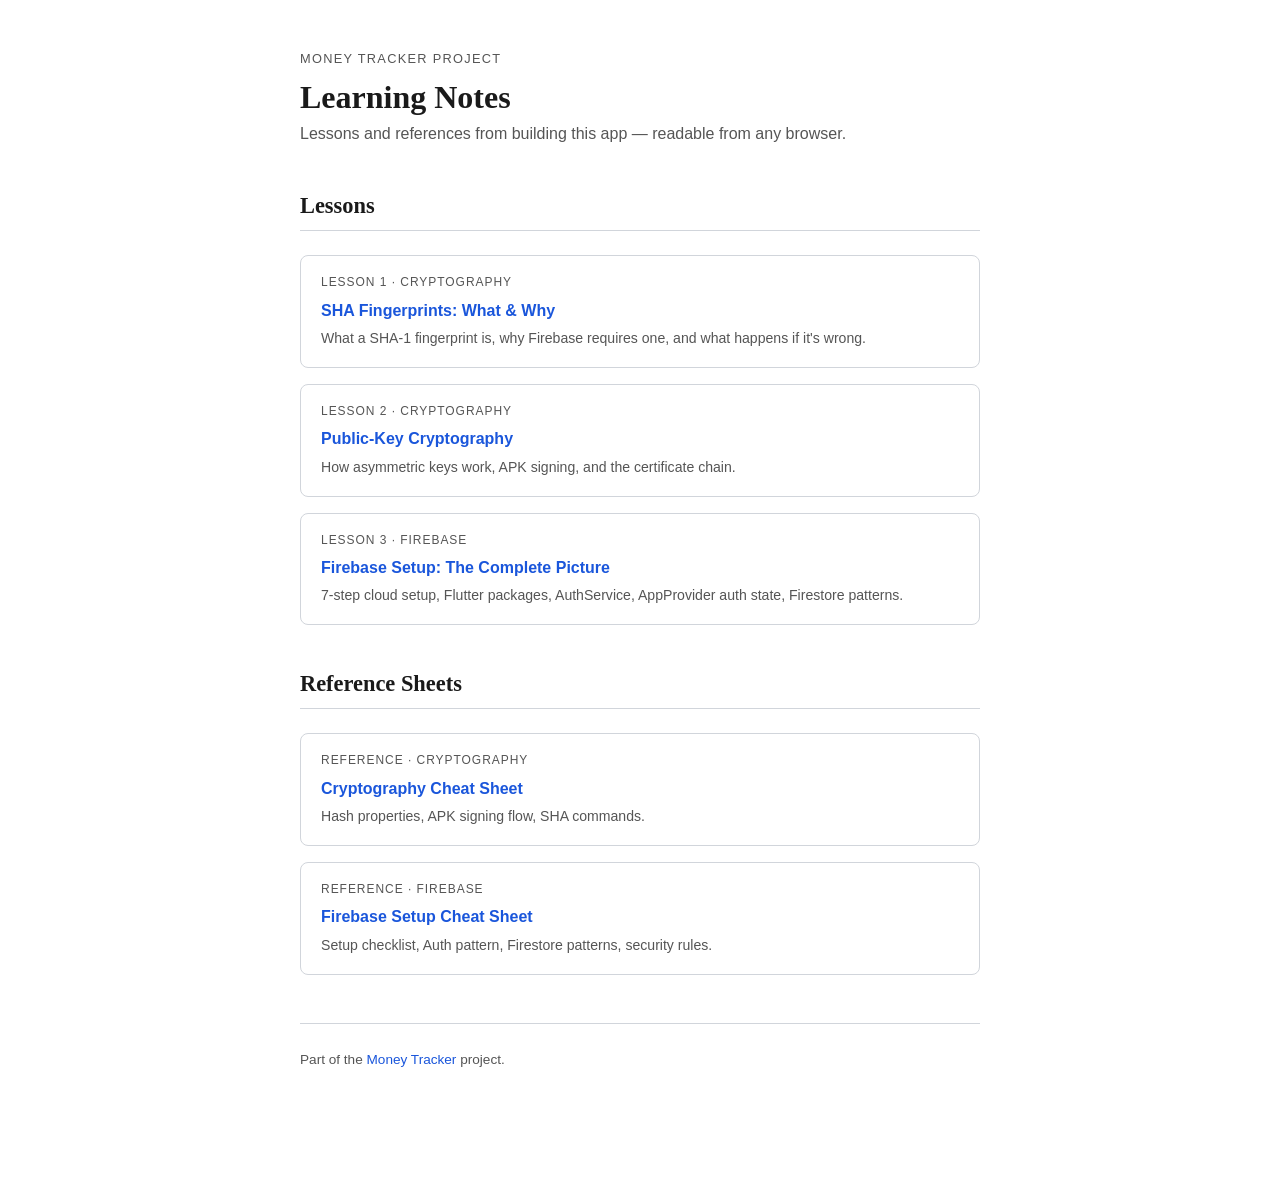
<file: index.html>
<!DOCTYPE html>
<html lang="en">
<head>
  <meta charset="UTF-8" />
  <meta name="viewport" content="width=device-width, initial-scale=1.0" />
  <title>Money Tracker — Learning Notes</title>
  <link rel="stylesheet" href="assets/styles.css" />
  <style>
    .card-grid {
      display: grid;
      grid-template-columns: 1fr;
      gap: 1rem;
      margin: 1.5rem 0;
    }
    .card {
      border: 1px solid var(--border);
      border-radius: 8px;
      padding: 1rem 1.25rem;
      text-decoration: none;
      color: var(--text);
      display: block;
      transition: border-color 0.15s, background 0.15s;
    }
    .card:hover { border-color: var(--accent); background: var(--accent-light); text-decoration: none; }
    .card-label {
      font-family: var(--font-sans);
      font-size: 0.75rem;
      text-transform: uppercase;
      letter-spacing: 0.08em;
      color: var(--muted);
      margin-bottom: 0.25rem;
    }
    .card-title {
      font-family: var(--font-sans);
      font-weight: 600;
      font-size: 1rem;
      color: var(--accent);
    }
    .card-desc {
      font-family: var(--font-sans);
      font-size: 0.88rem;
      color: var(--muted);
      margin-top: 0.2rem;
    }
  </style>
</head>
<body>
<div class="lesson-container">

  <div class="lesson-header">
    <div class="lesson-number">Money Tracker Project</div>
    <h1>Learning Notes</h1>
    <p class="lesson-subtitle">Lessons and references from building this app — readable from any browser.</p>
  </div>

  <h2>Lessons</h2>
  <div class="card-grid">
    <a class="card" href="lessons/0001-sha-fingerprints-what-and-why.html">
      <div class="card-label">Lesson 1 · Cryptography</div>
      <div class="card-title">SHA Fingerprints: What &amp; Why</div>
      <div class="card-desc">What a SHA-1 fingerprint is, why Firebase requires one, and what happens if it's wrong.</div>
    </a>
    <a class="card" href="lessons/0002-public-key-cryptography.html">
      <div class="card-label">Lesson 2 · Cryptography</div>
      <div class="card-title">Public-Key Cryptography</div>
      <div class="card-desc">How asymmetric keys work, APK signing, and the certificate chain.</div>
    </a>
    <a class="card" href="lessons/0003-firebase-setup-complete-picture.html">
      <div class="card-label">Lesson 3 · Firebase</div>
      <div class="card-title">Firebase Setup: The Complete Picture</div>
      <div class="card-desc">7-step cloud setup, Flutter packages, AuthService, AppProvider auth state, Firestore patterns.</div>
    </a>
  </div>

  <h2>Reference Sheets</h2>
  <div class="card-grid">
    <a class="card" href="reference/cryptography-reference.html">
      <div class="card-label">Reference · Cryptography</div>
      <div class="card-title">Cryptography Cheat Sheet</div>
      <div class="card-desc">Hash properties, APK signing flow, SHA commands.</div>
    </a>
    <a class="card" href="reference/firebase-setup-reference.html">
      <div class="card-label">Reference · Firebase</div>
      <div class="card-title">Firebase Setup Cheat Sheet</div>
      <div class="card-desc">Setup checklist, Auth pattern, Firestore patterns, security rules.</div>
    </a>
  </div>

  <div class="lesson-footer">
    <p>Part of the <a href="MISSION.md">Money Tracker</a> project.</p>
  </div>

</div>
</body>
</html>
</file>
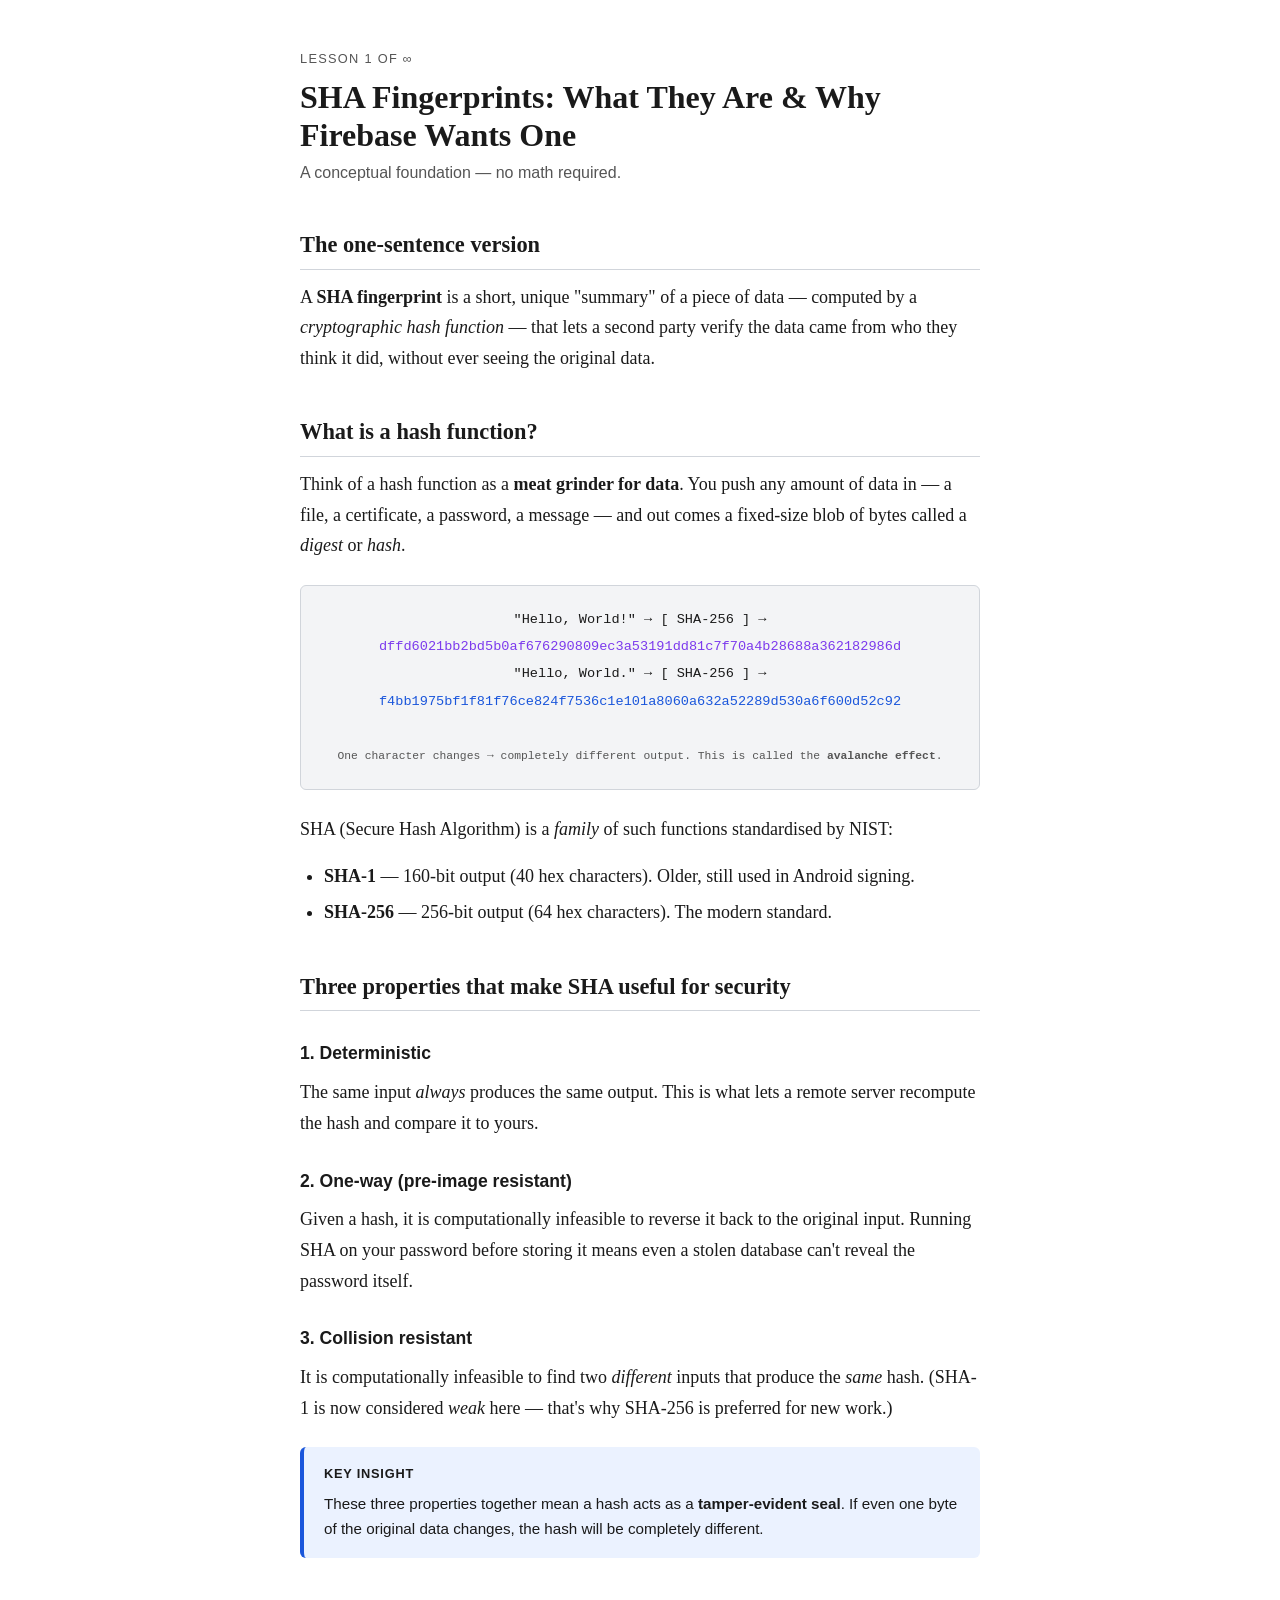
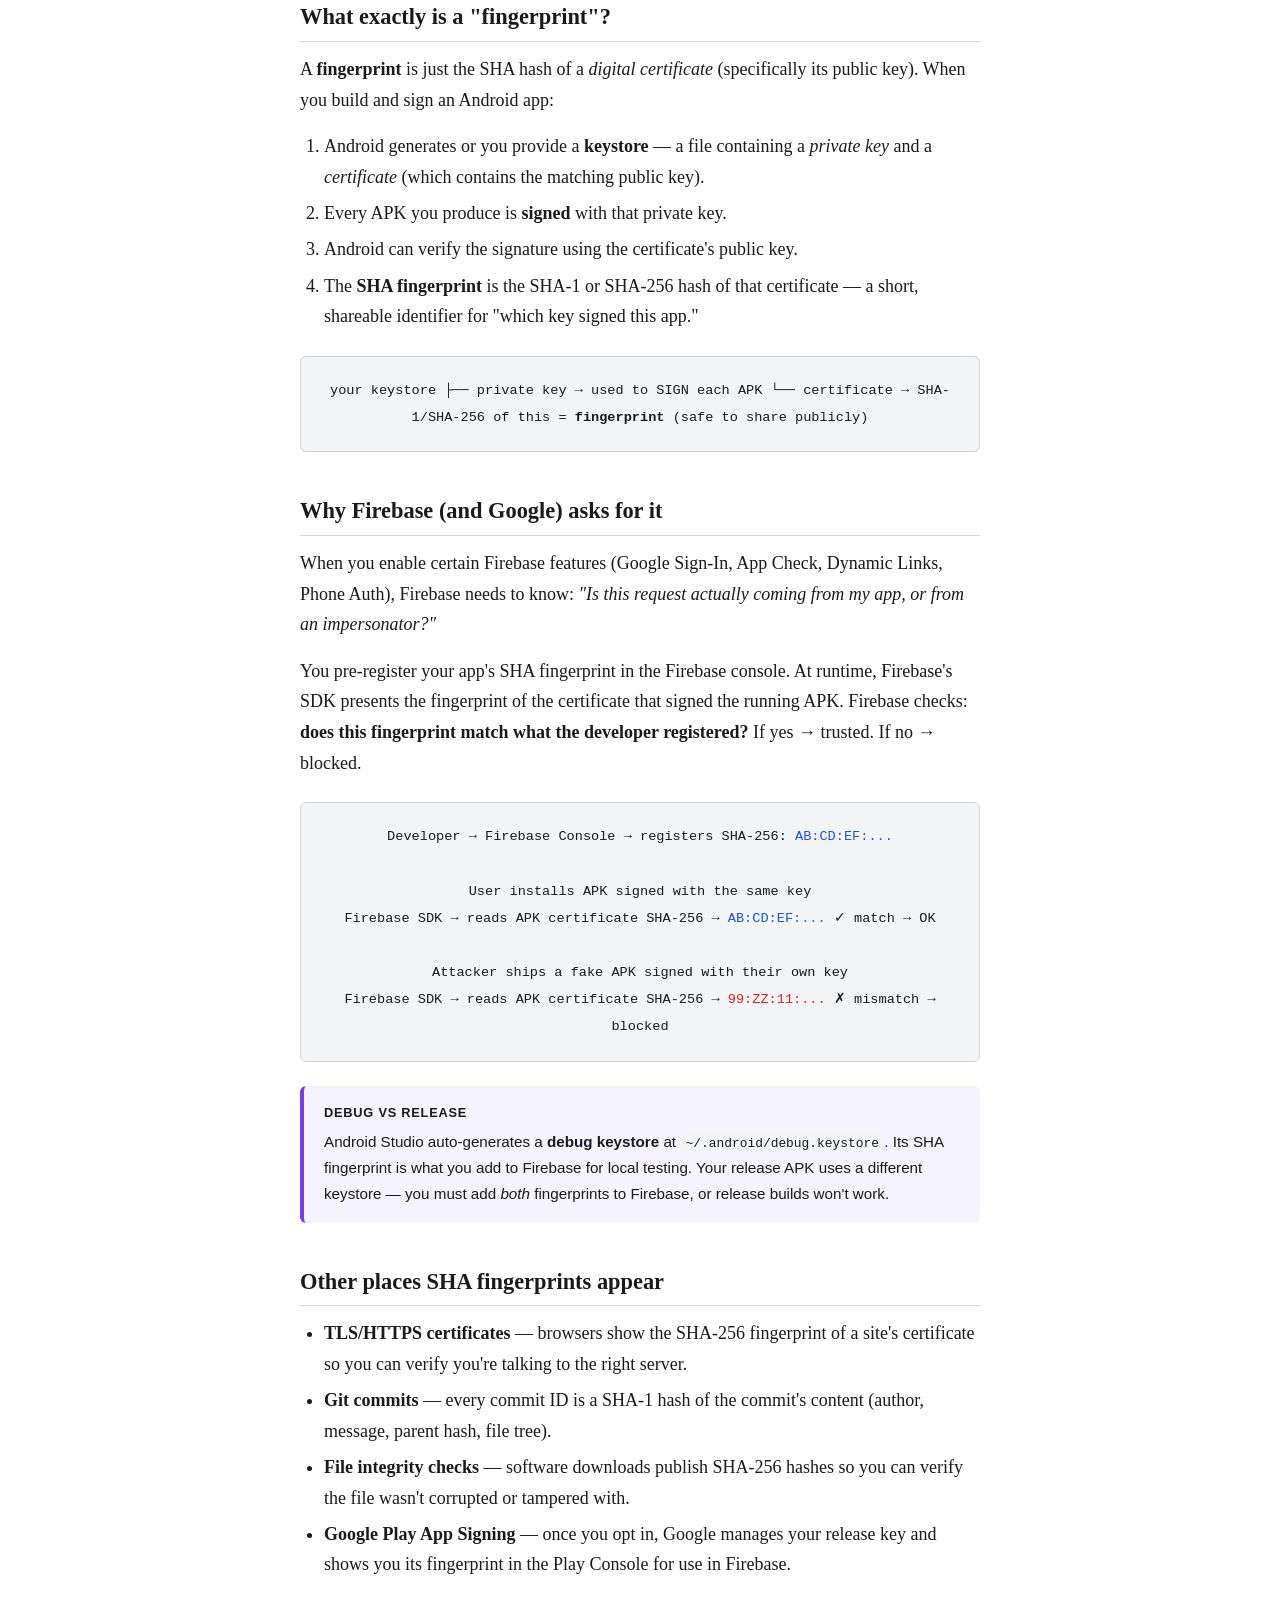
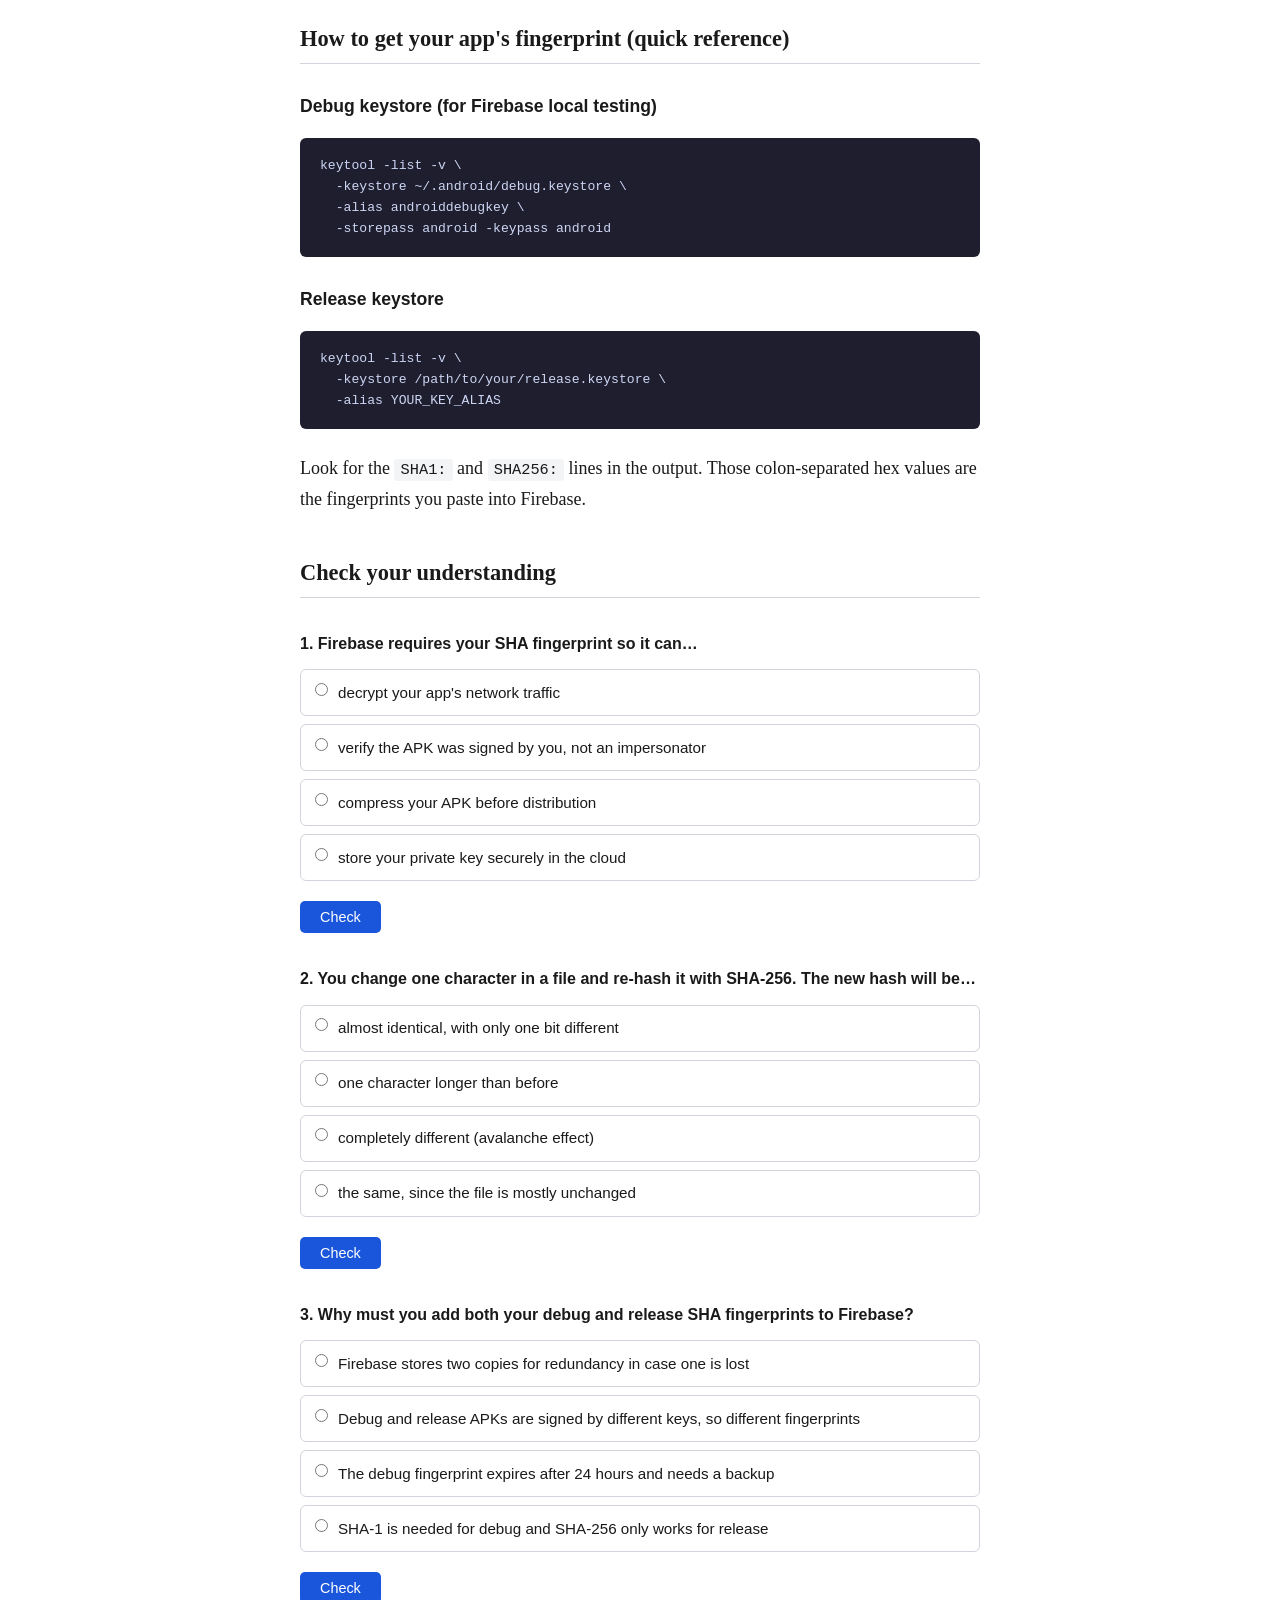
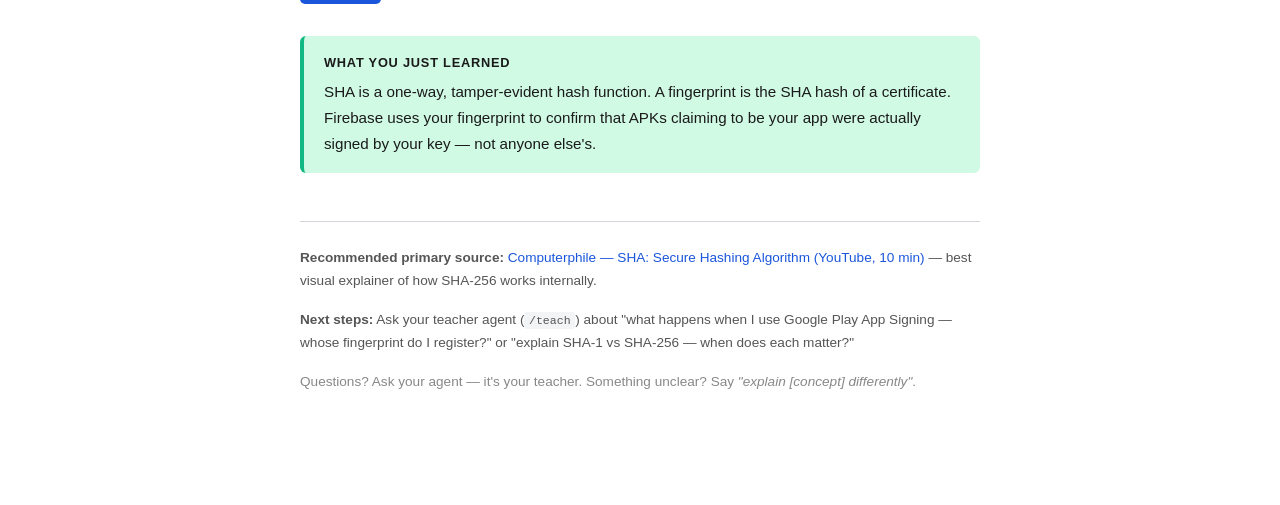
<file: lessons/0001-sha-fingerprints-what-and-why.html>
<!DOCTYPE html>
<html lang="en">
<head>
  <meta charset="UTF-8" />
  <meta name="viewport" content="width=device-width, initial-scale=1.0" />
  <title>Lesson 1 — SHA Fingerprints: What & Why</title>
  <link rel="stylesheet" href="../assets/styles.css" />
</head>
<body>
<div class="lesson-container">

  <div class="lesson-header">
    <div class="lesson-number">Lesson 1 of ∞</div>
    <h1>SHA Fingerprints: What They Are & Why Firebase Wants One</h1>
    <p class="lesson-subtitle">A conceptual foundation — no math required.</p>
  </div>

  <!-- ─────────────────────────────────────── -->
  <h2>The one-sentence version</h2>
  <p>
    A <strong>SHA fingerprint</strong> is a short, unique "summary" of a piece of data —
    computed by a <em>cryptographic hash function</em> — that lets a second party verify
    the data came from who they think it did, without ever seeing the original data.
  </p>

  <!-- ─────────────────────────────────────── -->
  <h2>What is a hash function?</h2>
  <p>
    Think of a hash function as a <strong>meat grinder for data</strong>. You push any
    amount of data in — a file, a certificate, a password, a message — and out comes a
    fixed-size blob of bytes called a <em>digest</em> or <em>hash</em>.
  </p>

  <div class="diagram">
    "Hello, World!"  →  [ SHA-256 ]  →  <span style="color:#7c3aed">dffd6021bb2bd5b0af676290809ec3a53191dd81c7f70a4b28688a362182986d</span>
    <br/>
    "Hello, World."  →  [ SHA-256 ]  →  <span style="color:#1a56db">f4bb1975bf1f81f76ce824f7536c1e101a8060a632a52289d530a6f600d52c92</span>
    <br/><br/>
    <small style="color:#555">One character changes → completely different output. This is called the <strong>avalanche effect</strong>.</small>
  </div>

  <p>SHA (Secure Hash Algorithm) is a <em>family</em> of such functions standardised by NIST:</p>
  <ul>
    <li><strong>SHA-1</strong> — 160-bit output (40 hex characters). Older, still used in Android signing.</li>
    <li><strong>SHA-256</strong> — 256-bit output (64 hex characters). The modern standard.</li>
  </ul>

  <!-- ─────────────────────────────────────── -->
  <h2>Three properties that make SHA useful for security</h2>

  <h3>1. Deterministic</h3>
  <p>The same input <em>always</em> produces the same output. This is what lets a remote server
  recompute the hash and compare it to yours.</p>

  <h3>2. One-way (pre-image resistant)</h3>
  <p>Given a hash, it is computationally infeasible to reverse it back to the original input.
  Running SHA on your password before storing it means even a stolen database can't reveal
  the password itself.</p>

  <h3>3. Collision resistant</h3>
  <p>It is computationally infeasible to find two <em>different</em> inputs that produce the
  <em>same</em> hash. (SHA-1 is now considered <em>weak</em> here — that's why SHA-256
  is preferred for new work.)</p>

  <div class="callout key">
    <div class="callout-title">Key insight</div>
    These three properties together mean a hash acts as a <strong>tamper-evident seal</strong>.
    If even one byte of the original data changes, the hash will be completely different.
  </div>

  <!-- ─────────────────────────────────────── -->
  <h2>What exactly is a "fingerprint"?</h2>
  <p>
    A <strong>fingerprint</strong> is just the SHA hash of a <em>digital certificate</em>
    (specifically its public key). When you build and sign an Android app:
  </p>
  <ol>
    <li>Android generates or you provide a <strong>keystore</strong> — a file containing
        a <em>private key</em> and a <em>certificate</em> (which contains the matching public key).</li>
    <li>Every APK you produce is <strong>signed</strong> with that private key.</li>
    <li>Android can verify the signature using the certificate's public key.</li>
    <li>The <strong>SHA fingerprint</strong> is the SHA-1 or SHA-256 hash of that certificate —
        a short, shareable identifier for "which key signed this app."</li>
  </ol>

  <div class="diagram">
    your keystore
    ├── private key  →  used to SIGN each APK
    └── certificate  →  SHA-1/SHA-256 of this = <strong>fingerprint</strong>
                        (safe to share publicly)
  </div>

  <!-- ─────────────────────────────────────── -->
  <h2>Why Firebase (and Google) asks for it</h2>
  <p>
    When you enable certain Firebase features (Google Sign-In, App Check, Dynamic Links,
    Phone Auth), Firebase needs to know:
    <em>"Is this request actually coming from my app, or from an impersonator?"</em>
  </p>
  <p>
    You pre-register your app's SHA fingerprint in the Firebase console. At runtime,
    Firebase's SDK presents the fingerprint of the certificate that signed the running APK.
    Firebase checks: <strong>does this fingerprint match what the developer registered?</strong>
    If yes → trusted. If no → blocked.
  </p>

  <div class="diagram">
    Developer  →  Firebase Console  →  registers SHA-256: <span style="color:#1a56db">AB:CD:EF:...</span>
    <br/><br/>
    User installs APK signed with the same key
    <br/>
    Firebase SDK  →  reads APK certificate SHA-256  →  <span style="color:#1a56db">AB:CD:EF:...</span>  ✓ match → OK
    <br/><br/>
    Attacker ships a fake APK signed with their own key
    <br/>
    Firebase SDK  →  reads APK certificate SHA-256  →  <span style="color:#e02020">99:ZZ:11:...</span>  ✗ mismatch → blocked
  </div>

  <div class="callout note">
    <div class="callout-title">Debug vs Release</div>
    Android Studio auto-generates a <strong>debug keystore</strong> at
    <code>~/.android/debug.keystore</code>. Its SHA fingerprint is what you add to
    Firebase for local testing. Your release APK uses a different keystore —
    you must add <em>both</em> fingerprints to Firebase, or release builds won't work.
  </div>

  <!-- ─────────────────────────────────────── -->
  <h2>Other places SHA fingerprints appear</h2>
  <ul>
    <li><strong>TLS/HTTPS certificates</strong> — browsers show the SHA-256 fingerprint
        of a site's certificate so you can verify you're talking to the right server.</li>
    <li><strong>Git commits</strong> — every commit ID is a SHA-1 hash of the commit's
        content (author, message, parent hash, file tree).</li>
    <li><strong>File integrity checks</strong> — software downloads publish SHA-256 hashes
        so you can verify the file wasn't corrupted or tampered with.</li>
    <li><strong>Google Play App Signing</strong> — once you opt in, Google manages your
        release key and shows you its fingerprint in the Play Console for use in Firebase.</li>
  </ul>

  <!-- ─────────────────────────────────────── -->
  <h2>How to get your app's fingerprint (quick reference)</h2>

  <h3>Debug keystore (for Firebase local testing)</h3>
  <pre><code>keytool -list -v \
  -keystore ~/.android/debug.keystore \
  -alias androiddebugkey \
  -storepass android -keypass android</code></pre>

  <h3>Release keystore</h3>
  <pre><code>keytool -list -v \
  -keystore /path/to/your/release.keystore \
  -alias YOUR_KEY_ALIAS</code></pre>

  <p>Look for the <code>SHA1:</code> and <code>SHA256:</code> lines in the output.
  Those colon-separated hex values are the fingerprints you paste into Firebase.</p>

  <!-- ─────────────────────────────────────── -->
  <h2>Check your understanding</h2>

  <div class="quiz" id="q1">
    <p class="quiz-question">1. Firebase requires your SHA fingerprint so it can…</p>
    <ul class="quiz-options">
      <li><label><input type="radio" name="q1" value="a"> decrypt your app's network traffic</label></li>
      <li><label><input type="radio" name="q1" value="b"> verify the APK was signed by you, not an impersonator</label></li>
      <li><label><input type="radio" name="q1" value="c"> compress your APK before distribution</label></li>
      <li><label><input type="radio" name="q1" value="d"> store your private key securely in the cloud</label></li>
    </ul>
    <button class="quiz-btn" onclick="checkQ('q1','b','Firebase compares the fingerprint of the certificate that signed the running APK against what you pre-registered. If they match, the request is trusted.')">Check</button>
    <div class="quiz-feedback" id="q1-feedback"></div>
  </div>

  <div class="quiz" id="q2">
    <p class="quiz-question">2. You change one character in a file and re-hash it with SHA-256. The new hash will be…</p>
    <ul class="quiz-options">
      <li><label><input type="radio" name="q2" value="a"> almost identical, with only one bit different</label></li>
      <li><label><input type="radio" name="q2" value="b"> one character longer than before</label></li>
      <li><label><input type="radio" name="q2" value="c"> completely different (avalanche effect)</label></li>
      <li><label><input type="radio" name="q2" value="d"> the same, since the file is mostly unchanged</label></li>
    </ul>
    <button class="quiz-btn" onclick="checkQ('q2','c','This is the avalanche effect — a tiny change in input produces an entirely different output. It is what makes hashes reliable as tamper-evident seals.')">Check</button>
    <div class="quiz-feedback" id="q2-feedback"></div>
  </div>

  <div class="quiz" id="q3">
    <p class="quiz-question">3. Why must you add both your debug and release SHA fingerprints to Firebase?</p>
    <ul class="quiz-options">
      <li><label><input type="radio" name="q3" value="a"> Firebase stores two copies for redundancy in case one is lost</label></li>
      <li><label><input type="radio" name="q3" value="b"> Debug and release APKs are signed by different keys, so different fingerprints</label></li>
      <li><label><input type="radio" name="q3" value="c"> The debug fingerprint expires after 24 hours and needs a backup</label></li>
      <li><label><input type="radio" name="q3" value="d"> SHA-1 is needed for debug and SHA-256 only works for release</label></li>
    </ul>
    <button class="quiz-btn" onclick="checkQ('q3','b','Android Studio auto-generates a debug keystore (~/.android/debug.keystore) and your release APK uses a separate keystore you control. Two different keys → two different fingerprints → both need to be registered.')">Check</button>
    <div class="quiz-feedback" id="q3-feedback"></div>
  </div>

  <!-- ─────────────────────────────────────── -->
  <div class="callout win">
    <div class="callout-title">What you just learned</div>
    SHA is a one-way, tamper-evident hash function. A fingerprint is the SHA hash of a
    certificate. Firebase uses your fingerprint to confirm that APKs claiming to be your
    app were actually signed by your key — not anyone else's.
  </div>

  <!-- ─────────────────────────────────────── -->
  <div class="lesson-footer">
    <p>
      <strong>Recommended primary source:</strong>
      <a href="https://www.youtube.com/watch?v=DMtFhACPnTY" target="_blank">
        Computerphile — SHA: Secure Hashing Algorithm (YouTube, 10 min)
      </a> — best visual explainer of how SHA-256 works internally.
    </p>
    <p style="margin-top:0.75rem">
      <strong>Next steps:</strong> Ask your teacher agent (<code>/teach</code>) about
      "what happens when I use Google Play App Signing — whose fingerprint do I register?"
      or "explain SHA-1 vs SHA-256 — when does each matter?"
    </p>
    <p style="margin-top:0.75rem; color:#888">
      Questions? Ask your agent — it's your teacher.
      Something unclear? Say <em>"explain [concept] differently"</em>.
    </p>
  </div>

</div>

<script>
function checkQ(qId, correct, explanation) {
  const selected = document.querySelector(`input[name="${qId}"]:checked`);
  const fb = document.getElementById(`${qId}-feedback`);
  if (!selected) { fb.style.display = 'block'; fb.className = 'quiz-feedback incorrect'; fb.textContent = 'Please select an answer first.'; return; }
  fb.style.display = 'block';
  if (selected.value === correct) {
    fb.className = 'quiz-feedback correct';
    fb.textContent = '✓ Correct. ' + explanation;
  } else {
    fb.className = 'quiz-feedback incorrect';
    fb.textContent = '✗ Not quite. ' + explanation;
  }
}
</script>
</body>
</html>
</file>
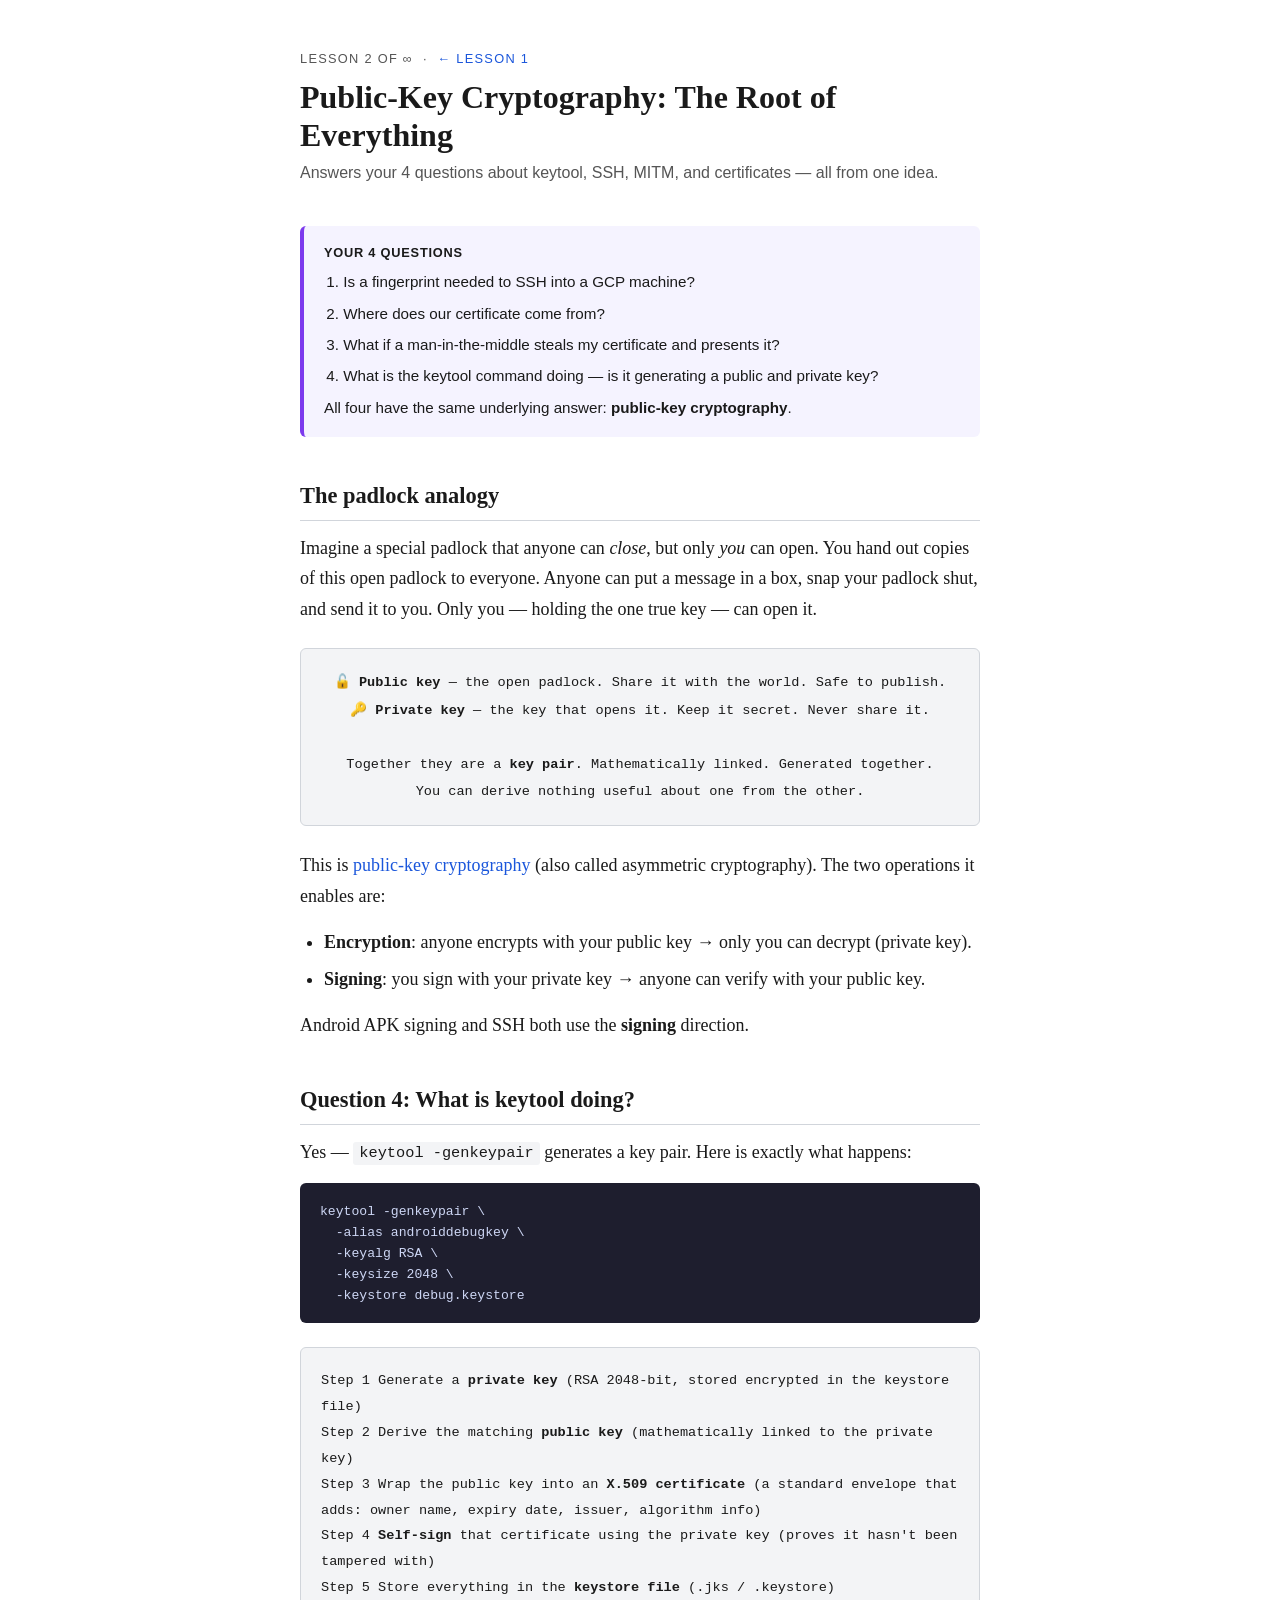
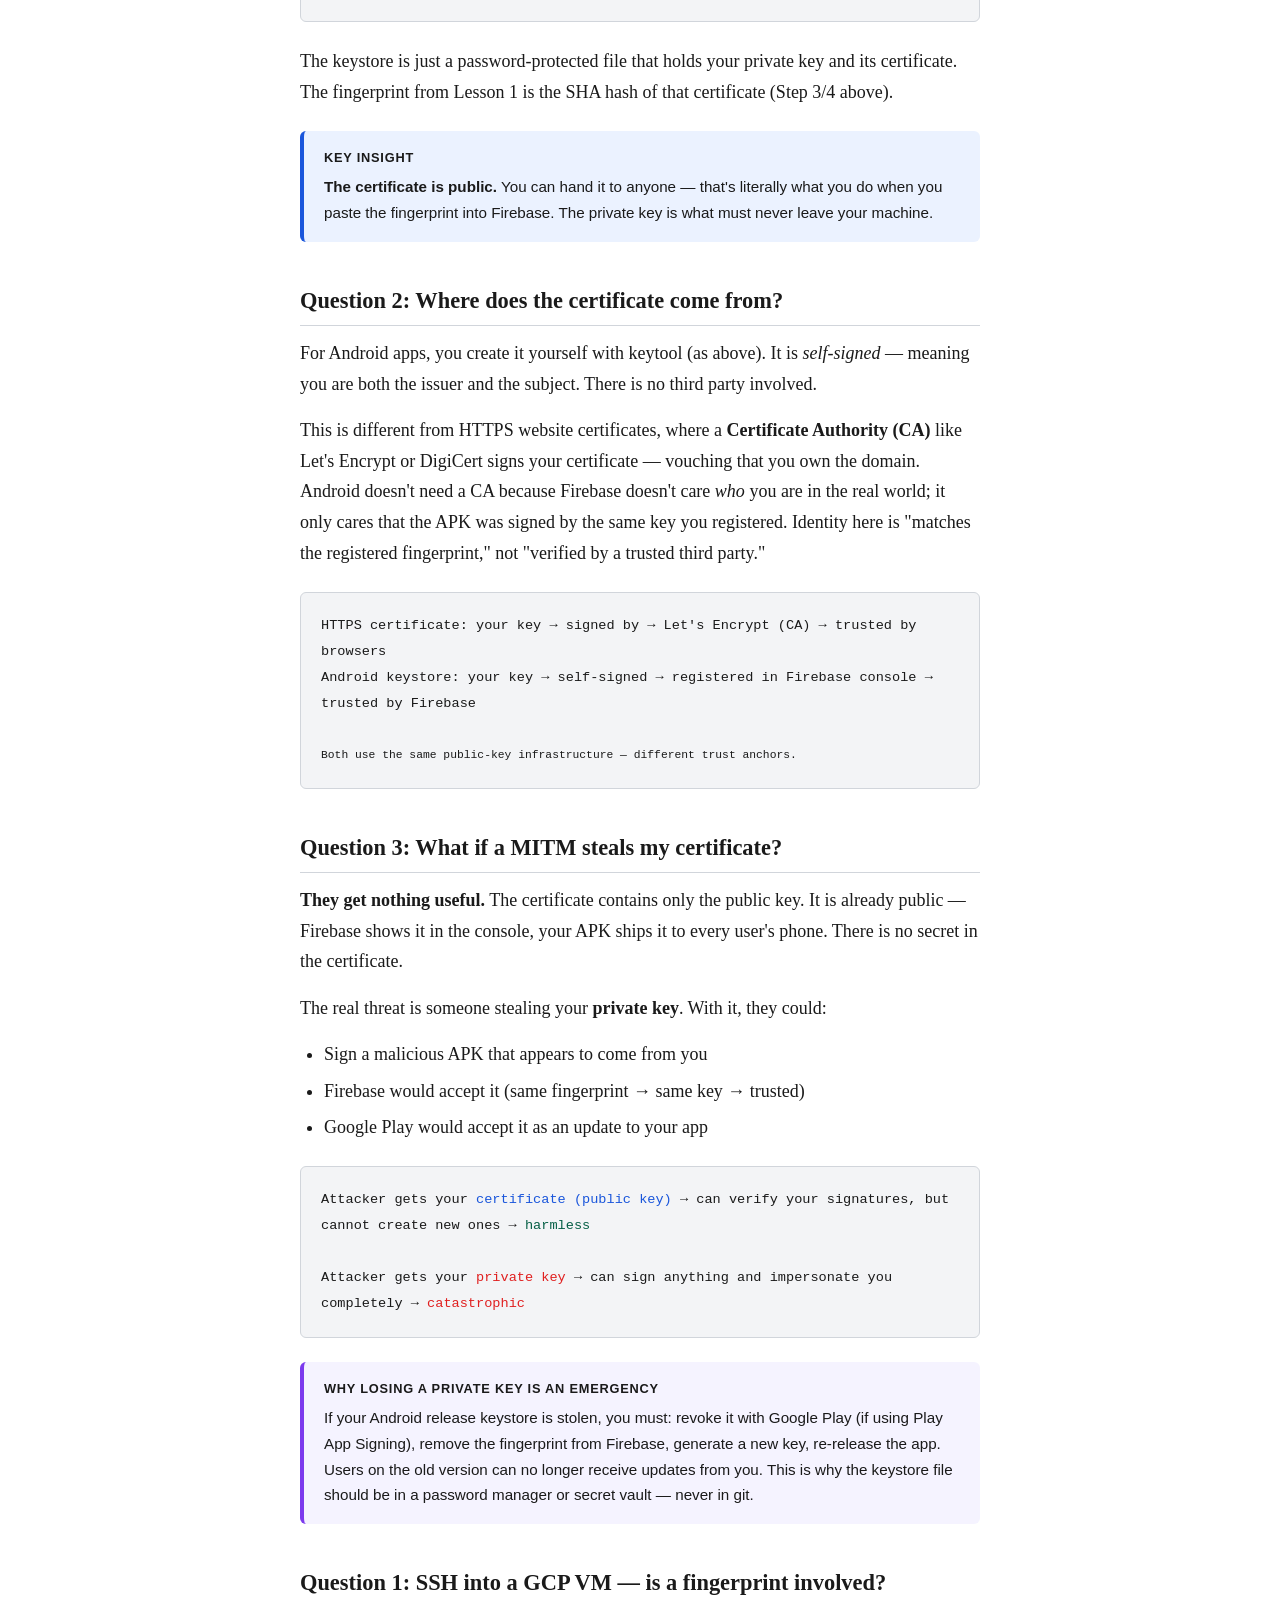
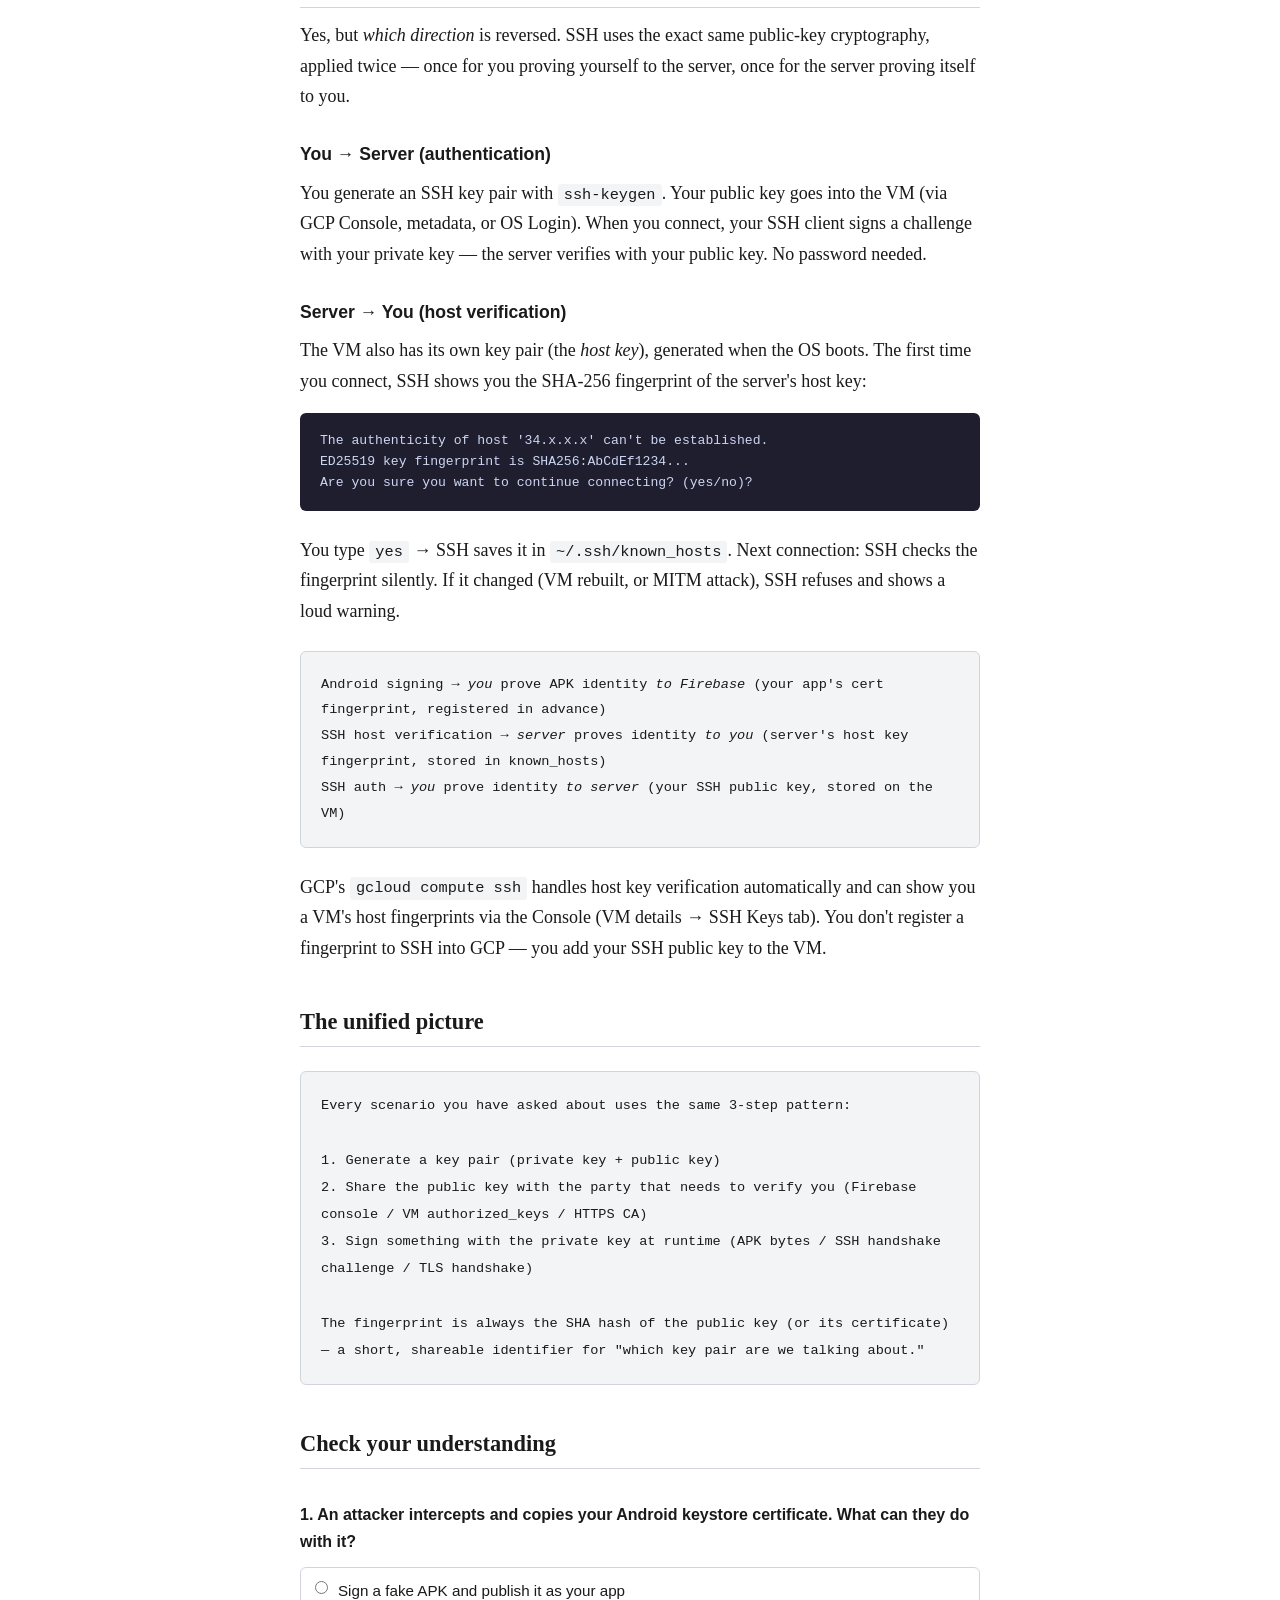
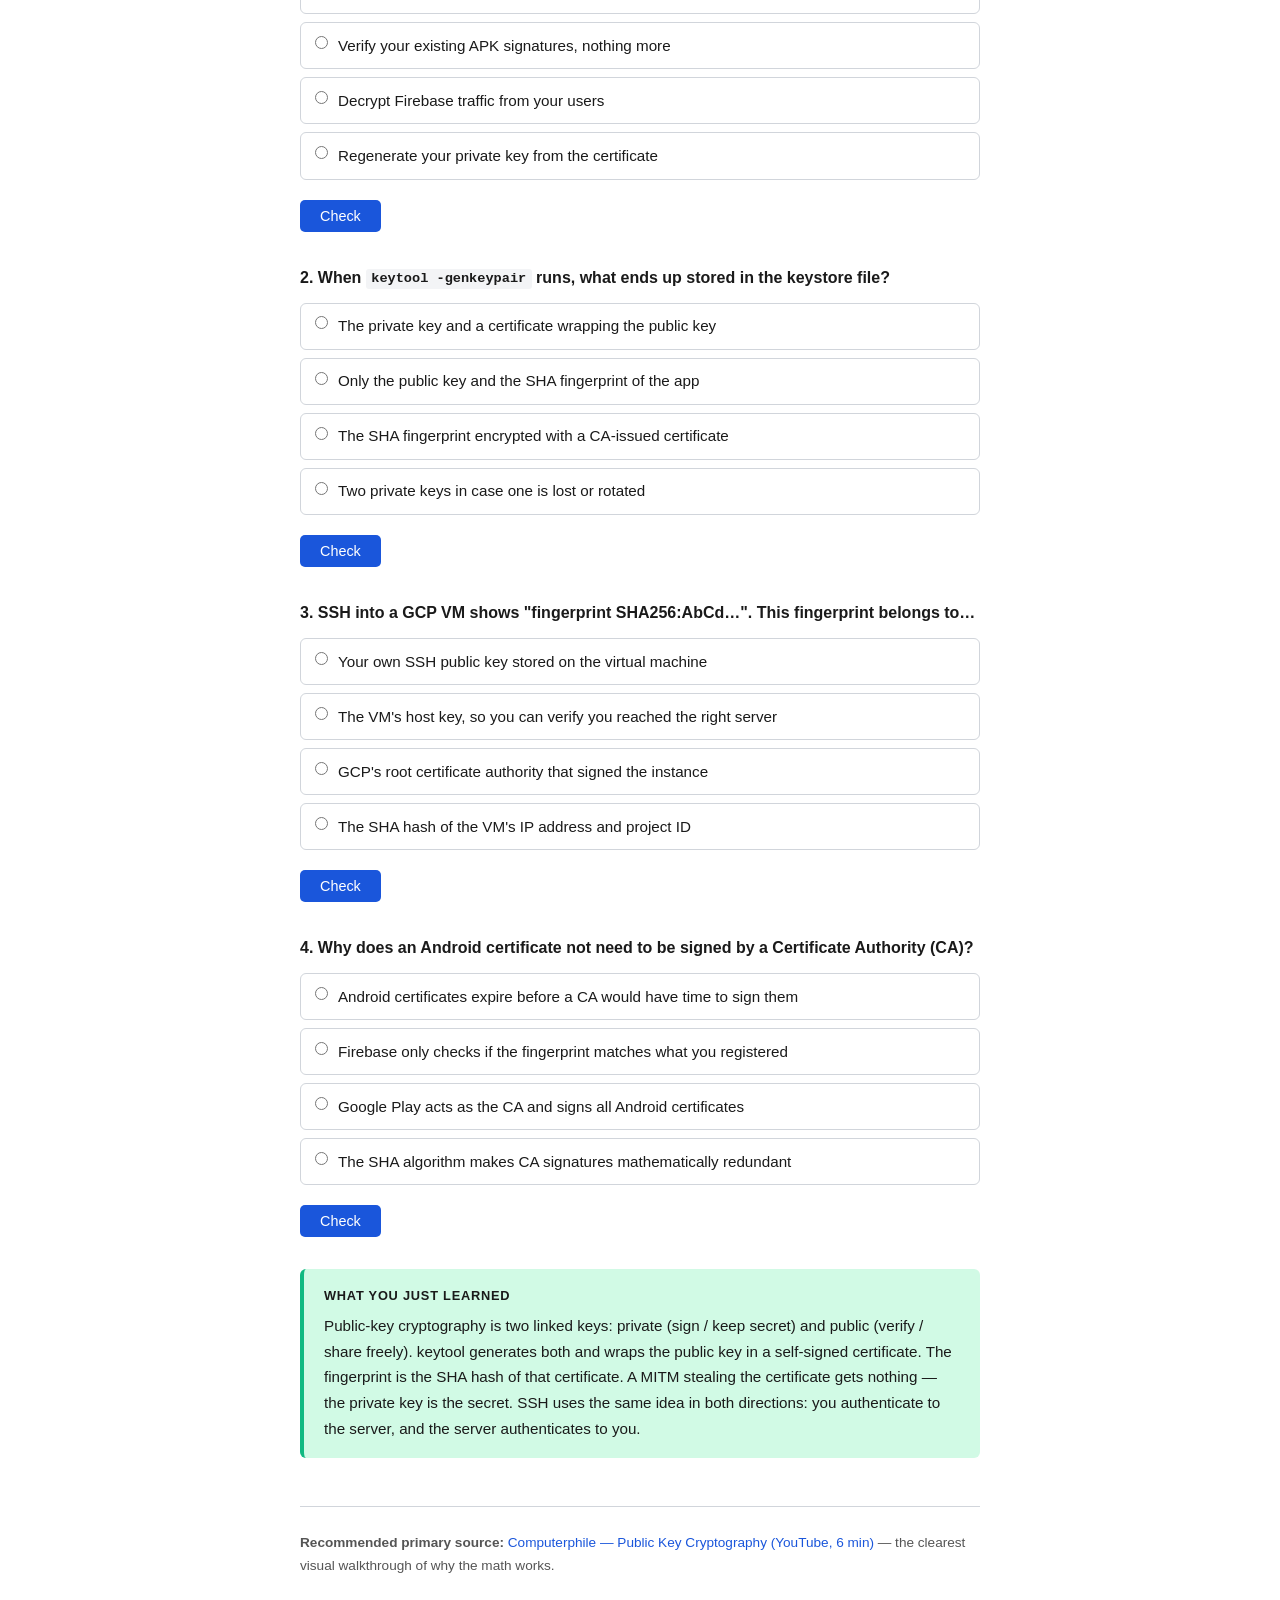
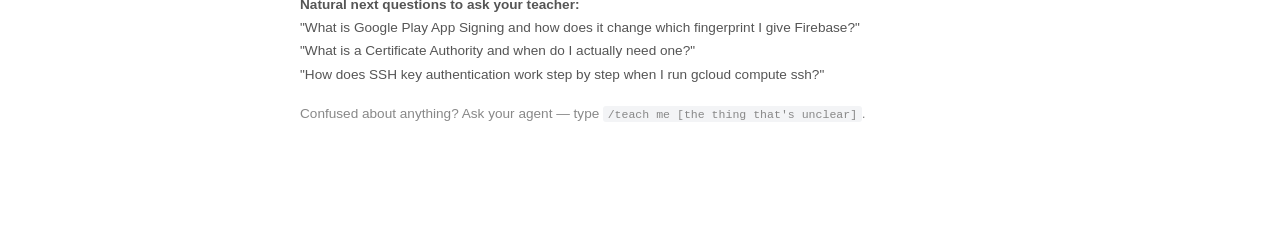
<file: lessons/0002-public-key-cryptography.html>
<!DOCTYPE html>
<html lang="en">
<head>
  <meta charset="UTF-8" />
  <meta name="viewport" content="width=device-width, initial-scale=1.0" />
  <title>Lesson 2 — Public-Key Cryptography: The Root of Everything</title>
  <link rel="stylesheet" href="../assets/styles.css" />
</head>
<body>
<div class="lesson-container">

  <div class="lesson-header">
    <div class="lesson-number">Lesson 2 of ∞ &nbsp;·&nbsp; <a href="0001-sha-fingerprints-what-and-why.html">← Lesson 1</a></div>
    <h1>Public-Key Cryptography: The Root of Everything</h1>
    <p class="lesson-subtitle">Answers your 4 questions about keytool, SSH, MITM, and certificates — all from one idea.</p>
  </div>

  <div class="callout note">
    <div class="callout-title">Your 4 questions</div>
    <ol style="margin:0 0 0 1.2rem">
      <li>Is a fingerprint needed to SSH into a GCP machine?</li>
      <li>Where does our certificate come from?</li>
      <li>What if a man-in-the-middle steals my certificate and presents it?</li>
      <li>What is the keytool command doing — is it generating a public and private key?</li>
    </ol>
    All four have the same underlying answer: <strong>public-key cryptography</strong>.
  </div>

  <!-- ────────────────────────────────────── -->
  <h2>The padlock analogy</h2>

  <p>
    Imagine a special padlock that anyone can <em>close</em>, but only <em>you</em> can open.
    You hand out copies of this open padlock to everyone. Anyone can put a message in a box,
    snap your padlock shut, and send it to you. Only you — holding the one true key — can open it.
  </p>

  <div class="diagram">
    🔓 <strong>Public key</strong> — the open padlock. Share it with the world. Safe to publish.
    <br/>
    🔑 <strong>Private key</strong> — the key that opens it. Keep it secret. Never share it.
    <br/><br/>
    Together they are a <strong>key pair</strong>. Mathematically linked. Generated together.
    <br/>
    You can derive nothing useful about one from the other.
  </div>

  <p>
    This is <a href="https://en.wikipedia.org/wiki/Public-key_cryptography" target="_blank">
    public-key cryptography</a> (also called asymmetric cryptography). The two operations it enables are:
  </p>
  <ul>
    <li><strong>Encryption</strong>: anyone encrypts with your public key → only you can decrypt (private key).</li>
    <li><strong>Signing</strong>: you sign with your private key → anyone can verify with your public key.</li>
  </ul>
  <p>
    Android APK signing and SSH both use the <strong>signing</strong> direction.
  </p>

  <!-- ────────────────────────────────────── -->
  <h2>Question 4: What is keytool doing?</h2>
  <p>Yes — <code>keytool -genkeypair</code> generates a key pair. Here is exactly what happens:</p>

  <pre><code>keytool -genkeypair \
  -alias androiddebugkey \
  -keyalg RSA \
  -keysize 2048 \
  -keystore debug.keystore</code></pre>

  <div class="diagram" style="text-align:left; line-height:1.9">
    Step 1  Generate a <strong>private key</strong>  (RSA 2048-bit, stored encrypted in the keystore file)
    <br/>
    Step 2  Derive the matching <strong>public key</strong>  (mathematically linked to the private key)
    <br/>
    Step 3  Wrap the public key into an <strong>X.509 certificate</strong>
            (a standard envelope that adds: owner name, expiry date, issuer, algorithm info)
    <br/>
    Step 4  <strong>Self-sign</strong> that certificate using the private key
            (proves it hasn't been tampered with)
    <br/>
    Step 5  Store everything in the <strong>keystore file</strong>  (.jks / .keystore)
  </div>

  <p>
    The keystore is just a password-protected file that holds your private key and its certificate.
    The fingerprint from Lesson 1 is the SHA hash of that certificate (Step 3/4 above).
  </p>

  <div class="callout key">
    <div class="callout-title">Key insight</div>
    <strong>The certificate is public.</strong> You can hand it to anyone — that's literally what
    you do when you paste the fingerprint into Firebase. The private key is what must never leave
    your machine.
  </div>

  <!-- ────────────────────────────────────── -->
  <h2>Question 2: Where does the certificate come from?</h2>
  <p>
    For Android apps, you create it yourself with keytool (as above). It is <em>self-signed</em> —
    meaning you are both the issuer and the subject. There is no third party involved.
  </p>
  <p>
    This is different from HTTPS website certificates, where a <strong>Certificate Authority (CA)</strong>
    like Let's Encrypt or DigiCert signs your certificate — vouching that you own the domain.
    Android doesn't need a CA because Firebase doesn't care <em>who</em> you are in the real world;
    it only cares that the APK was signed by the same key you registered. Identity here is
    "matches the registered fingerprint," not "verified by a trusted third party."
  </p>

  <div class="diagram" style="text-align:left; line-height: 1.9">
    HTTPS certificate:  your key → signed by → Let's Encrypt (CA) → trusted by browsers
    <br/>
    Android keystore:   your key → self-signed → registered in Firebase console → trusted by Firebase
    <br/><br/>
    <small>Both use the same public-key infrastructure — different trust anchors.</small>
  </div>

  <!-- ────────────────────────────────────── -->
  <h2>Question 3: What if a MITM steals my certificate?</h2>

  <p>
    <strong>They get nothing useful.</strong> The certificate contains only the public key.
    It is already public — Firebase shows it in the console, your APK ships it to every user's phone.
    There is no secret in the certificate.
  </p>
  <p>
    The real threat is someone stealing your <strong>private key</strong>. With it, they could:
  </p>
  <ul>
    <li>Sign a malicious APK that appears to come from you</li>
    <li>Firebase would accept it (same fingerprint → same key → trusted)</li>
    <li>Google Play would accept it as an update to your app</li>
  </ul>

  <div class="diagram" style="text-align:left; line-height:1.9">
    Attacker gets your <span style="color:#1a56db">certificate (public key)</span>
    → can verify your signatures, but cannot create new ones → <span style="color:#065f46">harmless</span>
    <br/><br/>
    Attacker gets your <span style="color:#e02020">private key</span>
    → can sign anything and impersonate you completely → <span style="color:#e02020">catastrophic</span>
  </div>

  <div class="callout note">
    <div class="callout-title">Why losing a private key is an emergency</div>
    If your Android release keystore is stolen, you must: revoke it with Google Play
    (if using Play App Signing), remove the fingerprint from Firebase, generate a new key,
    re-release the app. Users on the old version can no longer receive updates from you.
    This is why the keystore file should be in a password manager or secret vault — never in git.
  </div>

  <!-- ────────────────────────────────────── -->
  <h2>Question 1: SSH into a GCP VM — is a fingerprint involved?</h2>

  <p>
    Yes, but <em>which direction</em> is reversed. SSH uses the exact same public-key cryptography,
    applied twice — once for you proving yourself to the server, once for the server proving itself to you.
  </p>

  <h3>You → Server (authentication)</h3>
  <p>
    You generate an SSH key pair with <code>ssh-keygen</code>. Your public key goes into the VM
    (via GCP Console, metadata, or OS Login). When you connect, your SSH client signs a challenge
    with your private key — the server verifies with your public key. No password needed.
  </p>

  <h3>Server → You (host verification)</h3>
  <p>
    The VM also has its own key pair (the <em>host key</em>), generated when the OS boots.
    The first time you connect, SSH shows you the SHA-256 fingerprint of the server's host key:
  </p>
  <pre><code>The authenticity of host '34.x.x.x' can't be established.
ED25519 key fingerprint is SHA256:AbCdEf1234...
Are you sure you want to continue connecting? (yes/no)?</code></pre>
  <p>
    You type <code>yes</code> → SSH saves it in <code>~/.ssh/known_hosts</code>.
    Next connection: SSH checks the fingerprint silently. If it changed (VM rebuilt, or MITM
    attack), SSH refuses and shows a loud warning.
  </p>

  <div class="diagram" style="text-align:left; line-height:1.9">
    Android signing        →  <em>you</em> prove APK identity <em>to Firebase</em>
                              (your app's cert fingerprint, registered in advance)
    <br/>
    SSH host verification  →  <em>server</em> proves identity <em>to you</em>
                              (server's host key fingerprint, stored in known_hosts)
    <br/>
    SSH auth               →  <em>you</em> prove identity <em>to server</em>
                              (your SSH public key, stored on the VM)
  </div>

  <p>
    GCP's <code>gcloud compute ssh</code> handles host key verification automatically and can
    show you a VM's host fingerprints via the Console (VM details → SSH Keys tab).
    You don't register a fingerprint to SSH into GCP — you add your SSH public key to the VM.
  </p>

  <!-- ────────────────────────────────────── -->
  <h2>The unified picture</h2>
  <div class="diagram" style="text-align:left; line-height:2">
    Every scenario you have asked about uses the same 3-step pattern:
    <br/><br/>
    1. Generate a key pair  (private key + public key)
    <br/>
    2. Share the public key with the party that needs to verify you
       (Firebase console / VM authorized_keys / HTTPS CA)
    <br/>
    3. Sign something with the private key at runtime
       (APK bytes / SSH handshake challenge / TLS handshake)
    <br/><br/>
    The fingerprint is always the SHA hash of the public key (or its certificate) —
    a short, shareable identifier for "which key pair are we talking about."
  </div>

  <!-- ────────────────────────────────────── -->
  <h2>Check your understanding</h2>

  <div class="quiz" id="q1">
    <p class="quiz-question">1. An attacker intercepts and copies your Android keystore certificate. What can they do with it?</p>
    <ul class="quiz-options">
      <li><label><input type="radio" name="q1" value="a"> Sign a fake APK and publish it as your app</label></li>
      <li><label><input type="radio" name="q1" value="b"> Verify your existing APK signatures, nothing more</label></li>
      <li><label><input type="radio" name="q1" value="c"> Decrypt Firebase traffic from your users</label></li>
      <li><label><input type="radio" name="q1" value="d"> Regenerate your private key from the certificate</label></li>
    </ul>
    <button class="quiz-btn" onclick="checkQ('q1','b','The certificate contains only the public key. The public key can verify signatures but cannot create them. Signing requires the private key, which is never in the certificate.')">Check</button>
    <div class="quiz-feedback" id="q1-feedback"></div>
  </div>

  <div class="quiz" id="q2">
    <p class="quiz-question">2. When <code>keytool -genkeypair</code> runs, what ends up stored in the keystore file?</p>
    <ul class="quiz-options">
      <li><label><input type="radio" name="q2" value="a"> The private key and a certificate wrapping the public key</label></li>
      <li><label><input type="radio" name="q2" value="b"> Only the public key and the SHA fingerprint of the app</label></li>
      <li><label><input type="radio" name="q2" value="c"> The SHA fingerprint encrypted with a CA-issued certificate</label></li>
      <li><label><input type="radio" name="q2" value="d"> Two private keys in case one is lost or rotated</label></li>
    </ul>
    <button class="quiz-btn" onclick="checkQ('q2','a','keytool generates the key pair, wraps the public key in a self-signed X.509 certificate, then stores both the private key and the certificate in the keystore file.')">Check</button>
    <div class="quiz-feedback" id="q2-feedback"></div>
  </div>

  <div class="quiz" id="q3">
    <p class="quiz-question">3. SSH into a GCP VM shows "fingerprint SHA256:AbCd…". This fingerprint belongs to…</p>
    <ul class="quiz-options">
      <li><label><input type="radio" name="q3" value="a"> Your own SSH public key stored on the virtual machine</label></li>
      <li><label><input type="radio" name="q3" value="b"> The VM's host key, so you can verify you reached the right server</label></li>
      <li><label><input type="radio" name="q3" value="c"> GCP's root certificate authority that signed the instance</label></li>
      <li><label><input type="radio" name="q3" value="d"> The SHA hash of the VM's IP address and project ID</label></li>
    </ul>
    <button class="quiz-btn" onclick="checkQ('q3','b','The SSH server (the VM) has its own host key pair. The fingerprint is the SHA-256 hash of the server\\'s public host key. You store it in ~/.ssh/known_hosts so future connections can verify the server hasn\\'t been swapped out.')">Check</button>
    <div class="quiz-feedback" id="q3-feedback"></div>
  </div>

  <div class="quiz" id="q4">
    <p class="quiz-question">4. Why does an Android certificate not need to be signed by a Certificate Authority (CA)?</p>
    <ul class="quiz-options">
      <li><label><input type="radio" name="q4" value="a"> Android certificates expire before a CA would have time to sign them</label></li>
      <li><label><input type="radio" name="q4" value="b"> Firebase only checks if the fingerprint matches what you registered</label></li>
      <li><label><input type="radio" name="q4" value="c"> Google Play acts as the CA and signs all Android certificates</label></li>
      <li><label><input type="radio" name="q4" value="d"> The SHA algorithm makes CA signatures mathematically redundant</label></li>
    </ul>
    <button class="quiz-btn" onclick="checkQ('q4','b','Firebase does not care who you are in the real world — it only checks that the fingerprint of the certificate that signed the APK matches what the developer pre-registered. Identity is \'matches the registered key\', not \'vouched for by a CA\'.')">Check</button>
    <div class="quiz-feedback" id="q4-feedback"></div>
  </div>

  <!-- ────────────────────────────────────── -->
  <div class="callout win">
    <div class="callout-title">What you just learned</div>
    Public-key cryptography is two linked keys: private (sign / keep secret) and public
    (verify / share freely). keytool generates both and wraps the public key in a self-signed
    certificate. The fingerprint is the SHA hash of that certificate. A MITM stealing the
    certificate gets nothing — the private key is the secret. SSH uses the same idea in both
    directions: you authenticate to the server, and the server authenticates to you.
  </div>

  <!-- ────────────────────────────────────── -->
  <div class="lesson-footer">
    <p>
      <strong>Recommended primary source:</strong>
      <a href="https://www.youtube.com/watch?v=AQDCe585Lnc" target="_blank">
        Computerphile — Public Key Cryptography (YouTube, 6 min)
      </a> — the clearest visual walkthrough of why the math works.
    </p>
    <p style="margin-top:0.75rem">
      <strong>Natural next questions to ask your teacher:</strong><br/>
      "What is Google Play App Signing and how does it change which fingerprint I give Firebase?" <br/>
      "What is a Certificate Authority and when do I actually need one?"<br/>
      "How does SSH key authentication work step by step when I run gcloud compute ssh?"
    </p>
    <p style="margin-top:0.75rem; color:#888">
      Confused about anything? Ask your agent — type <code>/teach me [the thing that's unclear]</code>.
    </p>
  </div>

</div>
<script>
function checkQ(qId, correct, explanation) {
  const selected = document.querySelector(`input[name="${qId}"]:checked`);
  const fb = document.getElementById(`${qId}-feedback`);
  if (!selected) { fb.style.display='block'; fb.className='quiz-feedback incorrect'; fb.textContent='Please select an answer first.'; return; }
  fb.style.display = 'block';
  if (selected.value === correct) {
    fb.className = 'quiz-feedback correct';
    fb.textContent = '✓ Correct. ' + explanation;
  } else {
    fb.className = 'quiz-feedback incorrect';
    fb.textContent = '✗ Not quite. ' + explanation;
  }
}
</script>
</body>
</html>
</file>
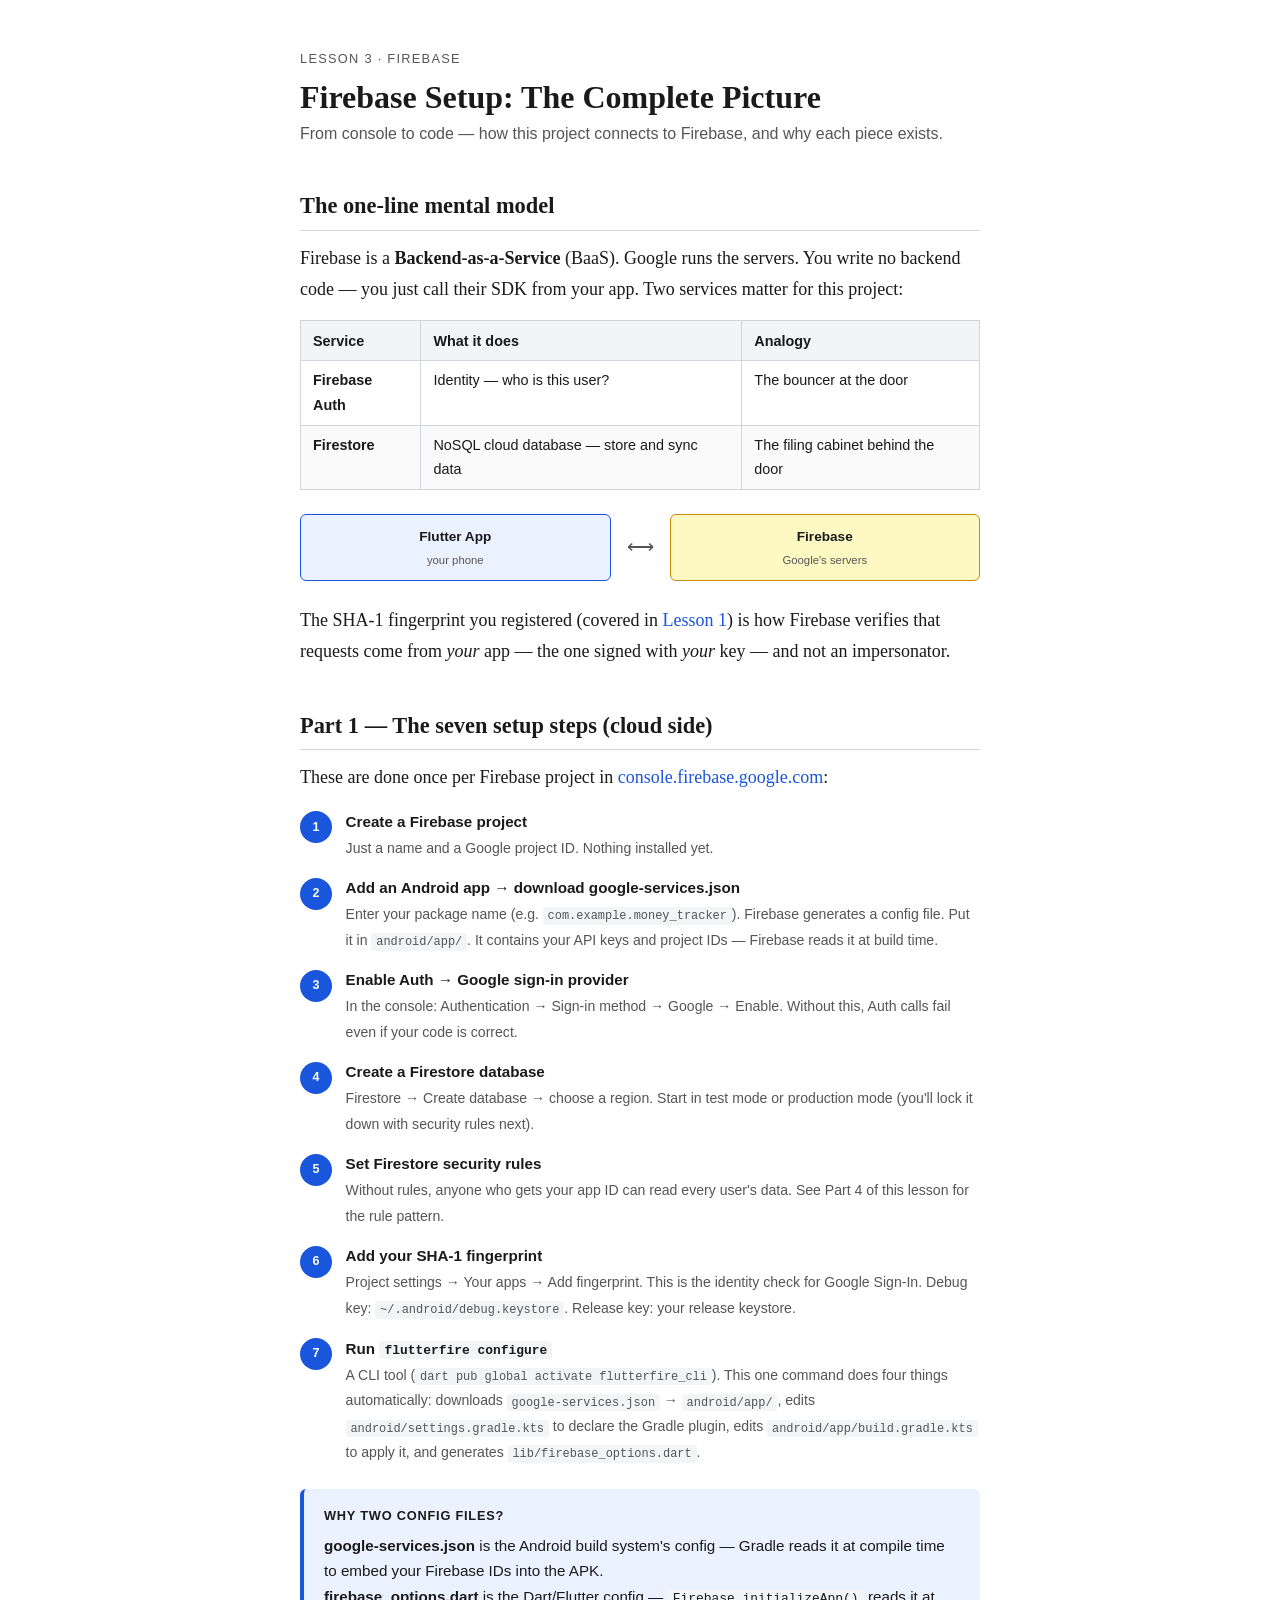
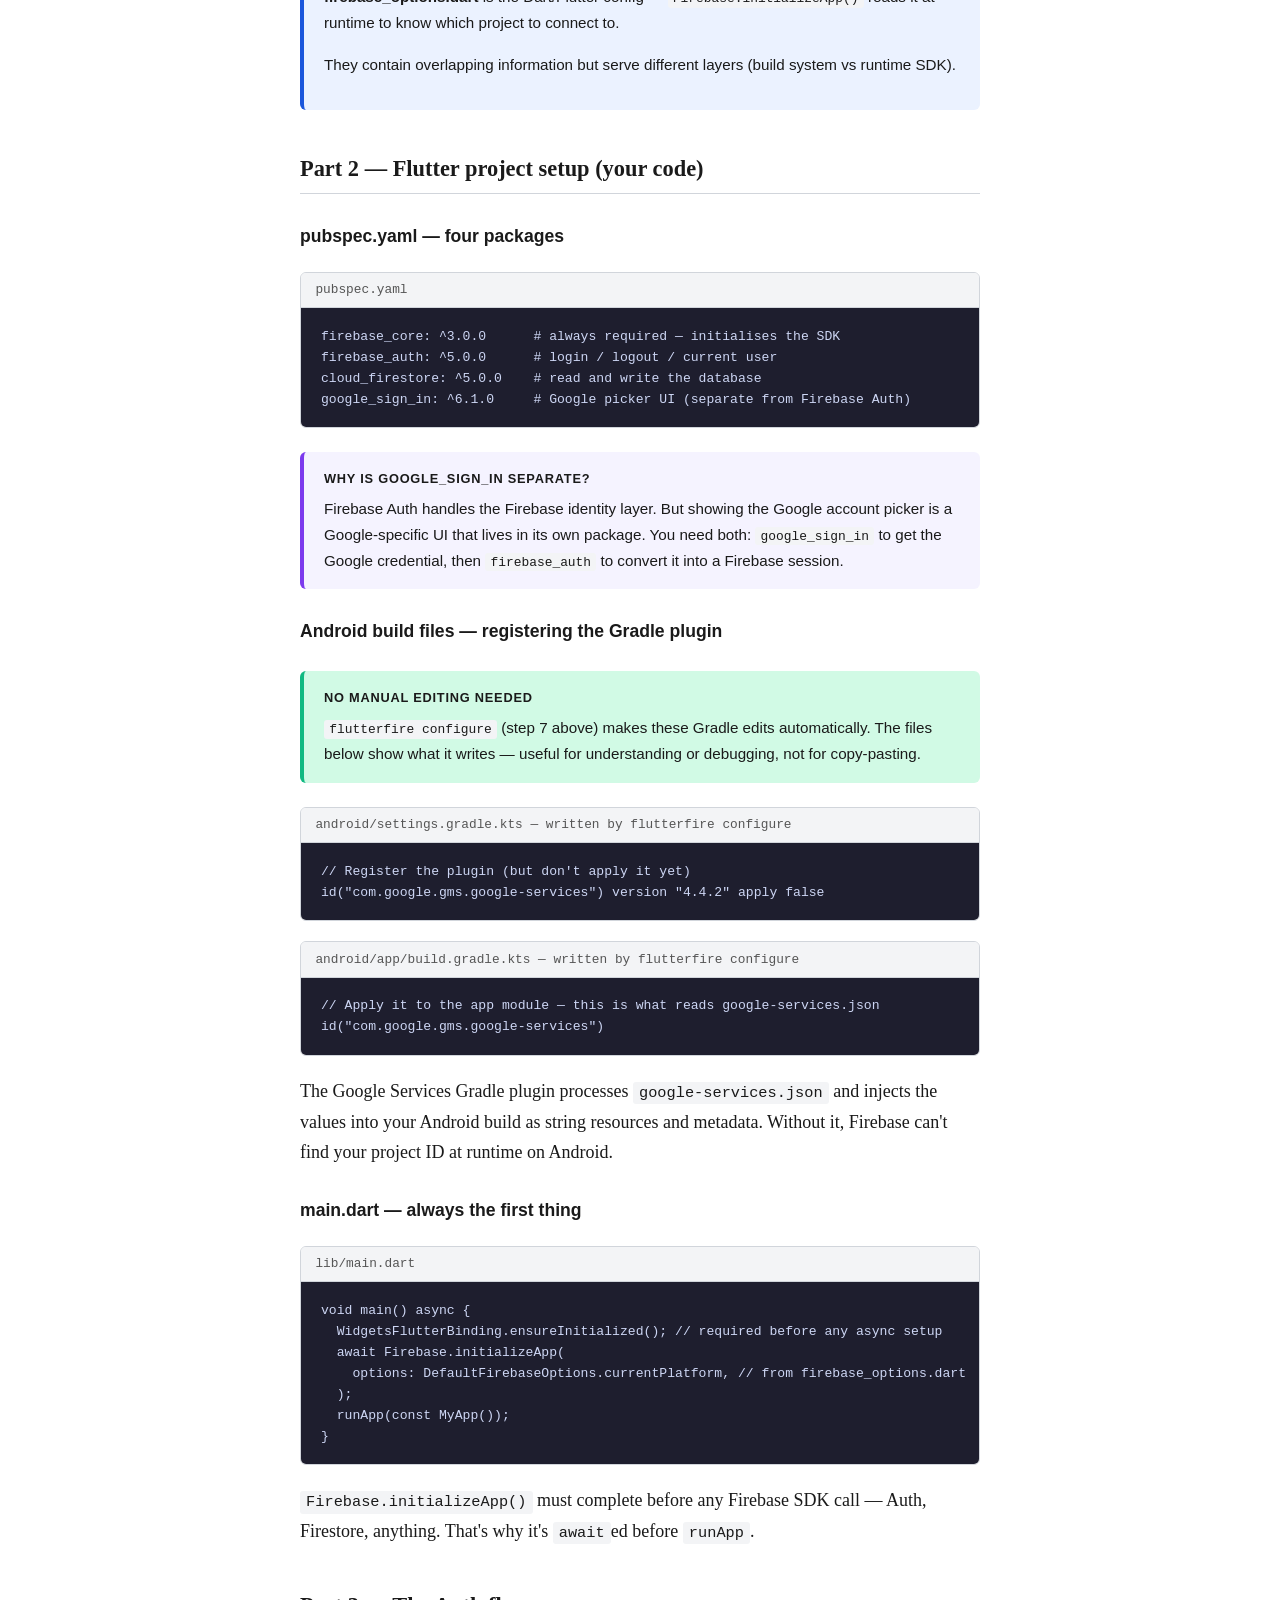
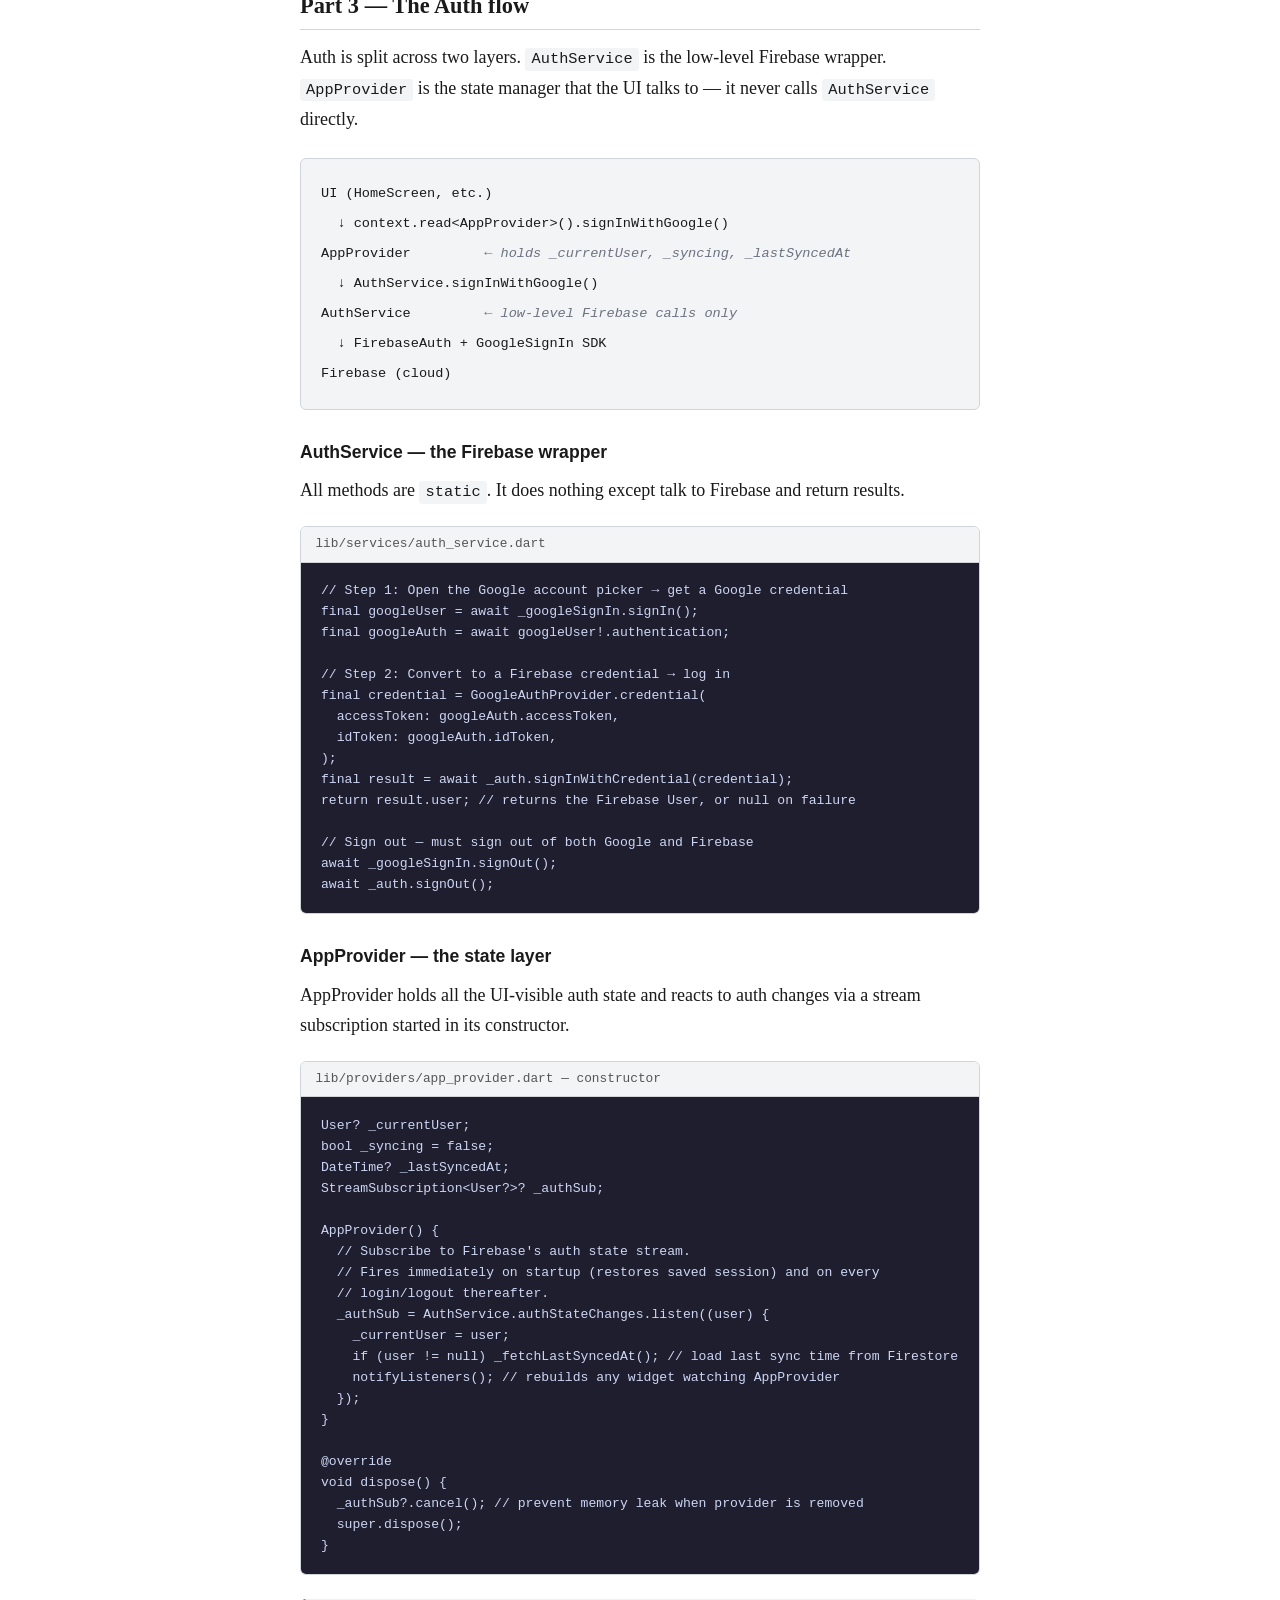
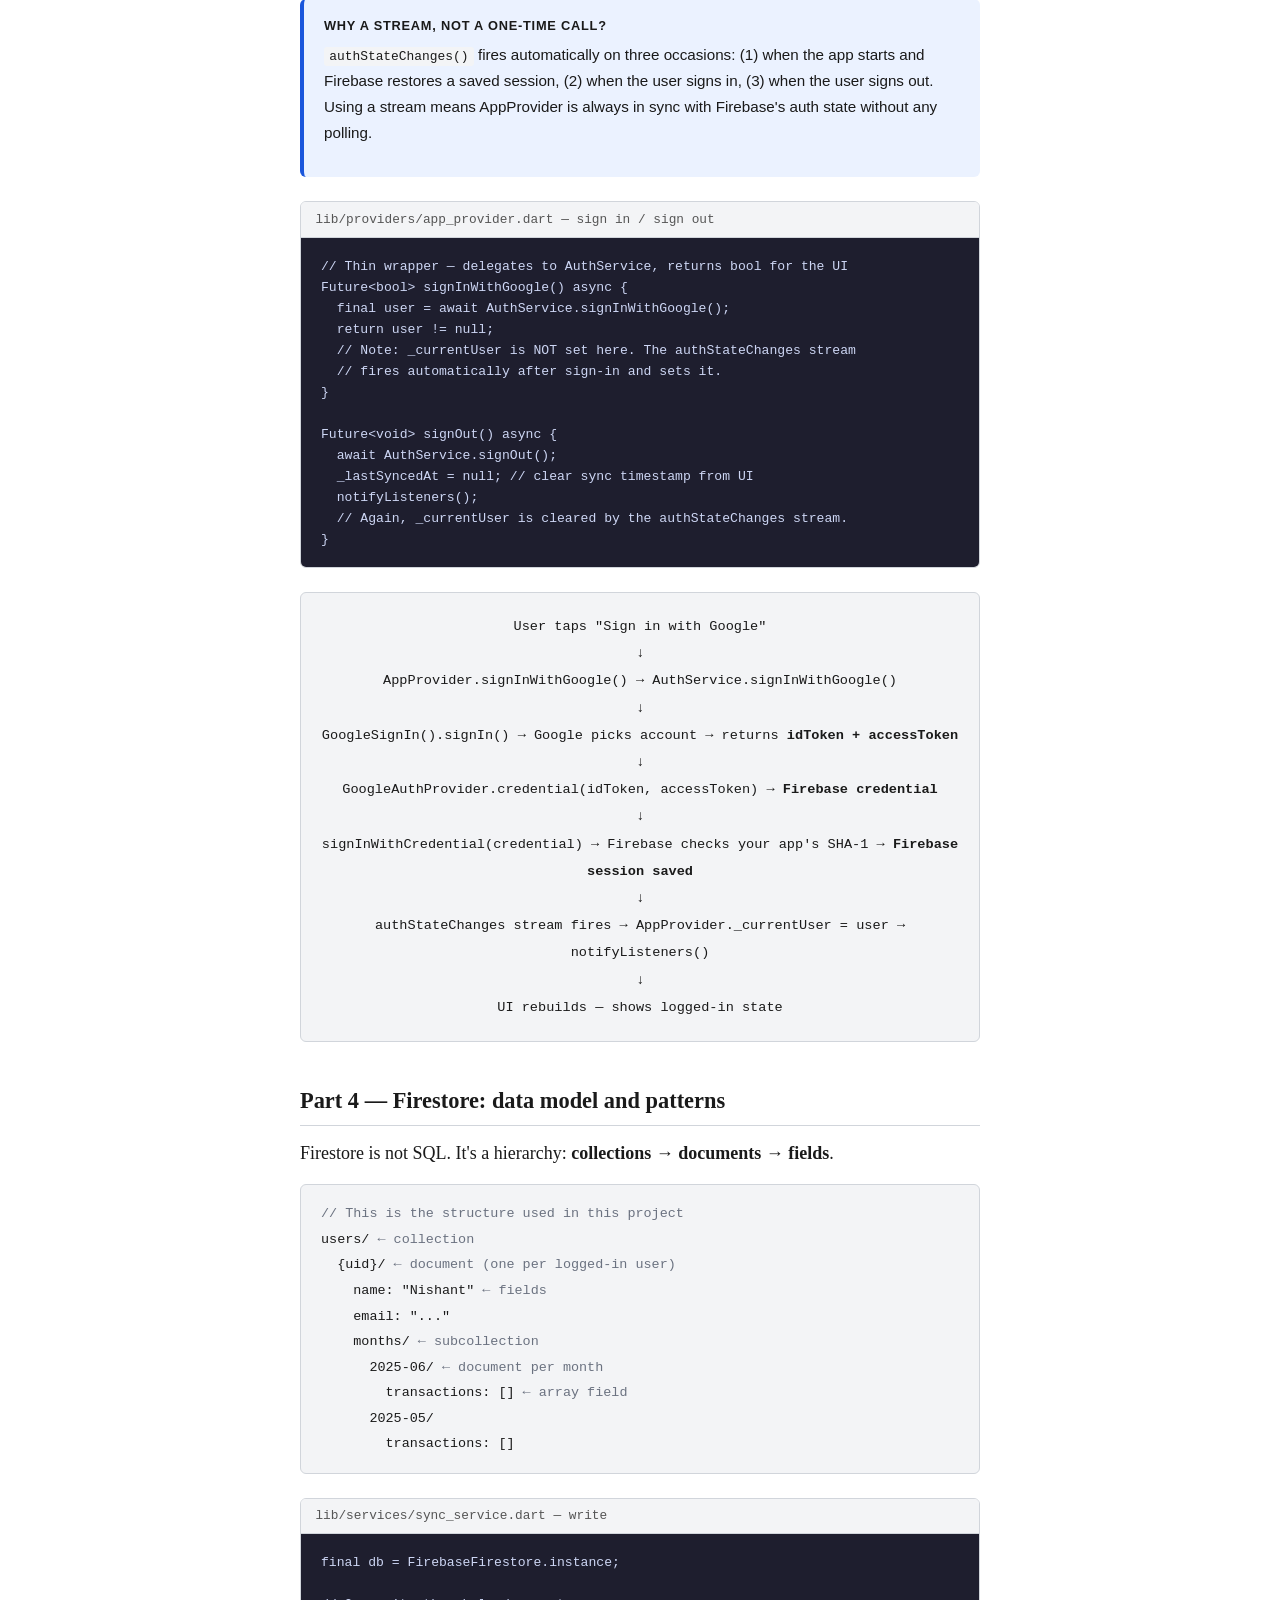
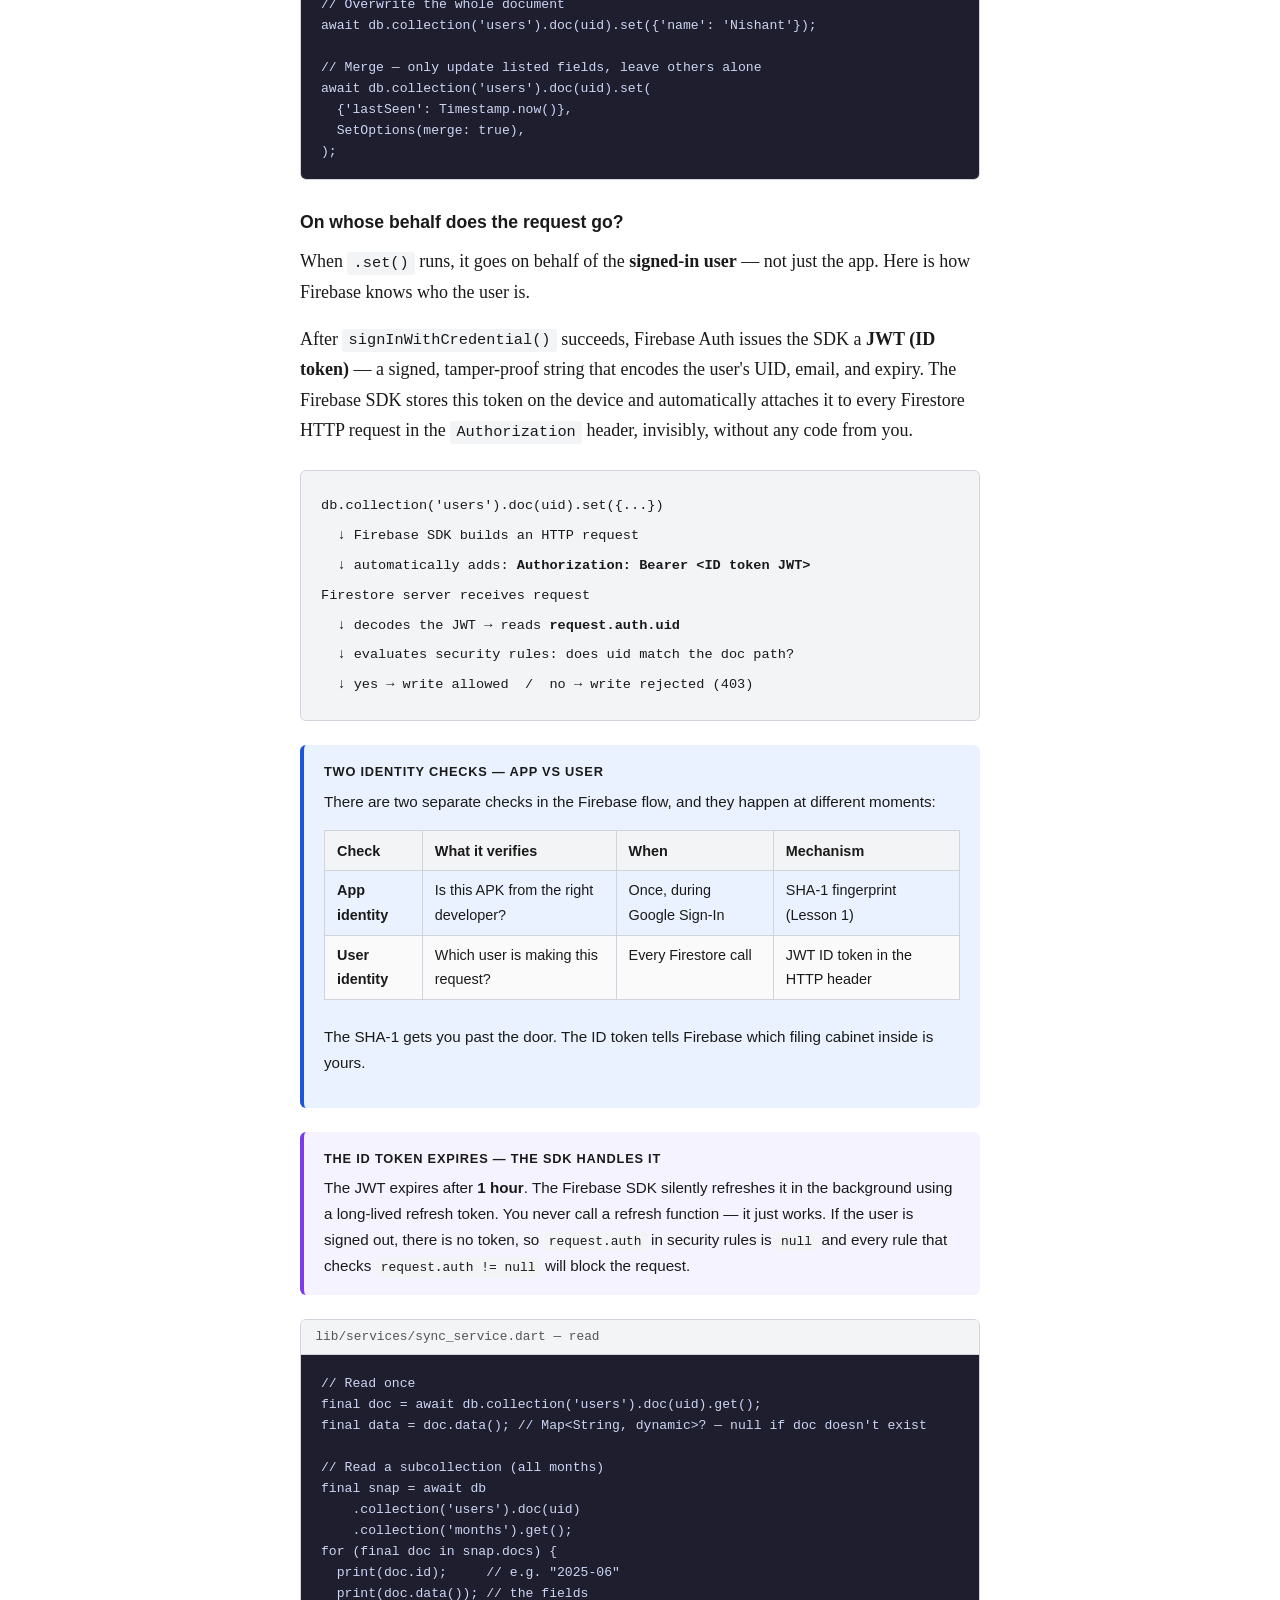
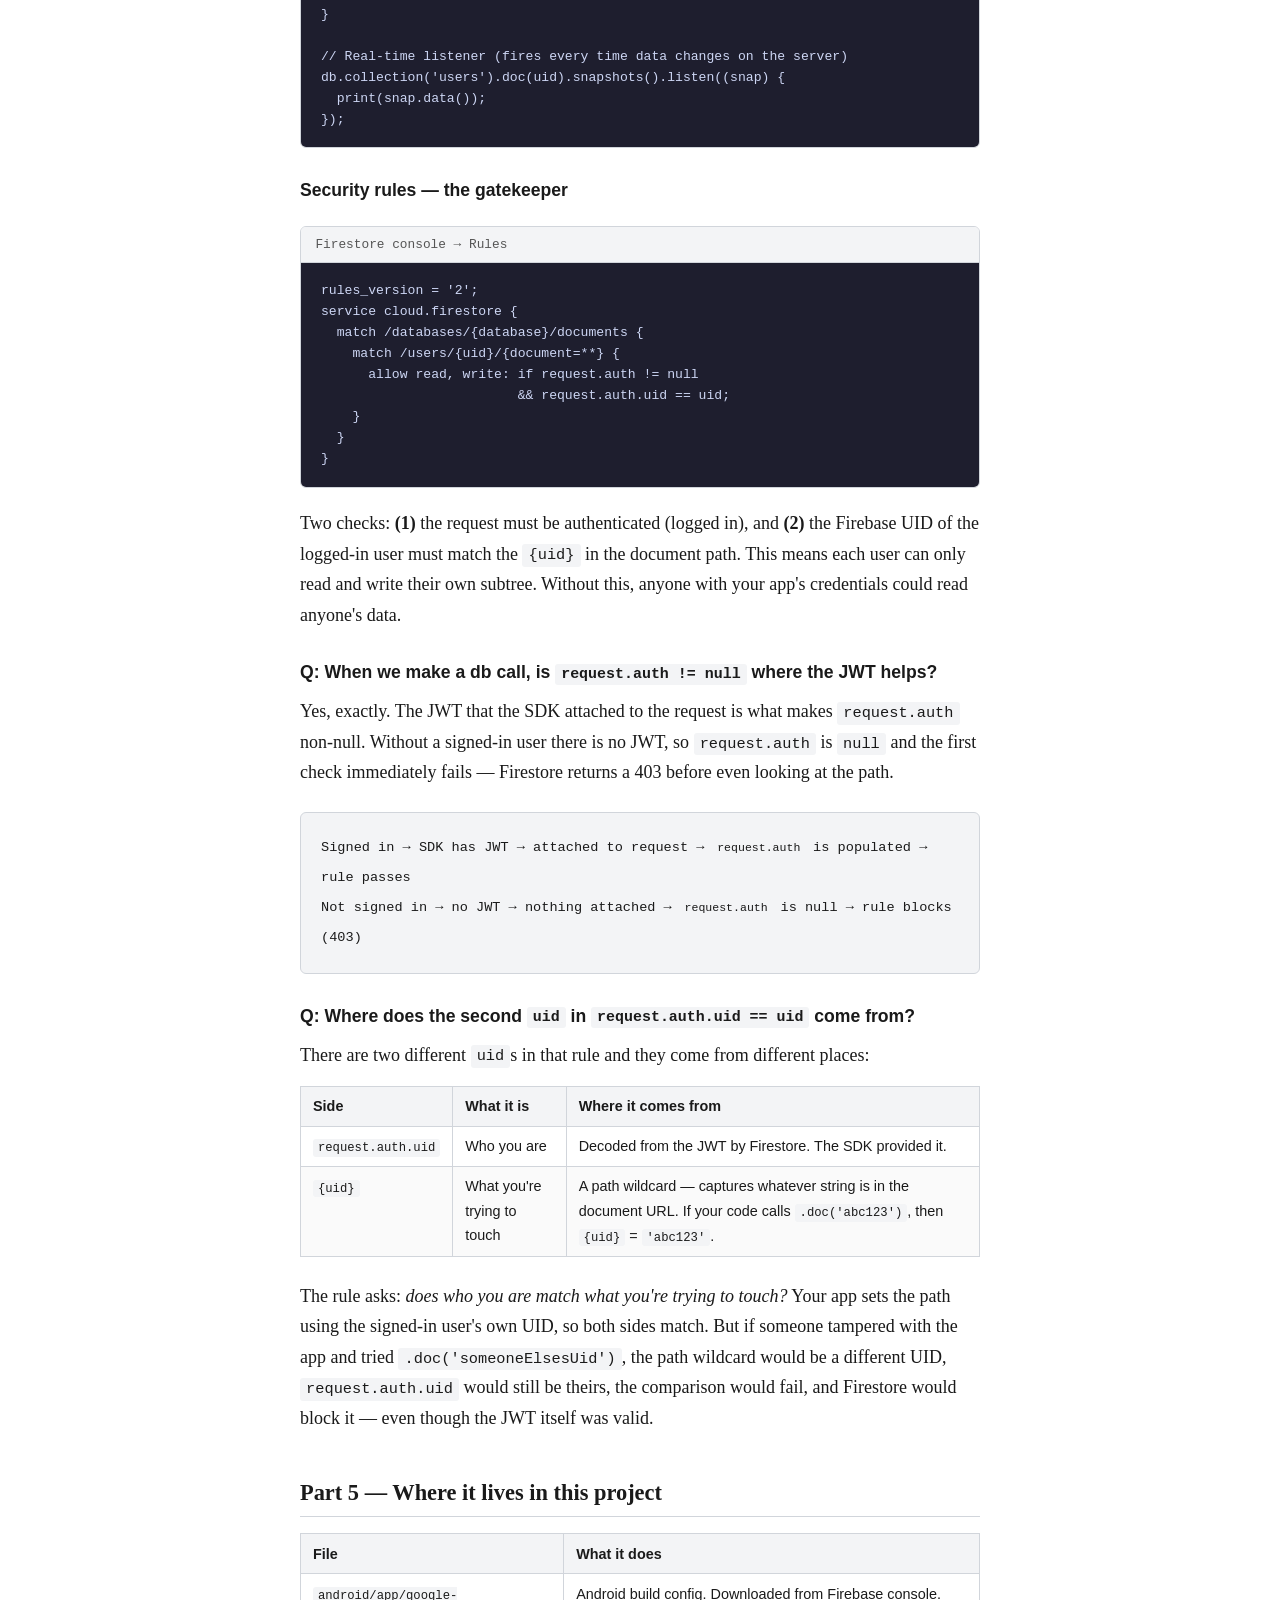
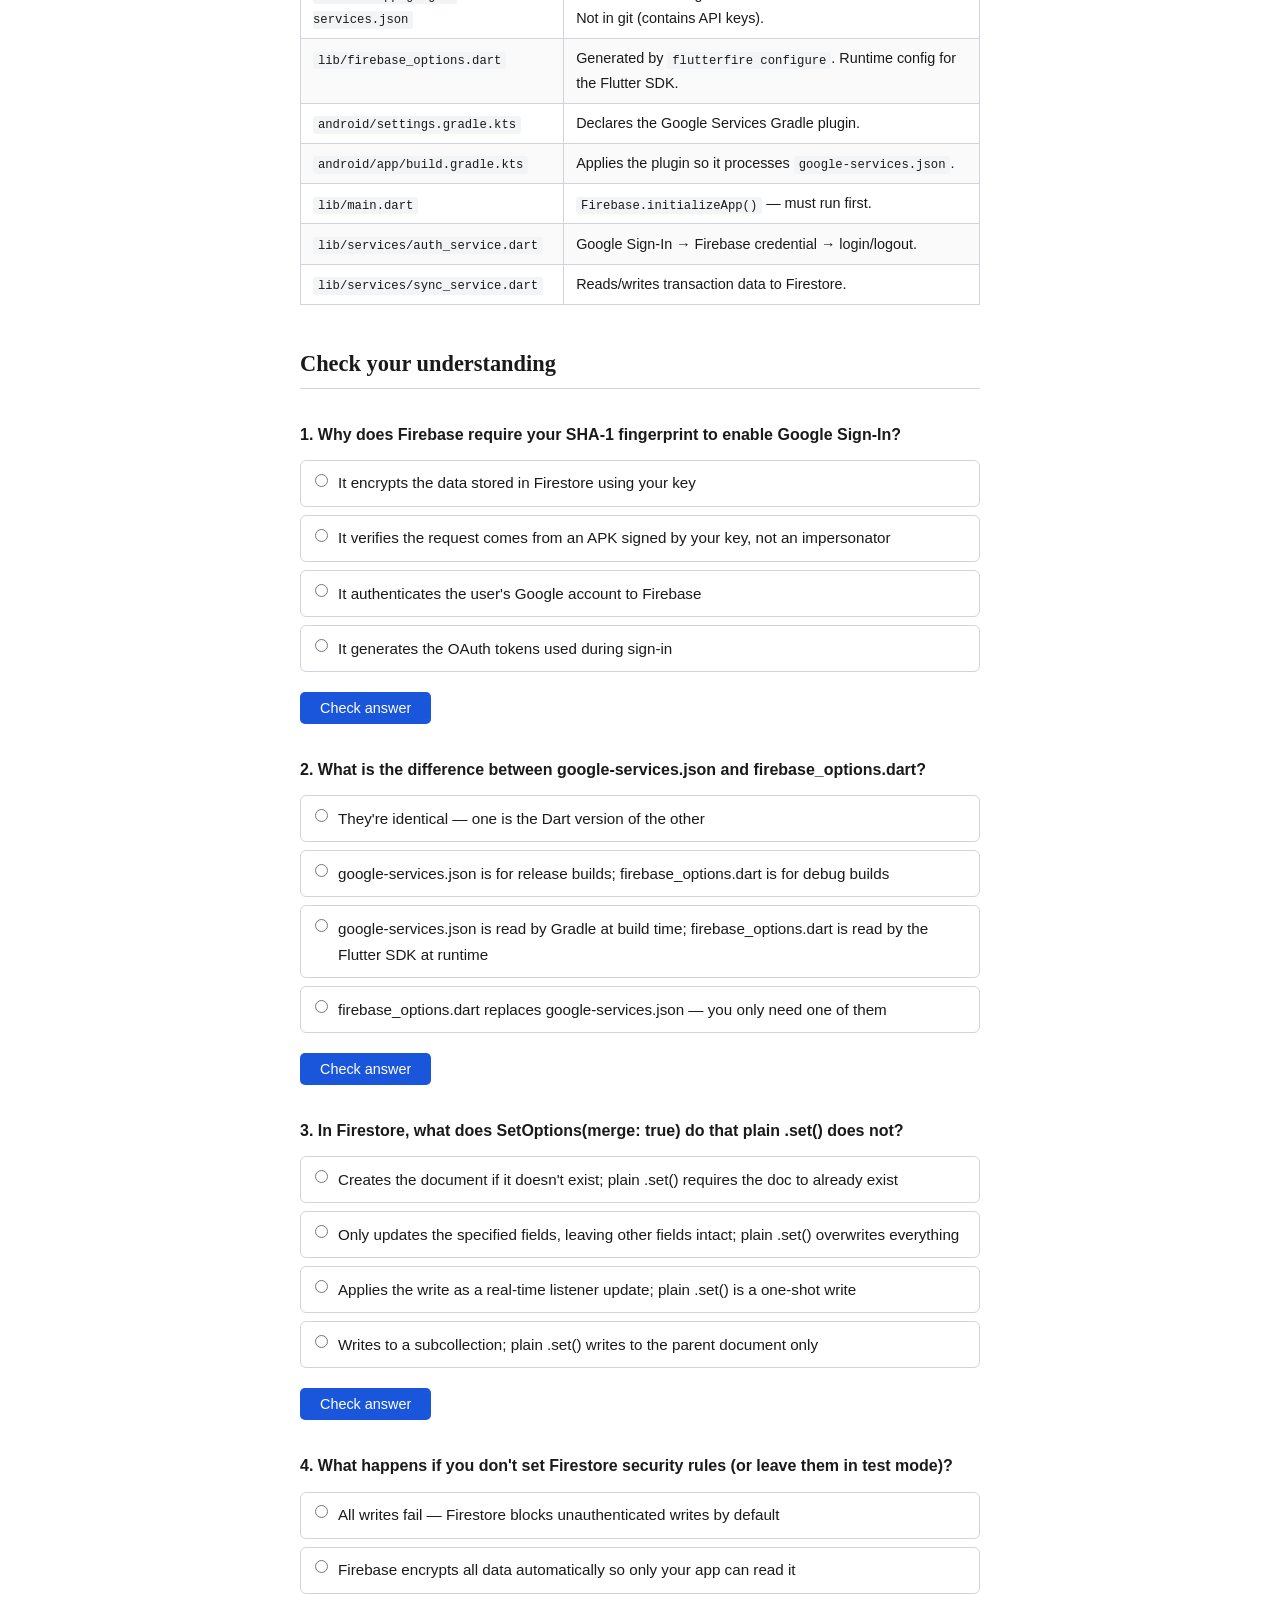
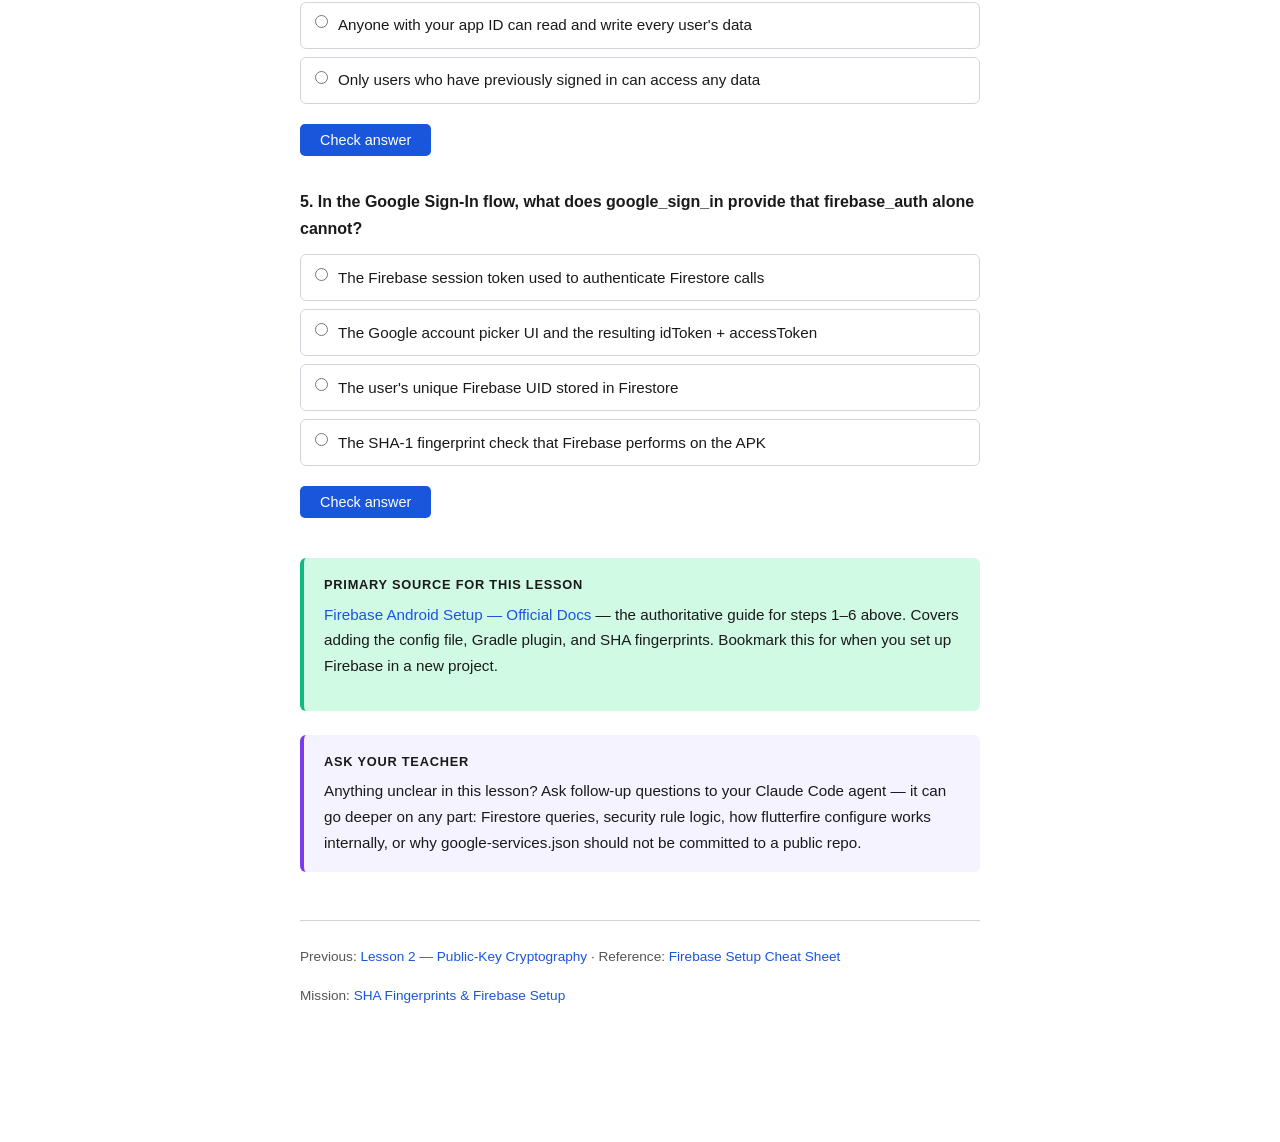
<file: lessons/0003-firebase-setup-complete-picture.html>
<!DOCTYPE html>
<html lang="en">
<head>
  <meta charset="UTF-8" />
  <meta name="viewport" content="width=device-width, initial-scale=1.0" />
  <title>Lesson 3 — Firebase Setup: The Complete Picture</title>
  <link rel="stylesheet" href="../assets/styles.css" />
  <style>
    /* ── Step-list ── */
    .steps { counter-reset: step; list-style: none; margin: 0 0 1.5rem; padding: 0; }
    .steps li {
      counter-increment: step;
      display: grid;
      grid-template-columns: 2rem 1fr;
      gap: 0 0.85rem;
      margin-bottom: 0.9rem;
      font-family: var(--font-sans);
      font-size: 0.95rem;
      align-items: start;
    }
    .steps li::before {
      content: counter(step);
      background: var(--accent);
      color: #fff;
      font-weight: 700;
      font-size: 0.78rem;
      width: 2rem;
      height: 2rem;
      border-radius: 50%;
      display: flex;
      align-items: center;
      justify-content: center;
      flex-shrink: 0;
      margin-top: 0.15rem;
    }
    .steps li strong { display: block; font-weight: 600; }
    .steps li span { color: var(--muted); font-size: 0.88rem; }

    /* ── Architecture diagram ── */
    .arch {
      display: grid;
      grid-template-columns: 1fr auto 1fr;
      gap: 0.5rem 1rem;
      align-items: center;
      font-family: var(--font-sans);
      font-size: 0.85rem;
      margin: 1.5rem 0;
    }
    .arch-box {
      background: var(--accent-light);
      border: 1px solid var(--accent);
      border-radius: 6px;
      padding: 0.6rem 0.9rem;
      text-align: center;
      font-weight: 600;
    }
    .arch-box.cloud {
      background: #fef9c3;
      border-color: #ca8a04;
    }
    .arch-arrow {
      text-align: center;
      color: var(--muted);
      font-size: 1.2rem;
    }

    /* ── File callout ── */
    .file-block {
      border: 1px solid var(--border);
      border-radius: 6px;
      margin: 1.25rem 0;
      overflow: hidden;
    }
    .file-block-header {
      background: var(--code-bg);
      border-bottom: 1px solid var(--border);
      padding: 0.4rem 0.9rem;
      font-family: var(--font-mono);
      font-size: 0.8rem;
      color: var(--muted);
    }
    .file-block pre { border-radius: 0; margin: 0; }

    /* ── Firestore tree ── */
    .tree {
      font-family: var(--font-mono);
      font-size: 0.84rem;
      line-height: 1.9;
      background: var(--code-bg);
      border: 1px solid var(--border);
      border-radius: 6px;
      padding: 1rem 1.25rem;
      margin: 1rem 0 1.5rem;
    }
    .tree .comment { color: #6b7280; }

    /* ── Two-column table ── */
    table { width: 100%; border-collapse: collapse; margin: 1rem 0 1.5rem; font-family: var(--font-sans); font-size: 0.9rem; }
    th { background: var(--code-bg); text-align: left; padding: 0.45rem 0.75rem; border: 1px solid var(--border); font-weight: 600; }
    td { padding: 0.45rem 0.75rem; border: 1px solid var(--border); vertical-align: top; }
    tr:nth-child(even) td { background: #fafafa; }
  </style>
</head>
<body>
<div class="lesson-container">

  <div class="lesson-header">
    <div class="lesson-number">Lesson 3 · Firebase</div>
    <h1>Firebase Setup: The Complete Picture</h1>
    <p class="lesson-subtitle">From console to code — how this project connects to Firebase, and why each piece exists.</p>
  </div>

  <!-- MENTAL MODEL -->
  <h2>The one-line mental model</h2>

  <p>Firebase is a <strong>Backend-as-a-Service</strong> (BaaS). Google runs the servers. You write no backend code — you just call their SDK from your app. Two services matter for this project:</p>

  <table>
    <thead><tr><th>Service</th><th>What it does</th><th>Analogy</th></tr></thead>
    <tbody>
      <tr><td><strong>Firebase Auth</strong></td><td>Identity — who is this user?</td><td>The bouncer at the door</td></tr>
      <tr><td><strong>Firestore</strong></td><td>NoSQL cloud database — store and sync data</td><td>The filing cabinet behind the door</td></tr>
    </tbody>
  </table>

  <div class="arch">
    <div class="arch-box">Flutter App<br><small style="font-weight:400;color:var(--muted)">your phone</small></div>
    <div class="arch-arrow">⟷</div>
    <div class="arch-box cloud">Firebase<br><small style="font-weight:400;color:var(--muted)">Google's servers</small></div>
  </div>

  <p>The SHA-1 fingerprint you registered (covered in <a href="0001-sha-fingerprints-what-and-why.html">Lesson 1</a>) is how Firebase verifies that requests come from <em>your</em> app — the one signed with <em>your</em> key — and not an impersonator.</p>

  <!-- CLOUD SETUP -->
  <h2>Part 1 — The seven setup steps (cloud side)</h2>

  <p>These are done once per Firebase project in <a href="https://console.firebase.google.com" target="_blank">console.firebase.google.com</a>:</p>

  <ol class="steps">
    <li>
      <div><strong>Create a Firebase project</strong>
      <span>Just a name and a Google project ID. Nothing installed yet.</span></div>
    </li>
    <li>
      <div><strong>Add an Android app → download google-services.json</strong>
      <span>Enter your package name (e.g. <code>com.example.money_tracker</code>). Firebase generates a config file. Put it in <code>android/app/</code>. It contains your API keys and project IDs — Firebase reads it at build time.</span></div>
    </li>
    <li>
      <div><strong>Enable Auth → Google sign-in provider</strong>
      <span>In the console: Authentication → Sign-in method → Google → Enable. Without this, Auth calls fail even if your code is correct.</span></div>
    </li>
    <li>
      <div><strong>Create a Firestore database</strong>
      <span>Firestore → Create database → choose a region. Start in test mode or production mode (you'll lock it down with security rules next).</span></div>
    </li>
    <li>
      <div><strong>Set Firestore security rules</strong>
      <span>Without rules, anyone who gets your app ID can read every user's data. See Part 4 of this lesson for the rule pattern.</span></div>
    </li>
    <li>
      <div><strong>Add your SHA-1 fingerprint</strong>
      <span>Project settings → Your apps → Add fingerprint. This is the identity check for Google Sign-In. Debug key: <code>~/.android/debug.keystore</code>. Release key: your release keystore.</span></div>
    </li>
    <li>
      <div><strong>Run <code>flutterfire configure</code></strong>
      <span>A CLI tool (<code>dart pub global activate flutterfire_cli</code>). This one command does four things automatically: downloads <code>google-services.json</code> → <code>android/app/</code>, edits <code>android/settings.gradle.kts</code> to declare the Gradle plugin, edits <code>android/app/build.gradle.kts</code> to apply it, and generates <code>lib/firebase_options.dart</code>.</span></div>
    </li>
  </ol>

  <div class="callout key">
    <div class="callout-title">Why two config files?</div>
    <p><strong>google-services.json</strong> is the Android build system's config — Gradle reads it at compile time to embed your Firebase IDs into the APK.<br>
    <strong>firebase_options.dart</strong> is the Dart/Flutter config — <code>Firebase.initializeApp()</code> reads it at runtime to know which project to connect to.</p>
    <p>They contain overlapping information but serve different layers (build system vs runtime SDK).</p>
  </div>

  <!-- FLUTTER SETUP -->
  <h2>Part 2 — Flutter project setup (your code)</h2>

  <h3>pubspec.yaml — four packages</h3>

  <div class="file-block">
    <div class="file-block-header">pubspec.yaml</div>
<pre><code>firebase_core: ^3.0.0      # always required — initialises the SDK
firebase_auth: ^5.0.0      # login / logout / current user
cloud_firestore: ^5.0.0    # read and write the database
google_sign_in: ^6.1.0     # Google picker UI (separate from Firebase Auth)</code></pre>
  </div>

  <div class="callout note">
    <div class="callout-title">Why is google_sign_in separate?</div>
    Firebase Auth handles the Firebase identity layer. But showing the Google account picker is a Google-specific UI that lives in its own package. You need both: <code>google_sign_in</code> to get the Google credential, then <code>firebase_auth</code> to convert it into a Firebase session.
  </div>

  <h3>Android build files — registering the Gradle plugin</h3>

  <div class="callout win">
    <div class="callout-title">No manual editing needed</div>
    <code>flutterfire configure</code> (step 7 above) makes these Gradle edits automatically. The files below show what it writes — useful for understanding or debugging, not for copy-pasting.
  </div>

  <div class="file-block">
    <div class="file-block-header">android/settings.gradle.kts — written by flutterfire configure</div>
<pre><code>// Register the plugin (but don't apply it yet)
id("com.google.gms.google-services") version "4.4.2" apply false</code></pre>
  </div>

  <div class="file-block">
    <div class="file-block-header">android/app/build.gradle.kts — written by flutterfire configure</div>
<pre><code>// Apply it to the app module — this is what reads google-services.json
id("com.google.gms.google-services")</code></pre>
  </div>

  <p>The Google Services Gradle plugin processes <code>google-services.json</code> and injects the values into your Android build as string resources and metadata. Without it, Firebase can't find your project ID at runtime on Android.</p>

  <h3>main.dart — always the first thing</h3>

  <div class="file-block">
    <div class="file-block-header">lib/main.dart</div>
<pre><code>void main() async {
  WidgetsFlutterBinding.ensureInitialized(); // required before any async setup
  await Firebase.initializeApp(
    options: DefaultFirebaseOptions.currentPlatform, // from firebase_options.dart
  );
  runApp(const MyApp());
}</code></pre>
  </div>

  <p><code>Firebase.initializeApp()</code> must complete before any Firebase SDK call — Auth, Firestore, anything. That's why it's <code>await</code>ed before <code>runApp</code>.</p>

  <!-- AUTH FLOW -->
  <h2>Part 3 — The Auth flow</h2>

  <p>Auth is split across two layers. <code>AuthService</code> is the low-level Firebase wrapper. <code>AppProvider</code> is the state manager that the UI talks to — it never calls <code>AuthService</code> directly.</p>

  <div class="diagram" style="text-align:left;line-height:2.2;">
    UI (HomeScreen, etc.)<br>
    &nbsp;&nbsp;↓ context.read&lt;AppProvider&gt;().signInWithGoogle()<br>
    AppProvider &nbsp;&nbsp;&nbsp;&nbsp;&nbsp;&nbsp;&nbsp;&nbsp;<em style="color:#6b7280">← holds _currentUser, _syncing, _lastSyncedAt</em><br>
    &nbsp;&nbsp;↓ AuthService.signInWithGoogle()<br>
    AuthService &nbsp;&nbsp;&nbsp;&nbsp;&nbsp;&nbsp;&nbsp;&nbsp;<em style="color:#6b7280">← low-level Firebase calls only</em><br>
    &nbsp;&nbsp;↓ FirebaseAuth + GoogleSignIn SDK<br>
    Firebase (cloud)
  </div>

  <h3>AuthService — the Firebase wrapper</h3>

  <p>All methods are <code>static</code>. It does nothing except talk to Firebase and return results.</p>

  <div class="file-block">
    <div class="file-block-header">lib/services/auth_service.dart</div>
<pre><code>// Step 1: Open the Google account picker → get a Google credential
final googleUser = await _googleSignIn.signIn();
final googleAuth = await googleUser!.authentication;

// Step 2: Convert to a Firebase credential → log in
final credential = GoogleAuthProvider.credential(
  accessToken: googleAuth.accessToken,
  idToken: googleAuth.idToken,
);
final result = await _auth.signInWithCredential(credential);
return result.user; // returns the Firebase User, or null on failure

// Sign out — must sign out of both Google and Firebase
await _googleSignIn.signOut();
await _auth.signOut();</code></pre>
  </div>

  <h3>AppProvider — the state layer</h3>

  <p>AppProvider holds all the UI-visible auth state and reacts to auth changes via a stream subscription started in its constructor.</p>

  <div class="file-block">
    <div class="file-block-header">lib/providers/app_provider.dart — constructor</div>
<pre><code>User? _currentUser;
bool _syncing = false;
DateTime? _lastSyncedAt;
StreamSubscription&lt;User?&gt;? _authSub;

AppProvider() {
  // Subscribe to Firebase's auth state stream.
  // Fires immediately on startup (restores saved session) and on every
  // login/logout thereafter.
  _authSub = AuthService.authStateChanges.listen((user) {
    _currentUser = user;
    if (user != null) _fetchLastSyncedAt(); // load last sync time from Firestore
    notifyListeners(); // rebuilds any widget watching AppProvider
  });
}

@override
void dispose() {
  _authSub?.cancel(); // prevent memory leak when provider is removed
  super.dispose();
}</code></pre>
  </div>

  <div class="callout key">
    <div class="callout-title">Why a stream, not a one-time call?</div>
    <p><code>authStateChanges()</code> fires automatically on three occasions: (1) when the app starts and Firebase restores a saved session, (2) when the user signs in, (3) when the user signs out. Using a stream means AppProvider is always in sync with Firebase's auth state without any polling.</p>
  </div>

  <div class="file-block">
    <div class="file-block-header">lib/providers/app_provider.dart — sign in / sign out</div>
<pre><code>// Thin wrapper — delegates to AuthService, returns bool for the UI
Future&lt;bool&gt; signInWithGoogle() async {
  final user = await AuthService.signInWithGoogle();
  return user != null;
  // Note: _currentUser is NOT set here. The authStateChanges stream
  // fires automatically after sign-in and sets it.
}

Future&lt;void&gt; signOut() async {
  await AuthService.signOut();
  _lastSyncedAt = null; // clear sync timestamp from UI
  notifyListeners();
  // Again, _currentUser is cleared by the authStateChanges stream.
}</code></pre>
  </div>

  <div class="diagram">
    User taps "Sign in with Google"<br>
    ↓<br>
    AppProvider.signInWithGoogle() → AuthService.signInWithGoogle()<br>
    ↓<br>
    GoogleSignIn().signIn() → Google picks account → returns <strong>idToken + accessToken</strong><br>
    ↓<br>
    GoogleAuthProvider.credential(idToken, accessToken) → <strong>Firebase credential</strong><br>
    ↓<br>
    signInWithCredential(credential) → Firebase checks your app's SHA-1 → <strong>Firebase session saved</strong><br>
    ↓<br>
    authStateChanges stream fires → AppProvider._currentUser = user → notifyListeners()<br>
    ↓<br>
    UI rebuilds — shows logged-in state
  </div>

  <!-- FIRESTORE -->
  <h2>Part 4 — Firestore: data model and patterns</h2>

  <p>Firestore is not SQL. It's a hierarchy: <strong>collections → documents → fields</strong>.</p>

  <div class="tree">
    <span class="comment">// This is the structure used in this project</span><br>
    users/                     <span class="comment">← collection</span><br>
    &nbsp;&nbsp;{uid}/                 <span class="comment">← document (one per logged-in user)</span><br>
    &nbsp;&nbsp;&nbsp;&nbsp;name: "Nishant"     <span class="comment">← fields</span><br>
    &nbsp;&nbsp;&nbsp;&nbsp;email: "..."<br>
    &nbsp;&nbsp;&nbsp;&nbsp;months/            <span class="comment">← subcollection</span><br>
    &nbsp;&nbsp;&nbsp;&nbsp;&nbsp;&nbsp;2025-06/         <span class="comment">← document per month</span><br>
    &nbsp;&nbsp;&nbsp;&nbsp;&nbsp;&nbsp;&nbsp;&nbsp;transactions: [] <span class="comment">← array field</span><br>
    &nbsp;&nbsp;&nbsp;&nbsp;&nbsp;&nbsp;2025-05/<br>
    &nbsp;&nbsp;&nbsp;&nbsp;&nbsp;&nbsp;&nbsp;&nbsp;transactions: []
  </div>

  <div class="file-block">
    <div class="file-block-header">lib/services/sync_service.dart — write</div>
<pre><code>final db = FirebaseFirestore.instance;

// Overwrite the whole document
await db.collection('users').doc(uid).set({'name': 'Nishant'});

// Merge — only update listed fields, leave others alone
await db.collection('users').doc(uid).set(
  {'lastSeen': Timestamp.now()},
  SetOptions(merge: true),
);</code></pre>
  </div>

  <h3>On whose behalf does the request go?</h3>

  <p>When <code>.set()</code> runs, it goes on behalf of the <strong>signed-in user</strong> — not just the app. Here is how Firebase knows who the user is.</p>

  <p>After <code>signInWithCredential()</code> succeeds, Firebase Auth issues the SDK a <strong>JWT (ID token)</strong> — a signed, tamper-proof string that encodes the user's UID, email, and expiry. The Firebase SDK stores this token on the device and automatically attaches it to every Firestore HTTP request in the <code>Authorization</code> header, invisibly, without any code from you.</p>

  <div class="diagram" style="text-align:left; line-height:2.2;">
    db.collection('users').doc(uid).set({...})<br>
    &nbsp;&nbsp;↓ Firebase SDK builds an HTTP request<br>
    &nbsp;&nbsp;↓ automatically adds: <strong>Authorization: Bearer &lt;ID token JWT&gt;</strong><br>
    Firestore server receives request<br>
    &nbsp;&nbsp;↓ decodes the JWT → reads <strong>request.auth.uid</strong><br>
    &nbsp;&nbsp;↓ evaluates security rules: does uid match the doc path?<br>
    &nbsp;&nbsp;↓ yes → write allowed &nbsp;/&nbsp; no → write rejected (403)
  </div>

  <div class="callout key">
    <div class="callout-title">Two identity checks — app vs user</div>
    <p>There are two separate checks in the Firebase flow, and they happen at different moments:</p>
    <table style="margin-top:0.5rem;">
      <thead><tr><th>Check</th><th>What it verifies</th><th>When</th><th>Mechanism</th></tr></thead>
      <tbody>
        <tr><td><strong>App identity</strong></td><td>Is this APK from the right developer?</td><td>Once, during Google Sign-In</td><td>SHA-1 fingerprint (Lesson 1)</td></tr>
        <tr><td><strong>User identity</strong></td><td>Which user is making this request?</td><td>Every Firestore call</td><td>JWT ID token in the HTTP header</td></tr>
      </tbody>
    </table>
    <p style="margin-top:0.75rem;">The SHA-1 gets you past the door. The ID token tells Firebase which filing cabinet inside is yours.</p>
  </div>

  <div class="callout note">
    <div class="callout-title">The ID token expires — the SDK handles it</div>
    The JWT expires after <strong>1 hour</strong>. The Firebase SDK silently refreshes it in the background using a long-lived refresh token. You never call a refresh function — it just works. If the user is signed out, there is no token, so <code>request.auth</code> in security rules is <code>null</code> and every rule that checks <code>request.auth != null</code> will block the request.
  </div>

  <div class="file-block">
    <div class="file-block-header">lib/services/sync_service.dart — read</div>
<pre><code>// Read once
final doc = await db.collection('users').doc(uid).get();
final data = doc.data(); // Map&lt;String, dynamic&gt;? — null if doc doesn't exist

// Read a subcollection (all months)
final snap = await db
    .collection('users').doc(uid)
    .collection('months').get();
for (final doc in snap.docs) {
  print(doc.id);     // e.g. "2025-06"
  print(doc.data()); // the fields
}

// Real-time listener (fires every time data changes on the server)
db.collection('users').doc(uid).snapshots().listen((snap) {
  print(snap.data());
});</code></pre>
  </div>

  <h3>Security rules — the gatekeeper</h3>

  <div class="file-block">
    <div class="file-block-header">Firestore console → Rules</div>
<pre><code>rules_version = '2';
service cloud.firestore {
  match /databases/{database}/documents {
    match /users/{uid}/{document=**} {
      allow read, write: if request.auth != null
                         && request.auth.uid == uid;
    }
  }
}</code></pre>
  </div>

  <p>Two checks: <strong>(1)</strong> the request must be authenticated (logged in), and <strong>(2)</strong> the Firebase UID of the logged-in user must match the <code>{uid}</code> in the document path. This means each user can only read and write their own subtree. Without this, anyone with your app's credentials could read anyone's data.</p>

  <h3>Q: When we make a db call, is <code>request.auth != null</code> where the JWT helps?</h3>

  <p>Yes, exactly. The JWT that the SDK attached to the request is what makes <code>request.auth</code> non-null. Without a signed-in user there is no JWT, so <code>request.auth</code> is <code>null</code> and the first check immediately fails — Firestore returns a 403 before even looking at the path.</p>

  <div class="diagram" style="text-align:left; line-height:2.2;">
    Signed in → SDK has JWT → attached to request → <code>request.auth</code> is populated → rule passes<br>
    Not signed in → no JWT → nothing attached → <code>request.auth</code> is null → rule blocks (403)
  </div>

  <h3>Q: Where does the second <code>uid</code> in <code>request.auth.uid == uid</code> come from?</h3>

  <p>There are two different <code>uid</code>s in that rule and they come from different places:</p>

  <table>
    <thead><tr><th>Side</th><th>What it is</th><th>Where it comes from</th></tr></thead>
    <tbody>
      <tr><td><code>request.auth.uid</code></td><td>Who you are</td><td>Decoded from the JWT by Firestore. The SDK provided it.</td></tr>
      <tr><td><code>{uid}</code></td><td>What you're trying to touch</td><td>A path wildcard — captures whatever string is in the document URL. If your code calls <code>.doc('abc123')</code>, then <code>{uid}</code> = <code>'abc123'</code>.</td></tr>
    </tbody>
  </table>

  <p>The rule asks: <em>does who you are match what you're trying to touch?</em> Your app sets the path using the signed-in user's own UID, so both sides match. But if someone tampered with the app and tried <code>.doc('someoneElsesUid')</code>, the path wildcard would be a different UID, <code>request.auth.uid</code> would still be theirs, the comparison would fail, and Firestore would block it — even though the JWT itself was valid.</p>

  <!-- PROJECT FILES MAP -->
  <h2>Part 5 — Where it lives in this project</h2>

  <table>
    <thead><tr><th>File</th><th>What it does</th></tr></thead>
    <tbody>
      <tr><td><code>android/app/google-services.json</code></td><td>Android build config. Downloaded from Firebase console. Not in git (contains API keys).</td></tr>
      <tr><td><code>lib/firebase_options.dart</code></td><td>Generated by <code>flutterfire configure</code>. Runtime config for the Flutter SDK.</td></tr>
      <tr><td><code>android/settings.gradle.kts</code></td><td>Declares the Google Services Gradle plugin.</td></tr>
      <tr><td><code>android/app/build.gradle.kts</code></td><td>Applies the plugin so it processes <code>google-services.json</code>.</td></tr>
      <tr><td><code>lib/main.dart</code></td><td><code>Firebase.initializeApp()</code> — must run first.</td></tr>
      <tr><td><code>lib/services/auth_service.dart</code></td><td>Google Sign-In → Firebase credential → login/logout.</td></tr>
      <tr><td><code>lib/services/sync_service.dart</code></td><td>Reads/writes transaction data to Firestore.</td></tr>
    </tbody>
  </table>

  <!-- QUIZ -->
  <h2>Check your understanding</h2>

  <div class="quiz" id="q1">
    <p class="quiz-question">1. Why does Firebase require your SHA-1 fingerprint to enable Google Sign-In?</p>
    <ul class="quiz-options">
      <li><label><input type="radio" name="q1" value="a"> It encrypts the data stored in Firestore using your key</label></li>
      <li><label><input type="radio" name="q1" value="b"> It verifies the request comes from an APK signed by your key, not an impersonator</label></li>
      <li><label><input type="radio" name="q1" value="c"> It authenticates the user's Google account to Firebase</label></li>
      <li><label><input type="radio" name="q1" value="d"> It generates the OAuth tokens used during sign-in</label></li>
    </ul>
    <button class="quiz-btn" onclick="check('q1','b')">Check answer</button>
    <div class="quiz-feedback" id="q1-feedback"></div>
  </div>

  <div class="quiz" id="q2">
    <p class="quiz-question">2. What is the difference between google-services.json and firebase_options.dart?</p>
    <ul class="quiz-options">
      <li><label><input type="radio" name="q2" value="a"> They're identical — one is the Dart version of the other</label></li>
      <li><label><input type="radio" name="q2" value="b"> google-services.json is for release builds; firebase_options.dart is for debug builds</label></li>
      <li><label><input type="radio" name="q2" value="c"> google-services.json is read by Gradle at build time; firebase_options.dart is read by the Flutter SDK at runtime</label></li>
      <li><label><input type="radio" name="q2" value="d"> firebase_options.dart replaces google-services.json — you only need one of them</label></li>
    </ul>
    <button class="quiz-btn" onclick="check('q2','c')">Check answer</button>
    <div class="quiz-feedback" id="q2-feedback"></div>
  </div>

  <div class="quiz" id="q3">
    <p class="quiz-question">3. In Firestore, what does SetOptions(merge: true) do that plain .set() does not?</p>
    <ul class="quiz-options">
      <li><label><input type="radio" name="q3" value="a"> Creates the document if it doesn't exist; plain .set() requires the doc to already exist</label></li>
      <li><label><input type="radio" name="q3" value="b"> Only updates the specified fields, leaving other fields intact; plain .set() overwrites everything</label></li>
      <li><label><input type="radio" name="q3" value="c"> Applies the write as a real-time listener update; plain .set() is a one-shot write</label></li>
      <li><label><input type="radio" name="q3" value="d"> Writes to a subcollection; plain .set() writes to the parent document only</label></li>
    </ul>
    <button class="quiz-btn" onclick="check('q3','b')">Check answer</button>
    <div class="quiz-feedback" id="q3-feedback"></div>
  </div>

  <div class="quiz" id="q4">
    <p class="quiz-question">4. What happens if you don't set Firestore security rules (or leave them in test mode)?</p>
    <ul class="quiz-options">
      <li><label><input type="radio" name="q4" value="a"> All writes fail — Firestore blocks unauthenticated writes by default</label></li>
      <li><label><input type="radio" name="q4" value="b"> Firebase encrypts all data automatically so only your app can read it</label></li>
      <li><label><input type="radio" name="q4" value="c"> Anyone with your app ID can read and write every user's data</label></li>
      <li><label><input type="radio" name="q4" value="d"> Only users who have previously signed in can access any data</label></li>
    </ul>
    <button class="quiz-btn" onclick="check('q4','c')">Check answer</button>
    <div class="quiz-feedback" id="q4-feedback"></div>
  </div>

  <div class="quiz" id="q5">
    <p class="quiz-question">5. In the Google Sign-In flow, what does google_sign_in provide that firebase_auth alone cannot?</p>
    <ul class="quiz-options">
      <li><label><input type="radio" name="q5" value="a"> The Firebase session token used to authenticate Firestore calls</label></li>
      <li><label><input type="radio" name="q5" value="b"> The Google account picker UI and the resulting idToken + accessToken</label></li>
      <li><label><input type="radio" name="q5" value="c"> The user's unique Firebase UID stored in Firestore</label></li>
      <li><label><input type="radio" name="q5" value="d"> The SHA-1 fingerprint check that Firebase performs on the APK</label></li>
    </ul>
    <button class="quiz-btn" onclick="check('q5','b')">Check answer</button>
    <div class="quiz-feedback" id="q5-feedback"></div>
  </div>

  <!-- PRIMARY SOURCE -->
  <div class="callout win" style="margin-top:2.5rem;">
    <div class="callout-title">Primary source for this lesson</div>
    <p><a href="https://firebase.google.com/docs/android/setup" target="_blank">Firebase Android Setup — Official Docs</a> — the authoritative guide for steps 1–6 above. Covers adding the config file, Gradle plugin, and SHA fingerprints. Bookmark this for when you set up Firebase in a new project.</p>
  </div>

  <div class="callout note">
    <div class="callout-title">Ask your teacher</div>
    Anything unclear in this lesson? Ask follow-up questions to your Claude Code agent — it can go deeper on any part: Firestore queries, security rule logic, how flutterfire configure works internally, or why google-services.json should not be committed to a public repo.
  </div>

  <div class="lesson-footer">
    <p>
      Previous: <a href="0002-public-key-cryptography.html">Lesson 2 — Public-Key Cryptography</a> ·
      Reference: <a href="../reference/firebase-setup-reference.html">Firebase Setup Cheat Sheet</a>
    </p>
    <p style="margin-top:0.5rem;">Mission: <a href="../MISSION.md">SHA Fingerprints &amp; Firebase Setup</a></p>
  </div>

</div>

<script>
const explanations = {
  q1: {
    b: "Correct. Firebase uses the SHA-1 to verify the APK's signing certificate matches the one you registered. This is the app identity check you covered in Lesson 1 — without it, any app could impersonate yours and trigger Google Sign-In.",
    wrong: "Not quite. The SHA-1 is an identity check for the APK's signing certificate. Firebase checks: 'Is this request from an APK signed by the developer who registered this Firebase project?' See Lesson 1 for the full picture."
  },
  q2: {
    c: "Correct. Two different layers: Gradle (build time) reads google-services.json to embed Firebase IDs into the Android APK. The Flutter SDK (runtime) reads firebase_options.dart when Firebase.initializeApp() is called. Both are needed.",
    wrong: "Not quite. They serve different layers. google-services.json is a build-time config that the Google Services Gradle plugin processes. firebase_options.dart is a runtime config that the Flutter Firebase SDK reads via Firebase.initializeApp()."
  },
  q3: {
    b: "Correct. Plain .set() overwrites the entire document — any fields you don't include are deleted. SetOptions(merge: true) behaves like a partial update: only the fields you specify are changed, others survive untouched.",
    wrong: "Not quite. The key difference is field preservation. Plain .set() replaces the whole document. SetOptions(merge: true) acts like an update — only named fields change, the rest stay as they are."
  },
  q4: {
    c: "Correct. In test mode (or with open rules like 'allow read, write: if true'), there is no access control. Anyone who can call the Firestore API with your project ID — which is not secret — can read or write any document.",
    wrong: "Not quite. Firestore does not encrypt data at the access-control level — it relies entirely on security rules. Without proper rules, all data is exposed to anyone who makes a Firestore call with your project credentials."
  },
  q5: {
    b: "Correct. firebase_auth can log in via many providers but it doesn't know how to open the Google account picker. google_sign_in handles the Google-specific UI flow and returns an idToken and accessToken. You then hand those to firebase_auth to create a Firebase session.",
    wrong: "Not quite. firebase_auth handles the Firebase session layer. But it needs a credential to work from. google_sign_in provides the Google-specific UI flow (the account picker) and returns the idToken + accessToken that firebase_auth converts into a Firebase session."
  }
};

function check(qid, correct) {
  const selected = document.querySelector(`input[name="${qid}"]:checked`);
  const feedback = document.getElementById(`${qid}-feedback`);
  if (!selected) return;
  const val = selected.value;
  const expl = explanations[qid];
  if (val === correct) {
    feedback.className = 'quiz-feedback correct';
    feedback.textContent = expl[correct];
  } else {
    feedback.className = 'quiz-feedback incorrect';
    feedback.textContent = expl.wrong;
  }
  feedback.style.display = 'block';
}
</script>
</body>
</html>
</file>
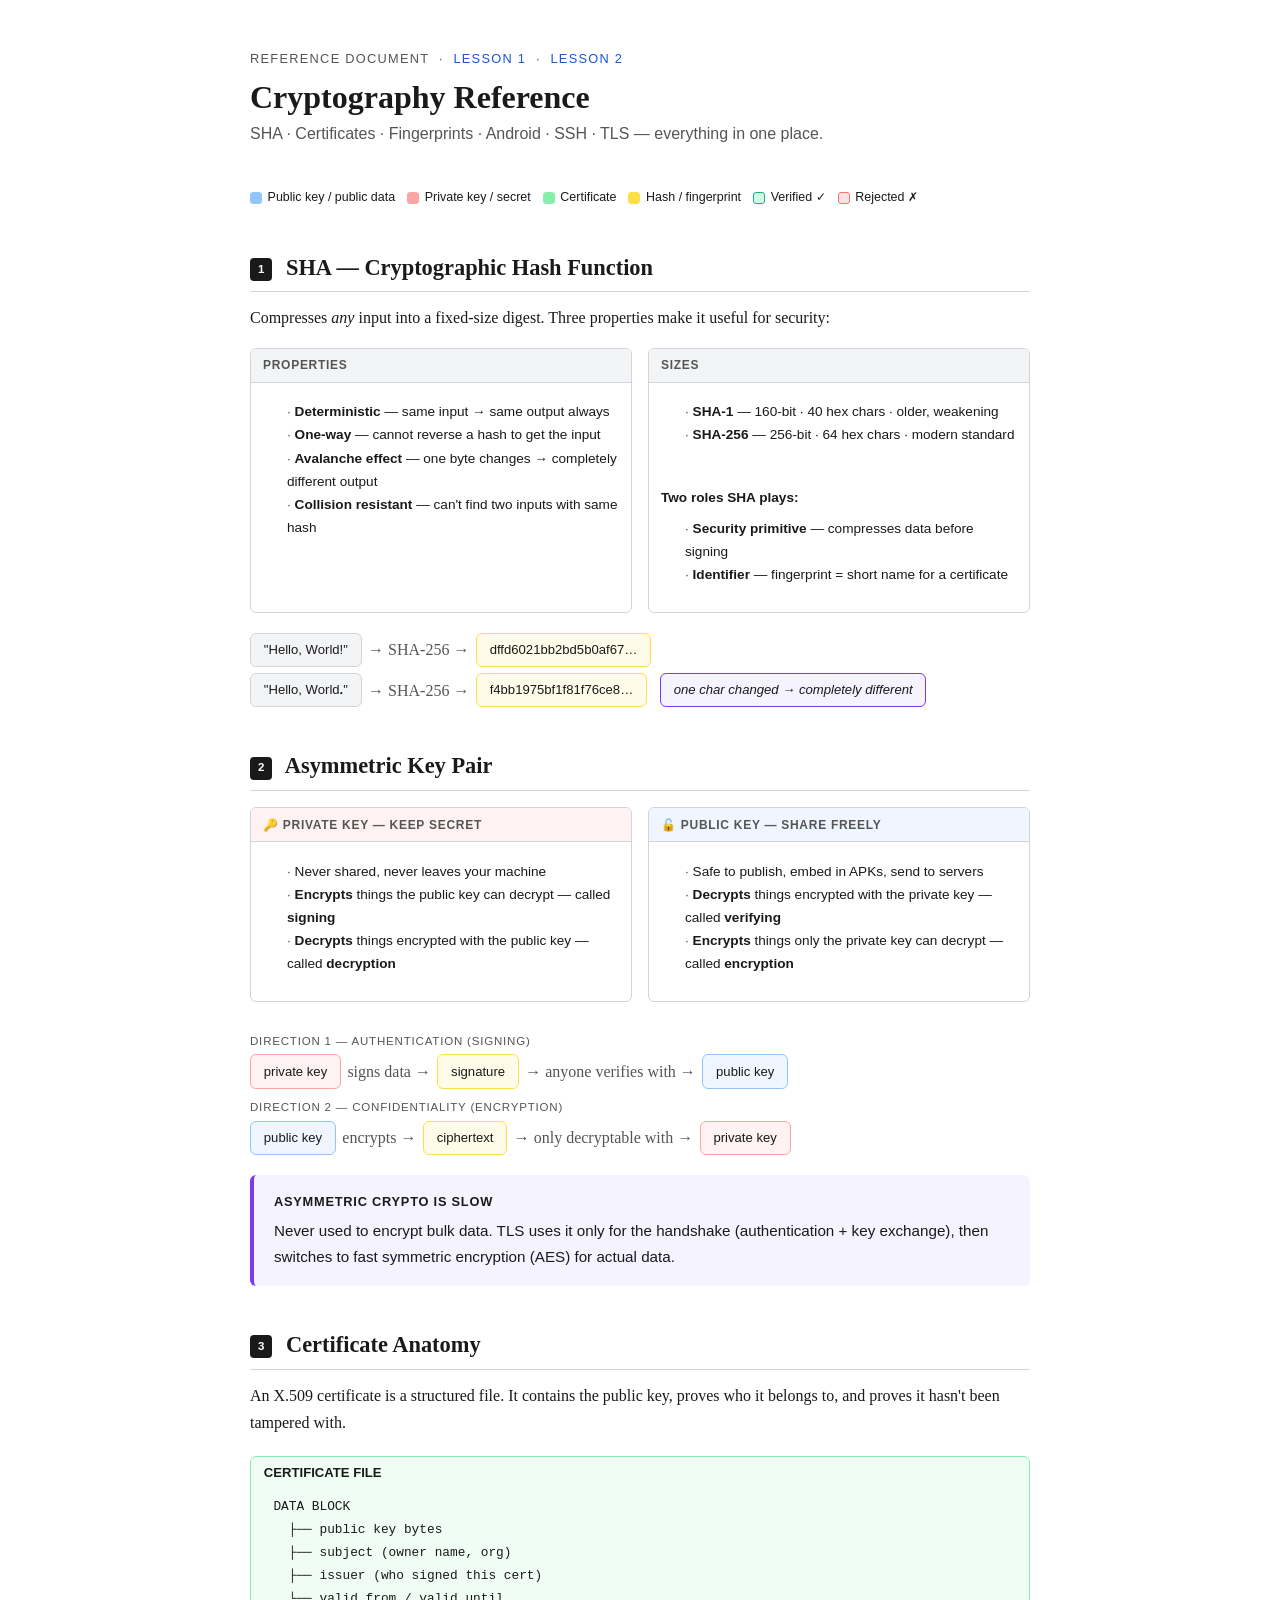
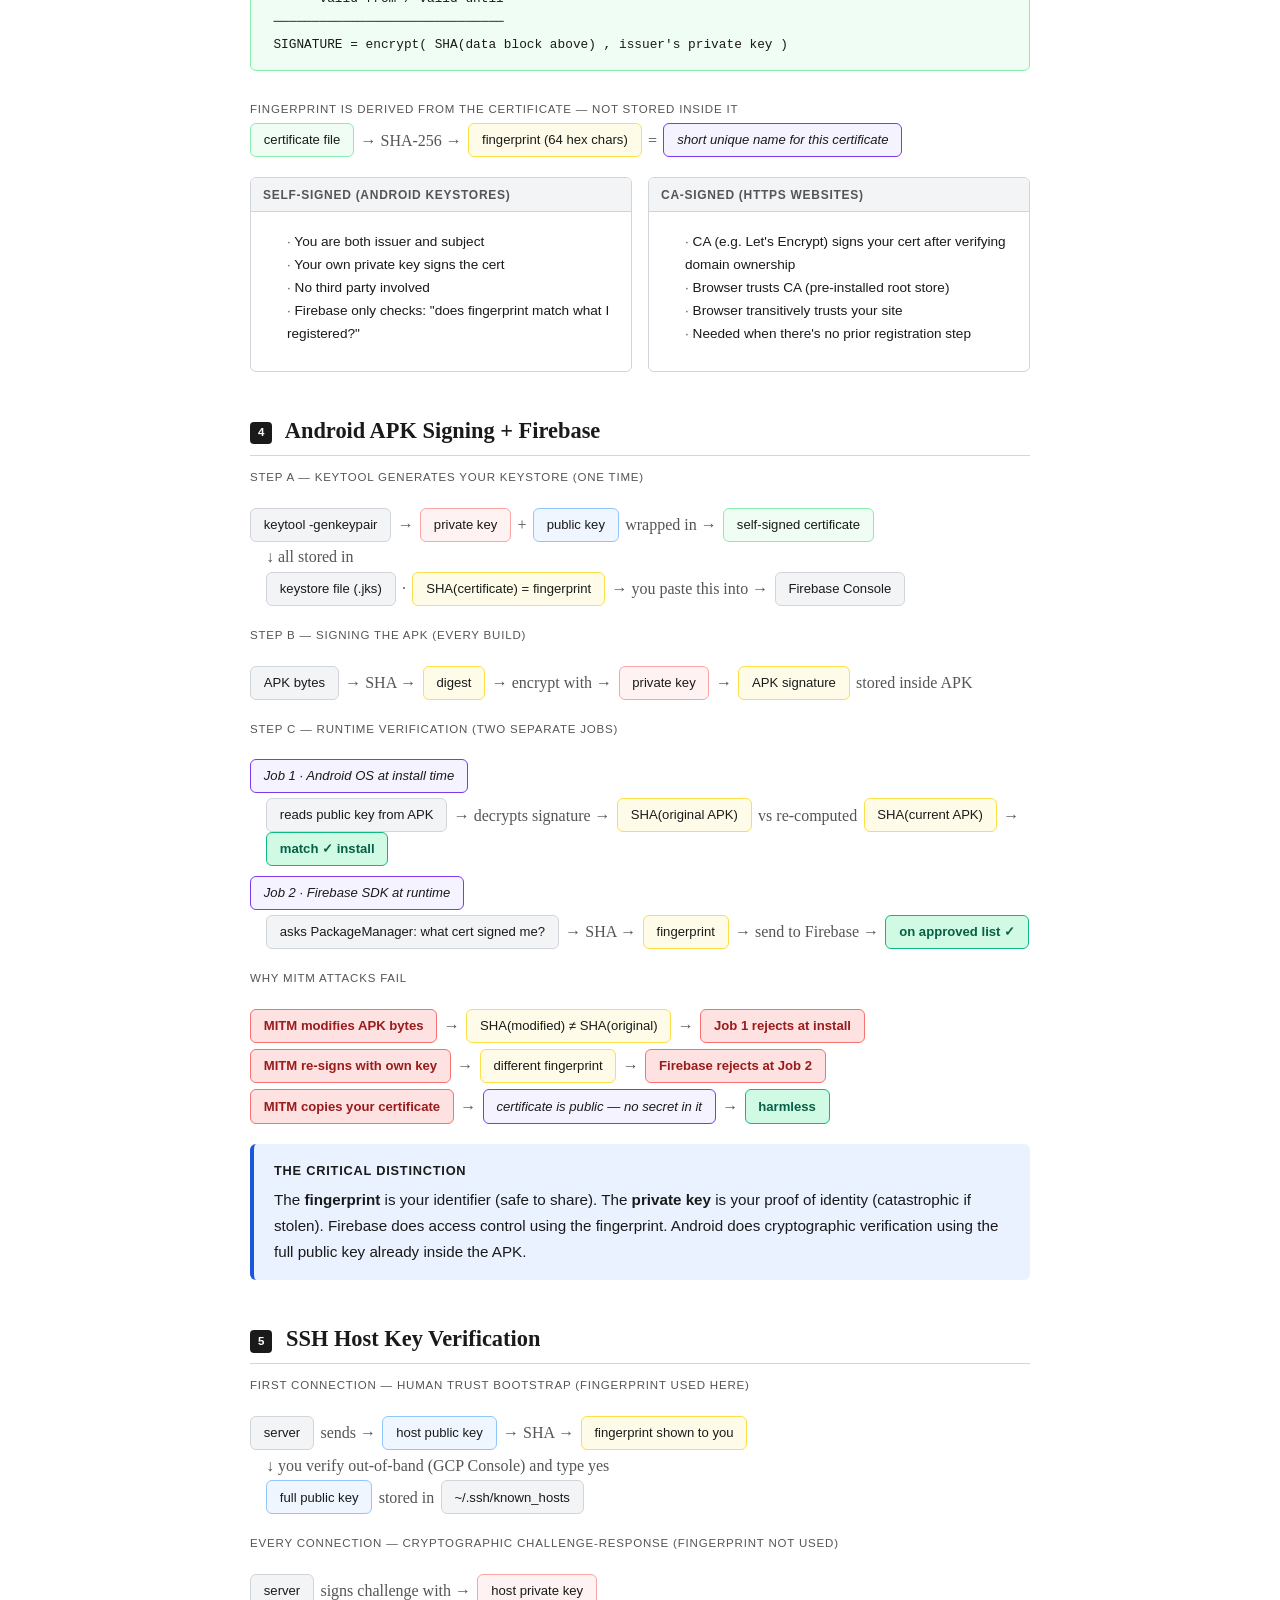
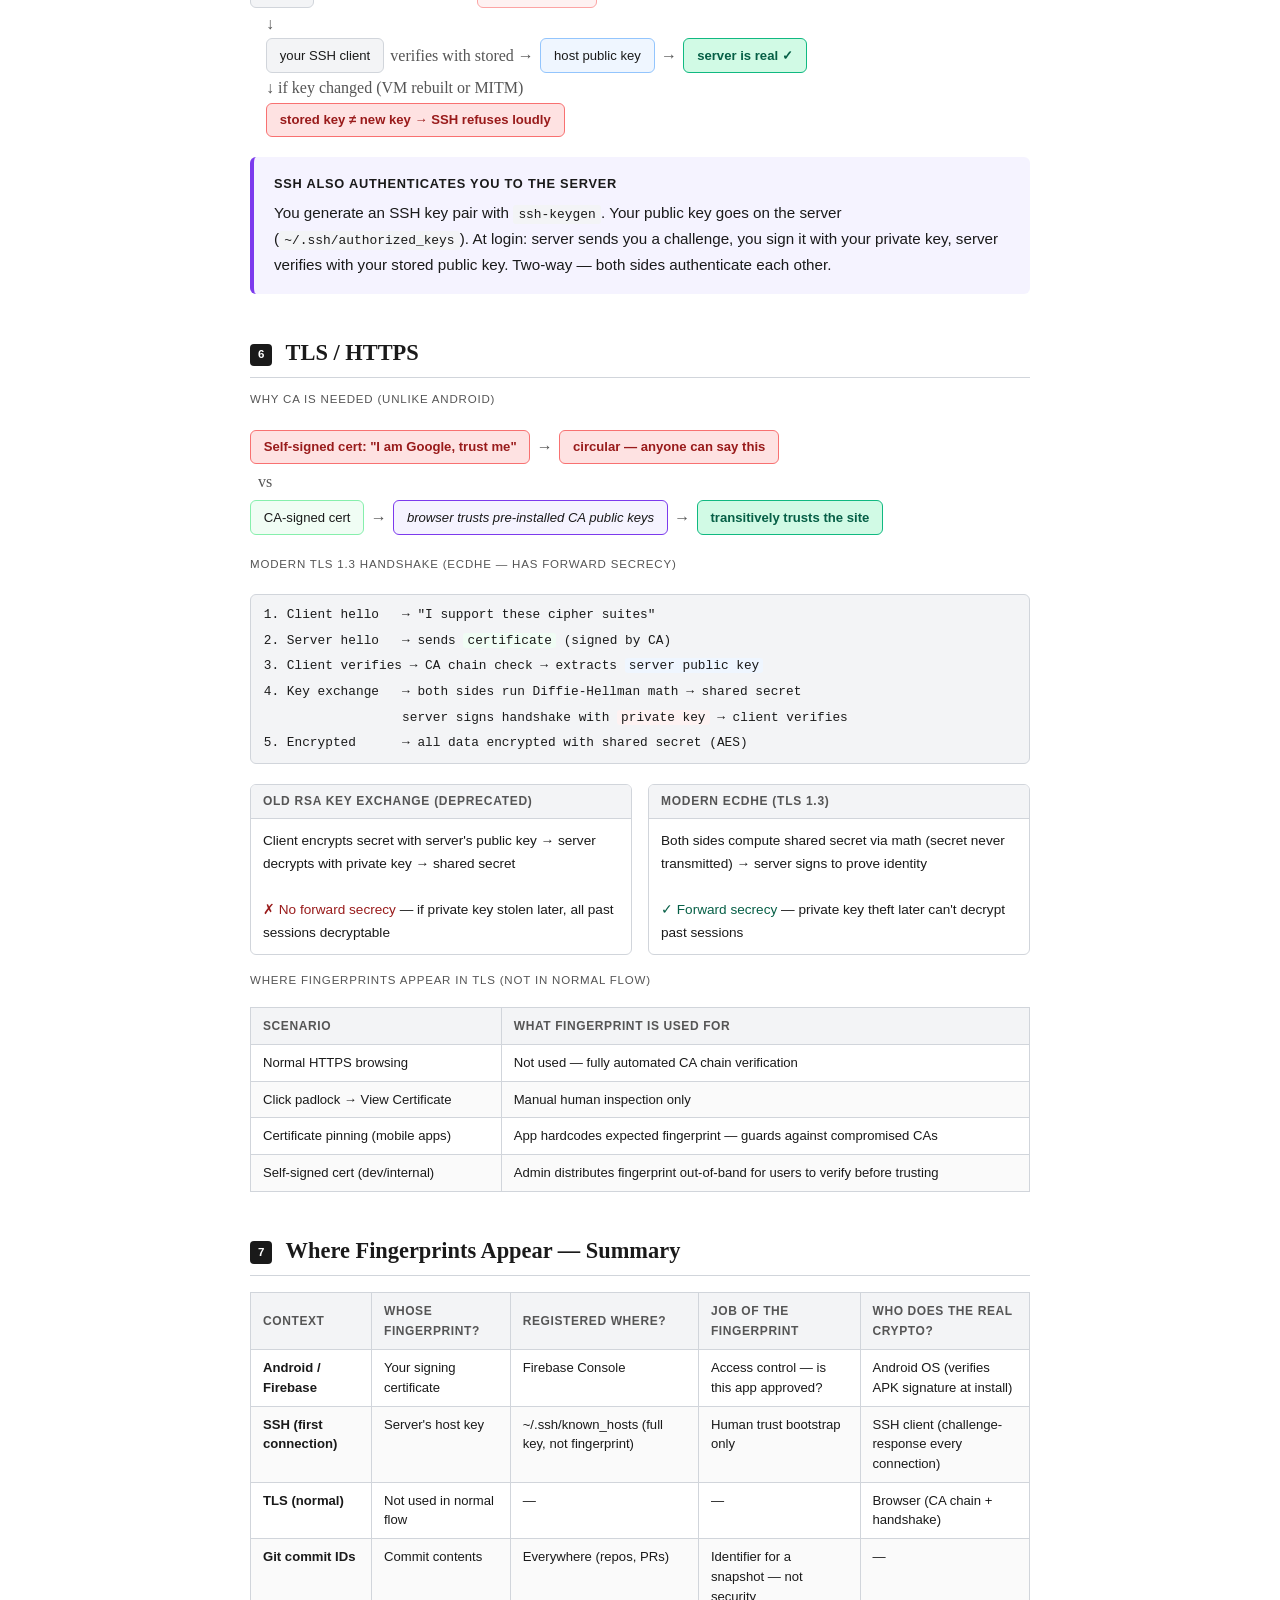
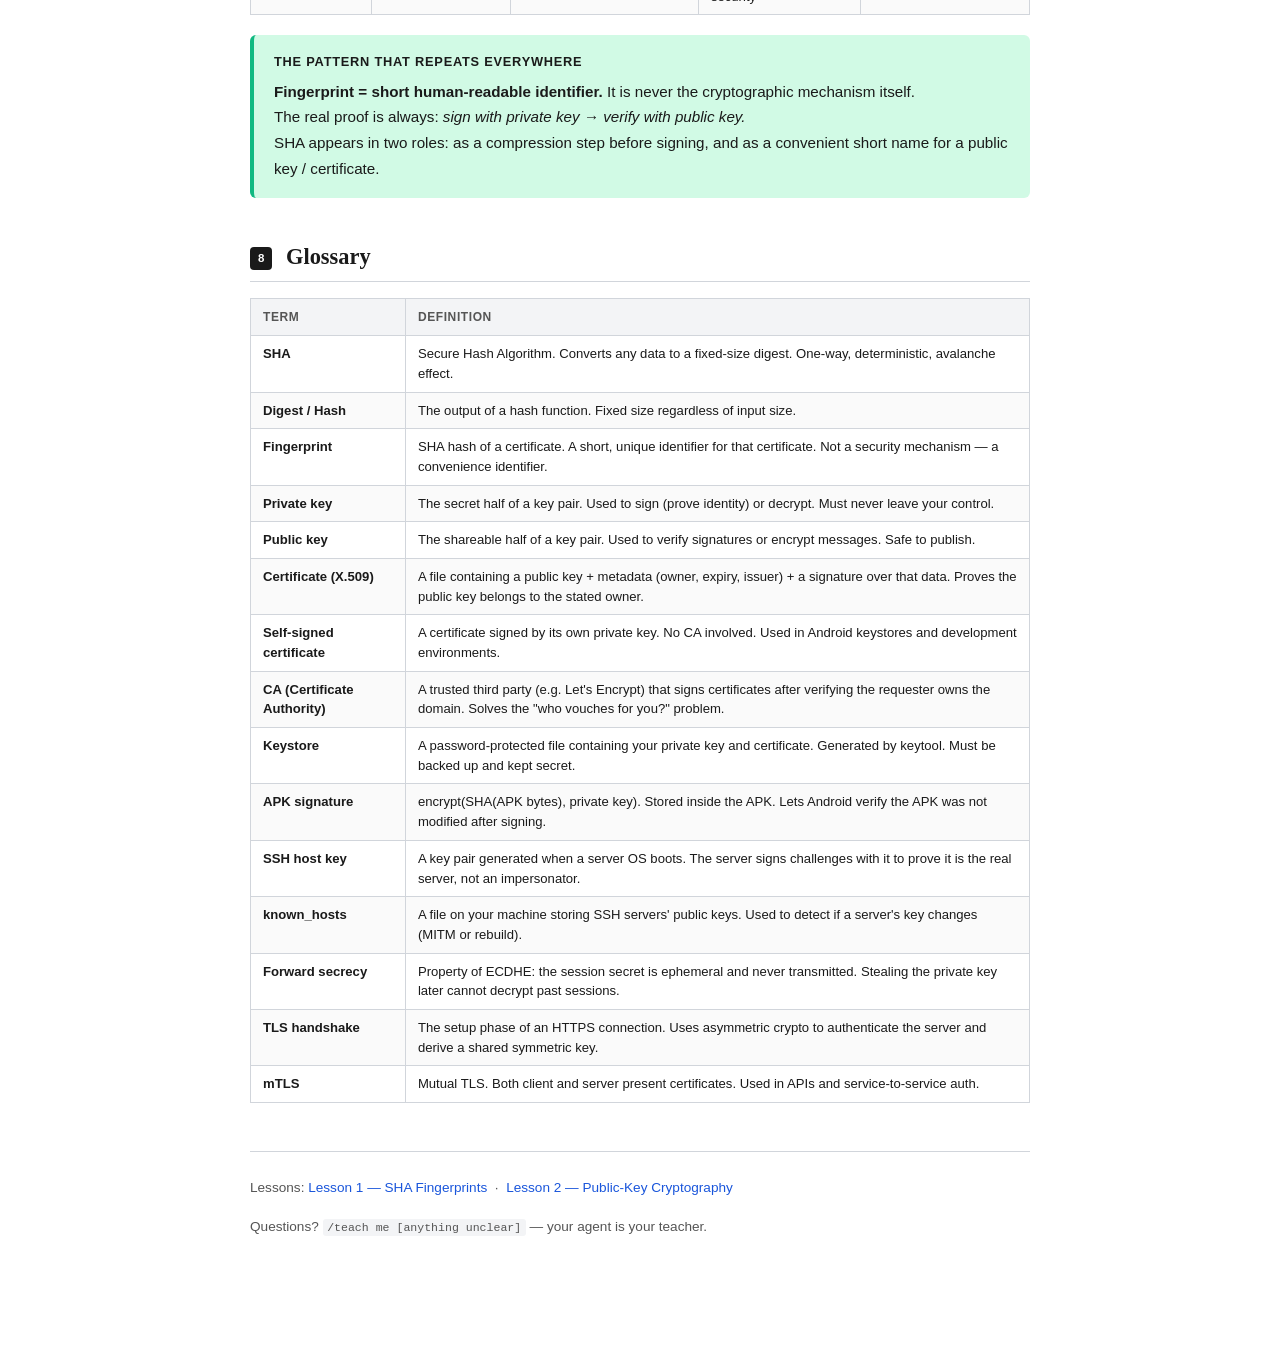
<file: reference/cryptography-reference.html>
<!DOCTYPE html>
<html lang="en">
<head>
  <meta charset="UTF-8" />
  <meta name="viewport" content="width=device-width, initial-scale=1.0" />
  <title>Cryptography Reference — SHA, Certificates, TLS, SSH</title>
  <link rel="stylesheet" href="../assets/styles.css" />
  <style>
    /* ── Reference-specific overrides ── */
    body { font-size: 16px; }
    .ref-section { margin: 2.5rem 0; }

    /* ── Flow diagram ── */
    .flow { display: flex; flex-direction: column; gap: 0; margin: 1.25rem 0; }
    .flow-row { display: flex; align-items: center; gap: 0; flex-wrap: wrap; }
    .flow-box {
      background: var(--code-bg);
      border: 1.5px solid var(--border);
      border-radius: 6px;
      padding: 0.45rem 0.8rem;
      font-family: var(--font-sans);
      font-size: 0.82rem;
      line-height: 1.35;
      white-space: nowrap;
    }
    .flow-box.pub  { background: #eff6ff; border-color: #93c5fd; }
    .flow-box.priv { background: #fef2f2; border-color: #fca5a5; }
    .flow-box.cert { background: #f0fdf4; border-color: #86efac; }
    .flow-box.hash { background: #fefce8; border-color: #fde047; }
    .flow-box.ok   { background: #d1fae5; border-color: #10b981; font-weight: 600; color: #065f46; }
    .flow-box.fail { background: #fee2e2; border-color: #f87171; font-weight: 600; color: #991b1b; }
    .flow-box.note { background: var(--warn-light); border-color: var(--warn); font-style: italic; }
    .arr { padding: 0 0.4rem; color: var(--muted); font-size: 1rem; flex-shrink: 0; }
    .arr.down { padding: 0.1rem 0 0.1rem 1rem; }
    .flow-label {
      font-family: var(--font-sans);
      font-size: 0.72rem;
      color: var(--muted);
      text-transform: uppercase;
      letter-spacing: 0.07em;
      margin: 0.6rem 0 0.2rem;
    }

    /* ── Two-column anatomy ── */
    .anatomy {
      display: grid;
      grid-template-columns: 1fr 1fr;
      gap: 1rem;
      margin: 1rem 0;
    }
    @media (max-width: 600px) { .anatomy { grid-template-columns: 1fr; } }
    .anatomy-box {
      border: 1.5px solid var(--border);
      border-radius: 6px;
      overflow: hidden;
    }
    .anatomy-header {
      background: var(--code-bg);
      padding: 0.4rem 0.75rem;
      font-family: var(--font-sans);
      font-size: 0.75rem;
      font-weight: 700;
      text-transform: uppercase;
      letter-spacing: 0.06em;
      color: var(--muted);
      border-bottom: 1px solid var(--border);
    }
    .anatomy-body { padding: 0.6rem 0.75rem; font-family: var(--font-sans); font-size: 0.85rem; line-height: 1.7; }
    .anatomy-body li { list-style: none; margin: 0; padding: 0; }
    .anatomy-body li::before { content: "·  "; color: var(--muted); }

    /* ── Comparison table ── */
    .comp-table { width: 100%; border-collapse: collapse; font-family: var(--font-sans); font-size: 0.82rem; margin: 1rem 0; }
    .comp-table th { background: var(--code-bg); padding: 0.5rem 0.75rem; text-align: left; font-weight: 700; border: 1px solid var(--border); font-size: 0.75rem; text-transform: uppercase; letter-spacing: 0.05em; color: var(--muted); }
    .comp-table td { padding: 0.5rem 0.75rem; border: 1px solid var(--border); vertical-align: top; line-height: 1.5; }
    .comp-table tr:nth-child(even) td { background: #fafafa; }

    /* ── Key legend ── */
    .legend { display: flex; gap: 0.75rem; flex-wrap: wrap; margin: 0.75rem 0; }
    .legend-item { display: flex; align-items: center; gap: 0.35rem; font-family: var(--font-sans); font-size: 0.78rem; }
    .legend-dot { width: 12px; height: 12px; border-radius: 3px; flex-shrink: 0; }

    /* ── Section headers ── */
    .ref-number { display: inline-block; background: var(--text); color: white; border-radius: 4px; padding: 0.1rem 0.5rem; font-family: var(--font-sans); font-size: 0.72rem; font-weight: 700; margin-right: 0.5rem; vertical-align: middle; }

    /* ── Print ── */
    @media print {
      .ref-section { page-break-inside: avoid; }
      h2 { page-break-after: avoid; }
    }
  </style>
</head>
<body>
<div class="lesson-container" style="max-width:780px">

  <div class="lesson-header">
    <div class="lesson-number">Reference Document &nbsp;·&nbsp; <a href="../lessons/0001-sha-fingerprints-what-and-why.html">Lesson 1</a> &nbsp;·&nbsp; <a href="../lessons/0002-public-key-cryptography.html">Lesson 2</a></div>
    <h1>Cryptography Reference</h1>
    <p class="lesson-subtitle">SHA · Certificates · Fingerprints · Android · SSH · TLS — everything in one place.</p>
  </div>

  <div class="legend">
    <div class="legend-item"><div class="legend-dot" style="background:#93c5fd;border:1.5px solid #93c5fd"></div> Public key / public data</div>
    <div class="legend-item"><div class="legend-dot" style="background:#fca5a5;border:1.5px solid #fca5a5"></div> Private key / secret</div>
    <div class="legend-item"><div class="legend-dot" style="background:#86efac;border:1.5px solid #86efac"></div> Certificate</div>
    <div class="legend-item"><div class="legend-dot" style="background:#fde047;border:1.5px solid #fde047"></div> Hash / fingerprint</div>
    <div class="legend-item"><div class="legend-dot" style="background:#d1fae5;border:1.5px solid #10b981"></div> Verified ✓</div>
    <div class="legend-item"><div class="legend-dot" style="background:#fee2e2;border:1.5px solid #f87171"></div> Rejected ✗</div>
  </div>

  <!-- ═══════════════════════════════════════════ -->
  <div class="ref-section">
    <h2><span class="ref-number">1</span> SHA — Cryptographic Hash Function</h2>
    <p>Compresses <em>any</em> input into a fixed-size digest. Three properties make it useful for security:</p>

    <div class="anatomy">
      <div class="anatomy-box">
        <div class="anatomy-header">Properties</div>
        <div class="anatomy-body">
          <ul>
            <li><strong>Deterministic</strong> — same input → same output always</li>
            <li><strong>One-way</strong> — cannot reverse a hash to get the input</li>
            <li><strong>Avalanche effect</strong> — one byte changes → completely different output</li>
            <li><strong>Collision resistant</strong> — can't find two inputs with same hash</li>
          </ul>
        </div>
      </div>
      <div class="anatomy-box">
        <div class="anatomy-header">Sizes</div>
        <div class="anatomy-body">
          <ul>
            <li><strong>SHA-1</strong> — 160-bit · 40 hex chars · older, weakening</li>
            <li><strong>SHA-256</strong> — 256-bit · 64 hex chars · modern standard</li>
          </ul>
          <br/>
          <strong>Two roles SHA plays:</strong>
          <ul>
            <li><strong>Security primitive</strong> — compresses data before signing</li>
            <li><strong>Identifier</strong> — fingerprint = short name for a certificate</li>
          </ul>
        </div>
      </div>
    </div>

    <div class="flow">
      <div class="flow-row">
        <div class="flow-box">"Hello, World!"</div>
        <div class="arr">→ SHA-256 →</div>
        <div class="flow-box hash">dffd6021bb2bd5b0af67…</div>
      </div>
      <div style="height:0.4rem"></div>
      <div class="flow-row">
        <div class="flow-box">"Hello, World<strong>.</strong>"</div>
        <div class="arr">→ SHA-256 →</div>
        <div class="flow-box hash">f4bb1975bf1f81f76ce8…</div>
        <div class="arr"></div>
        <div class="flow-box note">one char changed → completely different</div>
      </div>
    </div>
  </div>

  <!-- ═══════════════════════════════════════════ -->
  <div class="ref-section">
    <h2><span class="ref-number">2</span> Asymmetric Key Pair</h2>

    <div class="anatomy">
      <div class="anatomy-box">
        <div class="anatomy-header" style="background:#fef2f2">🔑 Private Key — keep secret</div>
        <div class="anatomy-body">
          <ul>
            <li>Never shared, never leaves your machine</li>
            <li><strong>Encrypts</strong> things the public key can decrypt — called <strong>signing</strong></li>
            <li><strong>Decrypts</strong> things encrypted with the public key — called <strong>decryption</strong></li>
          </ul>
        </div>
      </div>
      <div class="anatomy-box">
        <div class="anatomy-header" style="background:#eff6ff">🔓 Public Key — share freely</div>
        <div class="anatomy-body">
          <ul>
            <li>Safe to publish, embed in APKs, send to servers</li>
            <li><strong>Decrypts</strong> things encrypted with the private key — called <strong>verifying</strong></li>
            <li><strong>Encrypts</strong> things only the private key can decrypt — called <strong>encryption</strong></li>
          </ul>
        </div>
      </div>
    </div>

    <div class="flow">
      <div class="flow-label">Direction 1 — Authentication (signing)</div>
      <div class="flow-row">
        <div class="flow-box priv">private key</div><div class="arr">signs data →</div>
        <div class="flow-box hash">signature</div><div class="arr">→ anyone verifies with →</div>
        <div class="flow-box pub">public key</div>
      </div>
      <div class="flow-label">Direction 2 — Confidentiality (encryption)</div>
      <div class="flow-row">
        <div class="flow-box pub">public key</div><div class="arr">encrypts →</div>
        <div class="flow-box hash">ciphertext</div><div class="arr">→ only decryptable with →</div>
        <div class="flow-box priv">private key</div>
      </div>
    </div>

    <div class="callout note" style="margin-top:1rem">
      <div class="callout-title">Asymmetric crypto is slow</div>
      Never used to encrypt bulk data. TLS uses it only for the handshake (authentication + key exchange), then switches to fast symmetric encryption (AES) for actual data.
    </div>
  </div>

  <!-- ═══════════════════════════════════════════ -->
  <div class="ref-section">
    <h2><span class="ref-number">3</span> Certificate Anatomy</h2>
    <p>An X.509 certificate is a structured file. It contains the public key, proves who it belongs to, and proves it hasn't been tampered with.</p>

    <div class="flow">
      <div class="flow-row">
        <div class="flow-box cert" style="width:100%;white-space:normal">
          <strong>CERTIFICATE FILE</strong><br/>
          <span style="display:block;margin-top:0.4rem;padding:0.4rem 0.6rem;background:#f0fdf4;border-radius:4px;font-family:var(--font-mono);font-size:0.8rem;line-height:1.8">
            DATA BLOCK<br/>
            &nbsp;&nbsp;├── public key bytes<br/>
            &nbsp;&nbsp;├── subject (owner name, org)<br/>
            &nbsp;&nbsp;├── issuer (who signed this cert)<br/>
            &nbsp;&nbsp;└── valid from / valid until<br/>
            ──────────────────────────────<br/>
            SIGNATURE = encrypt( SHA(data block above) , issuer's private key )
          </span>
        </div>
      </div>
    </div>

    <div class="flow" style="margin-top:0.75rem">
      <div class="flow-label">Fingerprint is derived FROM the certificate — not stored inside it</div>
      <div class="flow-row">
        <div class="flow-box cert">certificate file</div>
        <div class="arr">→ SHA-256 →</div>
        <div class="flow-box hash">fingerprint (64 hex chars)</div>
        <div class="arr">=</div>
        <div class="flow-box note">short unique name for this certificate</div>
      </div>
    </div>

    <div class="anatomy" style="margin-top:1rem">
      <div class="anatomy-box">
        <div class="anatomy-header">Self-signed (Android keystores)</div>
        <div class="anatomy-body">
          <ul>
            <li>You are both issuer and subject</li>
            <li>Your own private key signs the cert</li>
            <li>No third party involved</li>
            <li>Firebase only checks: "does fingerprint match what I registered?"</li>
          </ul>
        </div>
      </div>
      <div class="anatomy-box">
        <div class="anatomy-header">CA-signed (HTTPS websites)</div>
        <div class="anatomy-body">
          <ul>
            <li>CA (e.g. Let's Encrypt) signs your cert after verifying domain ownership</li>
            <li>Browser trusts CA (pre-installed root store)</li>
            <li>Browser transitively trusts your site</li>
            <li>Needed when there's no prior registration step</li>
          </ul>
        </div>
      </div>
    </div>
  </div>

  <!-- ═══════════════════════════════════════════ -->
  <div class="ref-section">
    <h2><span class="ref-number">4</span> Android APK Signing + Firebase</h2>

    <div class="flow-label">Step A — keytool generates your keystore (one time)</div>
    <div class="flow">
      <div class="flow-row">
        <div class="flow-box">keytool -genkeypair</div>
        <div class="arr">→</div>
        <div class="flow-box priv">private key</div>
        <div class="arr">+</div>
        <div class="flow-box pub">public key</div>
        <div class="arr">wrapped in →</div>
        <div class="flow-box cert">self-signed certificate</div>
      </div>
      <div class="arr down">↓ all stored in</div>
      <div class="flow-row" style="margin-left:1rem">
        <div class="flow-box">keystore file (.jks)</div>
        <div class="arr">·</div>
        <div class="flow-box hash">SHA(certificate) = fingerprint</div>
        <div class="arr">→ you paste this into →</div>
        <div class="flow-box">Firebase Console</div>
      </div>
    </div>

    <div class="flow-label" style="margin-top:1.25rem">Step B — signing the APK (every build)</div>
    <div class="flow">
      <div class="flow-row">
        <div class="flow-box">APK bytes</div>
        <div class="arr">→ SHA →</div>
        <div class="flow-box hash">digest</div>
        <div class="arr">→ encrypt with →</div>
        <div class="flow-box priv">private key</div>
        <div class="arr">→</div>
        <div class="flow-box hash">APK signature</div>
        <div class="arr">stored inside APK</div>
      </div>
    </div>

    <div class="flow-label" style="margin-top:1.25rem">Step C — runtime verification (two separate jobs)</div>
    <div class="flow">
      <div class="flow-row">
        <div class="flow-box note">Job 1 · Android OS at install time</div>
      </div>
      <div class="flow-row" style="margin:0.3rem 0 0 1rem">
        <div class="flow-box">reads public key from APK</div>
        <div class="arr">→ decrypts signature →</div>
        <div class="flow-box hash">SHA(original APK)</div>
        <div class="arr">vs re-computed</div>
        <div class="flow-box hash">SHA(current APK)</div>
        <div class="arr">→</div>
        <div class="flow-box ok">match ✓ install</div>
      </div>
      <div style="height:0.6rem"></div>
      <div class="flow-row">
        <div class="flow-box note">Job 2 · Firebase SDK at runtime</div>
      </div>
      <div class="flow-row" style="margin:0.3rem 0 0 1rem">
        <div class="flow-box">asks PackageManager: what cert signed me?</div>
        <div class="arr">→ SHA →</div>
        <div class="flow-box hash">fingerprint</div>
        <div class="arr">→ send to Firebase →</div>
        <div class="flow-box ok">on approved list ✓</div>
      </div>
    </div>

    <div class="flow-label" style="margin-top:1.25rem">Why MITM attacks fail</div>
    <div class="flow">
      <div class="flow-row">
        <div class="flow-box fail">MITM modifies APK bytes</div>
        <div class="arr">→</div>
        <div class="flow-box hash">SHA(modified) ≠ SHA(original)</div>
        <div class="arr">→</div>
        <div class="flow-box fail">Job 1 rejects at install</div>
      </div>
      <div style="height:0.4rem"></div>
      <div class="flow-row">
        <div class="flow-box fail">MITM re-signs with own key</div>
        <div class="arr">→</div>
        <div class="flow-box hash">different fingerprint</div>
        <div class="arr">→</div>
        <div class="flow-box fail">Firebase rejects at Job 2</div>
      </div>
      <div style="height:0.4rem"></div>
      <div class="flow-row">
        <div class="flow-box fail">MITM copies your certificate</div>
        <div class="arr">→</div>
        <div class="flow-box note">certificate is public — no secret in it</div>
        <div class="arr">→</div>
        <div class="flow-box ok">harmless</div>
      </div>
    </div>

    <div class="callout key" style="margin-top:1rem">
      <div class="callout-title">The critical distinction</div>
      The <strong>fingerprint</strong> is your identifier (safe to share). The <strong>private key</strong> is your proof of identity (catastrophic if stolen). Firebase does access control using the fingerprint. Android does cryptographic verification using the full public key already inside the APK.
    </div>
  </div>

  <!-- ═══════════════════════════════════════════ -->
  <div class="ref-section">
    <h2><span class="ref-number">5</span> SSH Host Key Verification</h2>

    <div class="flow-label">First connection — human trust bootstrap (fingerprint used here)</div>
    <div class="flow">
      <div class="flow-row">
        <div class="flow-box">server</div>
        <div class="arr">sends →</div>
        <div class="flow-box pub">host public key</div>
        <div class="arr">→ SHA →</div>
        <div class="flow-box hash">fingerprint shown to you</div>
      </div>
      <div class="arr down">↓ you verify out-of-band (GCP Console) and type yes</div>
      <div class="flow-row" style="margin-left:1rem">
        <div class="flow-box pub">full public key</div>
        <div class="arr">stored in</div>
        <div class="flow-box">~/.ssh/known_hosts</div>
      </div>
    </div>

    <div class="flow-label" style="margin-top:1.25rem">Every connection — cryptographic challenge-response (fingerprint not used)</div>
    <div class="flow">
      <div class="flow-row">
        <div class="flow-box">server</div>
        <div class="arr">signs challenge with →</div>
        <div class="flow-box priv">host private key</div>
      </div>
      <div class="arr down">↓</div>
      <div class="flow-row" style="margin-left:1rem">
        <div class="flow-box">your SSH client</div>
        <div class="arr">verifies with stored →</div>
        <div class="flow-box pub">host public key</div>
        <div class="arr">→</div>
        <div class="flow-box ok">server is real ✓</div>
      </div>
      <div class="arr down">↓ if key changed (VM rebuilt or MITM)</div>
      <div class="flow-row" style="margin-left:1rem">
        <div class="flow-box fail">stored key ≠ new key → SSH refuses loudly</div>
      </div>
    </div>

    <div class="callout note" style="margin-top:1rem">
      <div class="callout-title">SSH also authenticates YOU to the server</div>
      You generate an SSH key pair with <code>ssh-keygen</code>. Your public key goes on the server (<code>~/.ssh/authorized_keys</code>). At login: server sends you a challenge, you sign it with your private key, server verifies with your stored public key. Two-way — both sides authenticate each other.
    </div>
  </div>

  <!-- ═══════════════════════════════════════════ -->
  <div class="ref-section">
    <h2><span class="ref-number">6</span> TLS / HTTPS</h2>

    <div class="flow-label">Why CA is needed (unlike Android)</div>
    <div class="flow">
      <div class="flow-row">
        <div class="flow-box fail">Self-signed cert: "I am Google, trust me"</div>
        <div class="arr">→</div>
        <div class="flow-box fail">circular — anyone can say this</div>
      </div>
      <div class="arr" style="padding:0.3rem 0 0.3rem 0.5rem">vs</div>
      <div class="flow-row">
        <div class="flow-box cert">CA-signed cert</div>
        <div class="arr">→</div>
        <div class="flow-box note">browser trusts pre-installed CA public keys</div>
        <div class="arr">→</div>
        <div class="flow-box ok">transitively trusts the site</div>
      </div>
    </div>

    <div class="flow-label" style="margin-top:1.25rem">Modern TLS 1.3 handshake (ECDHE — has forward secrecy)</div>
    <div class="flow">
      <div class="flow-row"><div class="flow-box" style="width:100%;white-space:normal;font-family:var(--font-mono);font-size:0.8rem;line-height:2">
        1. Client hello &nbsp;&nbsp;→ "I support these cipher suites"<br/>
        2. Server hello &nbsp;&nbsp;→ sends <span style="background:#f0fdf4;padding:0 4px;border-radius:3px">certificate</span> (signed by CA)<br/>
        3. Client verifies → CA chain check → extracts <span style="background:#eff6ff;padding:0 4px;border-radius:3px">server public key</span><br/>
        4. Key exchange &nbsp;&nbsp;→ both sides run Diffie-Hellman math → shared secret<br/>
        &nbsp;&nbsp;&nbsp;&nbsp;&nbsp;&nbsp;&nbsp;&nbsp;&nbsp;&nbsp;&nbsp;&nbsp;&nbsp;&nbsp;&nbsp;&nbsp;&nbsp;&nbsp;server signs handshake with <span style="background:#fef2f2;padding:0 4px;border-radius:3px">private key</span> → client verifies<br/>
        5. Encrypted &nbsp;&nbsp;&nbsp;&nbsp;&nbsp;→ all data encrypted with shared secret (AES)
      </div></div>
    </div>

    <div class="anatomy" style="margin-top:1rem">
      <div class="anatomy-box">
        <div class="anatomy-header">Old RSA key exchange (deprecated)</div>
        <div class="anatomy-body">
          Client encrypts secret with server's public key → server decrypts with private key → shared secret<br/><br/>
          <span style="color:#991b1b">✗ No forward secrecy</span> — if private key stolen later, all past sessions decryptable
        </div>
      </div>
      <div class="anatomy-box">
        <div class="anatomy-header">Modern ECDHE (TLS 1.3)</div>
        <div class="anatomy-body">
          Both sides compute shared secret via math (secret never transmitted) → server signs to prove identity<br/><br/>
          <span style="color:#065f46">✓ Forward secrecy</span> — private key theft later can't decrypt past sessions
        </div>
      </div>
    </div>

    <div class="flow-label" style="margin-top:1rem">Where fingerprints appear in TLS (not in normal flow)</div>
    <table class="comp-table">
      <thead><tr><th>Scenario</th><th>What fingerprint is used for</th></tr></thead>
      <tbody>
        <tr><td>Normal HTTPS browsing</td><td>Not used — fully automated CA chain verification</td></tr>
        <tr><td>Click padlock → View Certificate</td><td>Manual human inspection only</td></tr>
        <tr><td>Certificate pinning (mobile apps)</td><td>App hardcodes expected fingerprint — guards against compromised CAs</td></tr>
        <tr><td>Self-signed cert (dev/internal)</td><td>Admin distributes fingerprint out-of-band for users to verify before trusting</td></tr>
      </tbody>
    </table>
  </div>

  <!-- ═══════════════════════════════════════════ -->
  <div class="ref-section">
    <h2><span class="ref-number">7</span> Where Fingerprints Appear — Summary</h2>

    <table class="comp-table">
      <thead>
        <tr>
          <th>Context</th>
          <th>Whose fingerprint?</th>
          <th>Registered where?</th>
          <th>Job of the fingerprint</th>
          <th>Who does the real crypto?</th>
        </tr>
      </thead>
      <tbody>
        <tr>
          <td><strong>Android / Firebase</strong></td>
          <td>Your signing certificate</td>
          <td>Firebase Console</td>
          <td>Access control — is this app approved?</td>
          <td>Android OS (verifies APK signature at install)</td>
        </tr>
        <tr>
          <td><strong>SSH (first connection)</strong></td>
          <td>Server's host key</td>
          <td>~/.ssh/known_hosts (full key, not fingerprint)</td>
          <td>Human trust bootstrap only</td>
          <td>SSH client (challenge-response every connection)</td>
        </tr>
        <tr>
          <td><strong>TLS (normal)</strong></td>
          <td>Not used in normal flow</td>
          <td>—</td>
          <td>—</td>
          <td>Browser (CA chain + handshake)</td>
        </tr>
        <tr>
          <td><strong>Git commit IDs</strong></td>
          <td>Commit contents</td>
          <td>Everywhere (repos, PRs)</td>
          <td>Identifier for a snapshot — not security</td>
          <td>—</td>
        </tr>
      </tbody>
    </table>

    <div class="callout win" style="margin-top:1.25rem">
      <div class="callout-title">The pattern that repeats everywhere</div>
      <strong>Fingerprint = short human-readable identifier.</strong> It is never the cryptographic mechanism itself.<br/>
      The real proof is always: <em>sign with private key → verify with public key.</em><br/>
      SHA appears in two roles: as a compression step before signing, and as a convenient short name for a public key / certificate.
    </div>
  </div>

  <!-- ═══════════════════════════════════════════ -->
  <div class="ref-section">
    <h2><span class="ref-number">8</span> Glossary</h2>
    <table class="comp-table">
      <thead><tr><th>Term</th><th>Definition</th></tr></thead>
      <tbody>
        <tr><td><strong>SHA</strong></td><td>Secure Hash Algorithm. Converts any data to a fixed-size digest. One-way, deterministic, avalanche effect.</td></tr>
        <tr><td><strong>Digest / Hash</strong></td><td>The output of a hash function. Fixed size regardless of input size.</td></tr>
        <tr><td><strong>Fingerprint</strong></td><td>SHA hash of a certificate. A short, unique identifier for that certificate. Not a security mechanism — a convenience identifier.</td></tr>
        <tr><td><strong>Private key</strong></td><td>The secret half of a key pair. Used to sign (prove identity) or decrypt. Must never leave your control.</td></tr>
        <tr><td><strong>Public key</strong></td><td>The shareable half of a key pair. Used to verify signatures or encrypt messages. Safe to publish.</td></tr>
        <tr><td><strong>Certificate (X.509)</strong></td><td>A file containing a public key + metadata (owner, expiry, issuer) + a signature over that data. Proves the public key belongs to the stated owner.</td></tr>
        <tr><td><strong>Self-signed certificate</strong></td><td>A certificate signed by its own private key. No CA involved. Used in Android keystores and development environments.</td></tr>
        <tr><td><strong>CA (Certificate Authority)</strong></td><td>A trusted third party (e.g. Let's Encrypt) that signs certificates after verifying the requester owns the domain. Solves the "who vouches for you?" problem.</td></tr>
        <tr><td><strong>Keystore</strong></td><td>A password-protected file containing your private key and certificate. Generated by keytool. Must be backed up and kept secret.</td></tr>
        <tr><td><strong>APK signature</strong></td><td>encrypt(SHA(APK bytes), private key). Stored inside the APK. Lets Android verify the APK was not modified after signing.</td></tr>
        <tr><td><strong>SSH host key</strong></td><td>A key pair generated when a server OS boots. The server signs challenges with it to prove it is the real server, not an impersonator.</td></tr>
        <tr><td><strong>known_hosts</strong></td><td>A file on your machine storing SSH servers' public keys. Used to detect if a server's key changes (MITM or rebuild).</td></tr>
        <tr><td><strong>Forward secrecy</strong></td><td>Property of ECDHE: the session secret is ephemeral and never transmitted. Stealing the private key later cannot decrypt past sessions.</td></tr>
        <tr><td><strong>TLS handshake</strong></td><td>The setup phase of an HTTPS connection. Uses asymmetric crypto to authenticate the server and derive a shared symmetric key.</td></tr>
        <tr><td><strong>mTLS</strong></td><td>Mutual TLS. Both client and server present certificates. Used in APIs and service-to-service auth.</td></tr>
      </tbody>
    </table>
  </div>

  <div class="lesson-footer">
    <p>Lessons: <a href="../lessons/0001-sha-fingerprints-what-and-why.html">Lesson 1 — SHA Fingerprints</a> &nbsp;·&nbsp; <a href="../lessons/0002-public-key-cryptography.html">Lesson 2 — Public-Key Cryptography</a></p>
    <p style="margin-top:0.5rem">Questions? <code>/teach me [anything unclear]</code> — your agent is your teacher.</p>
  </div>

</div>
</body>
</html>
</file>
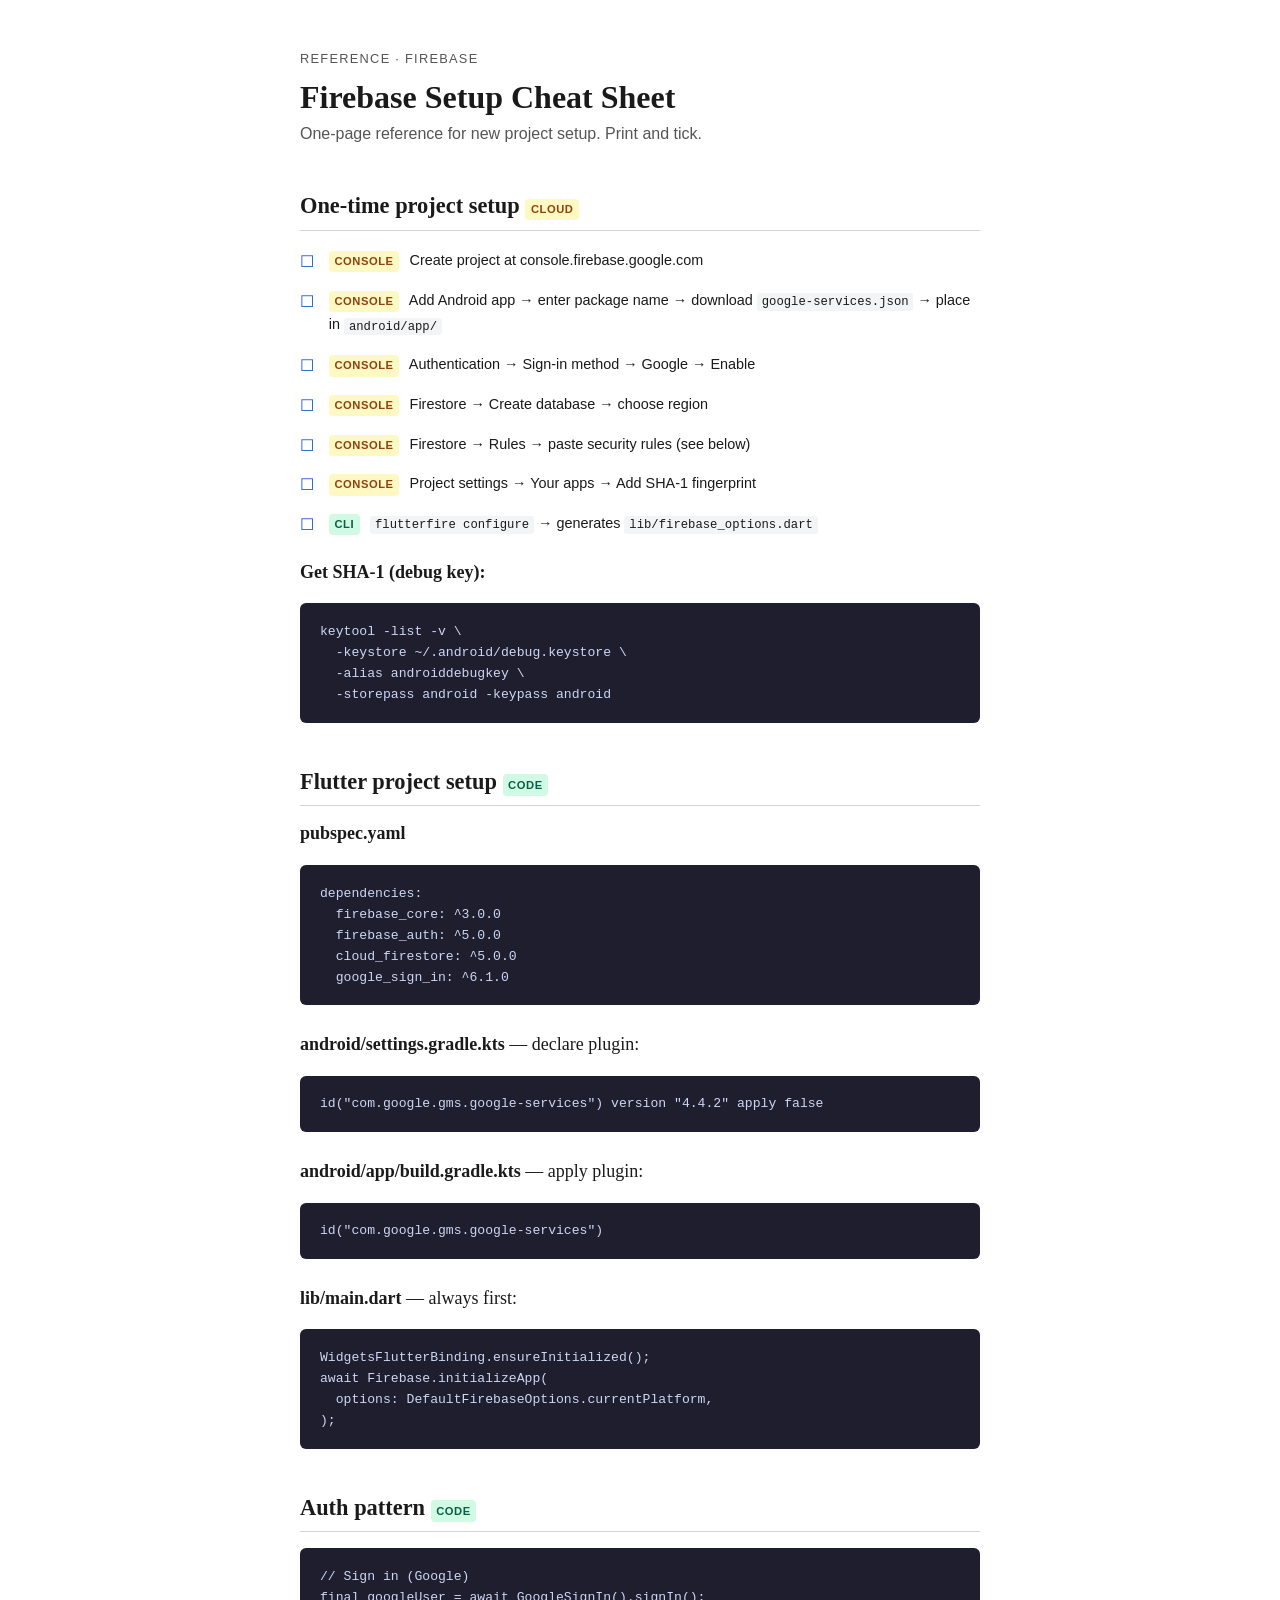
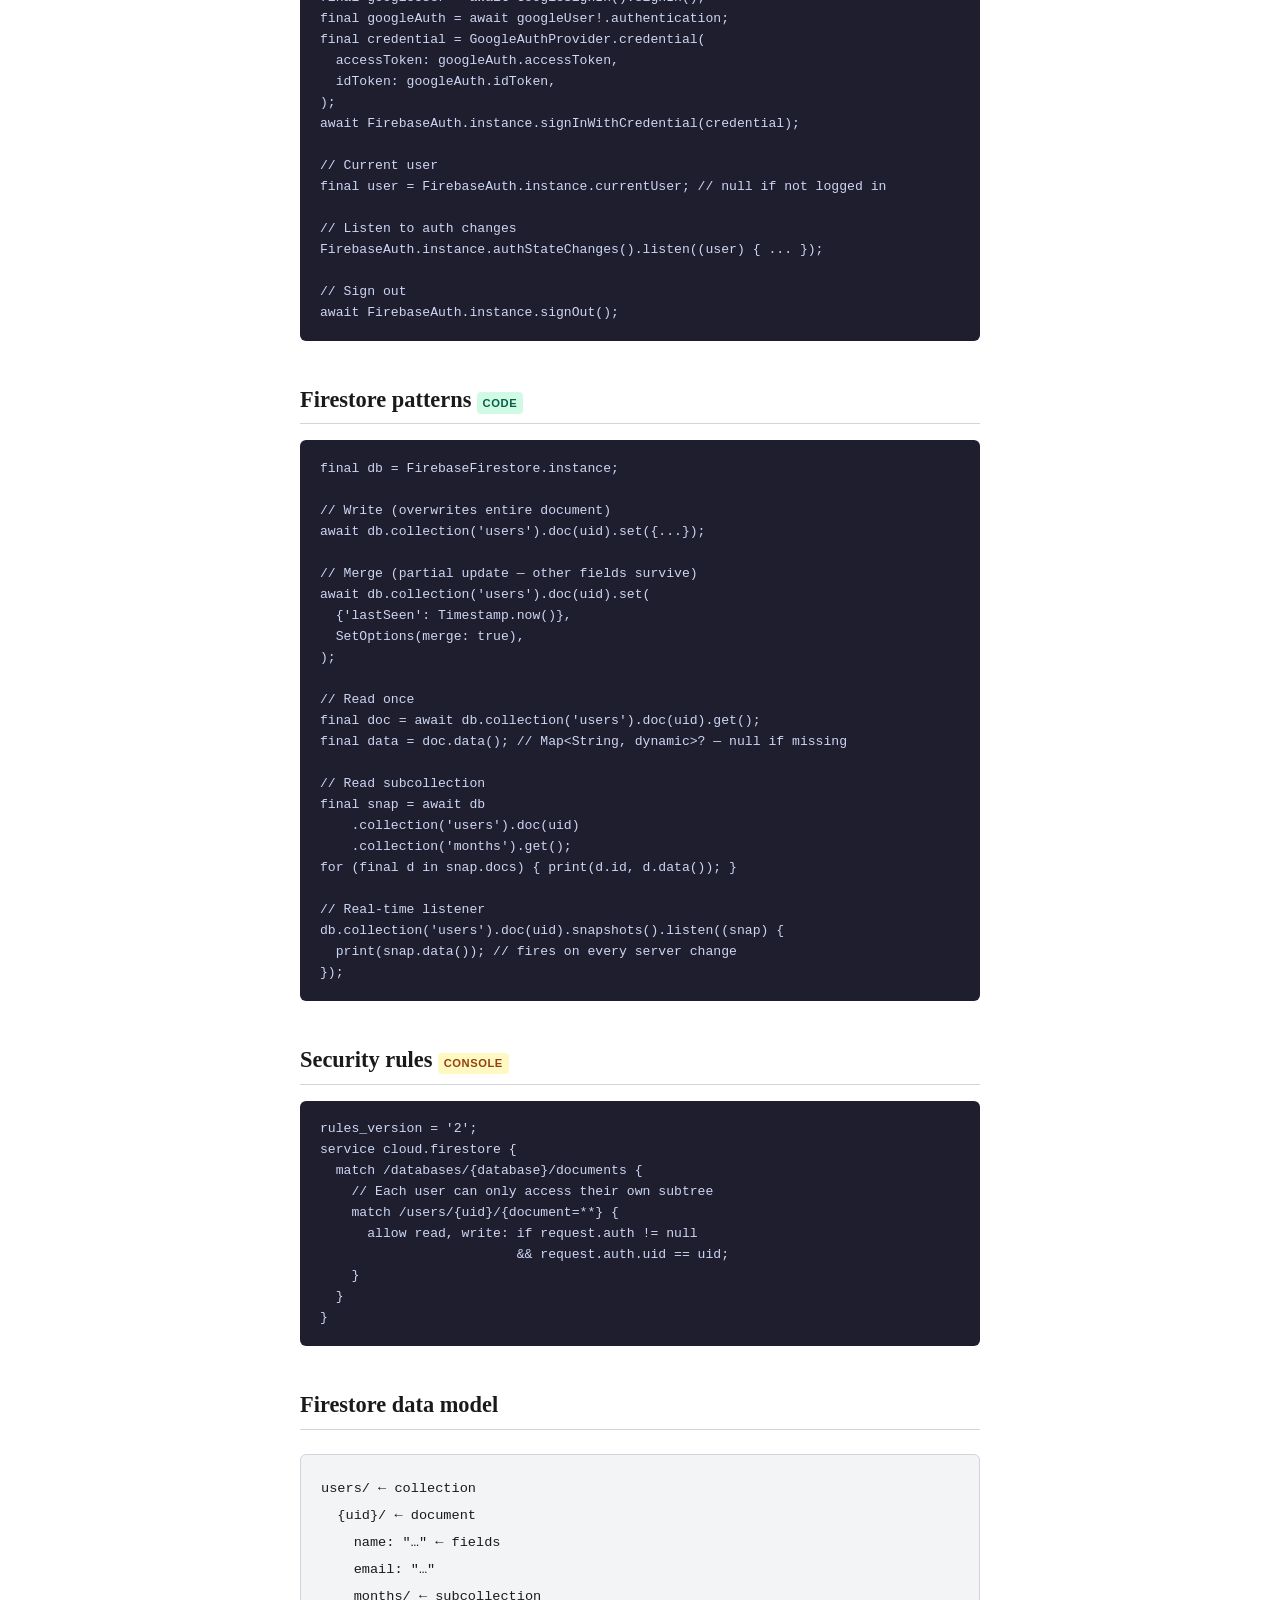
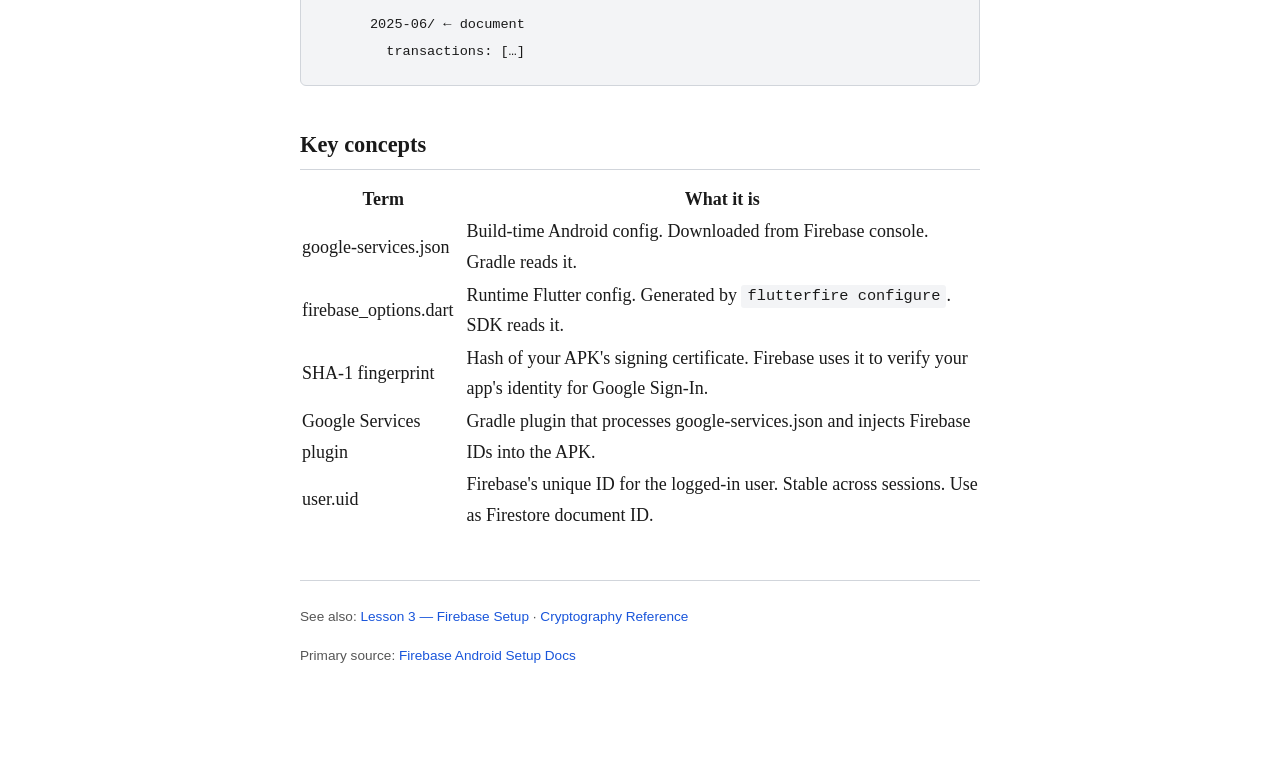
<file: reference/firebase-setup-reference.html>
<!DOCTYPE html>
<html lang="en">
<head>
  <meta charset="UTF-8" />
  <meta name="viewport" content="width=device-width, initial-scale=1.0" />
  <title>Firebase Setup — Cheat Sheet</title>
  <link rel="stylesheet" href="../assets/styles.css" />
  <style>
    .ref-section { margin-bottom: 2rem; }
    .checklist { list-style: none; padding: 0; margin: 0.5rem 0 1rem; }
    .checklist li { padding: 0.3rem 0 0.3rem 1.8rem; position: relative; font-family: var(--font-sans); font-size: 0.9rem; }
    .checklist li::before { content: "☐"; position: absolute; left: 0; color: var(--accent); font-size: 1rem; }
    .tag {
      display: inline-block;
      background: var(--accent-light);
      color: var(--accent);
      font-family: var(--font-sans);
      font-size: 0.7rem;
      font-weight: 700;
      text-transform: uppercase;
      letter-spacing: 0.05em;
      padding: 0.1em 0.5em;
      border-radius: 4px;
      margin-right: 0.4rem;
    }
    .tag.cloud { background: #fef9c3; color: #92400e; }
    .tag.code  { background: var(--success-light); color: var(--success); }
  </style>
</head>
<body>
<div class="lesson-container">

  <div class="lesson-header">
    <div class="lesson-number">Reference · Firebase</div>
    <h1>Firebase Setup Cheat Sheet</h1>
    <p class="lesson-subtitle">One-page reference for new project setup. Print and tick.</p>
  </div>

  <!-- ONE-TIME SETUP -->
  <div class="ref-section">
    <h2>One-time project setup <span class="tag cloud">Cloud</span></h2>
    <ul class="checklist">
      <li><span class="tag cloud">Console</span> Create project at console.firebase.google.com</li>
      <li><span class="tag cloud">Console</span> Add Android app → enter package name → download <code>google-services.json</code> → place in <code>android/app/</code></li>
      <li><span class="tag cloud">Console</span> Authentication → Sign-in method → Google → Enable</li>
      <li><span class="tag cloud">Console</span> Firestore → Create database → choose region</li>
      <li><span class="tag cloud">Console</span> Firestore → Rules → paste security rules (see below)</li>
      <li><span class="tag cloud">Console</span> Project settings → Your apps → Add SHA-1 fingerprint</li>
      <li><span class="tag code">CLI</span> <code>flutterfire configure</code> → generates <code>lib/firebase_options.dart</code></li>
    </ul>

    <p><strong>Get SHA-1 (debug key):</strong></p>
<pre><code>keytool -list -v \
  -keystore ~/.android/debug.keystore \
  -alias androiddebugkey \
  -storepass android -keypass android</code></pre>
  </div>

  <!-- FLUTTER SETUP -->
  <div class="ref-section">
    <h2>Flutter project setup <span class="tag code">Code</span></h2>

    <p><strong>pubspec.yaml</strong></p>
<pre><code>dependencies:
  firebase_core: ^3.0.0
  firebase_auth: ^5.0.0
  cloud_firestore: ^5.0.0
  google_sign_in: ^6.1.0</code></pre>

    <p><strong>android/settings.gradle.kts</strong> — declare plugin:</p>
<pre><code>id("com.google.gms.google-services") version "4.4.2" apply false</code></pre>

    <p><strong>android/app/build.gradle.kts</strong> — apply plugin:</p>
<pre><code>id("com.google.gms.google-services")</code></pre>

    <p><strong>lib/main.dart</strong> — always first:</p>
<pre><code>WidgetsFlutterBinding.ensureInitialized();
await Firebase.initializeApp(
  options: DefaultFirebaseOptions.currentPlatform,
);</code></pre>
  </div>

  <!-- AUTH PATTERN -->
  <div class="ref-section">
    <h2>Auth pattern <span class="tag code">Code</span></h2>

<pre><code>// Sign in (Google)
final googleUser = await GoogleSignIn().signIn();
final googleAuth = await googleUser!.authentication;
final credential = GoogleAuthProvider.credential(
  accessToken: googleAuth.accessToken,
  idToken: googleAuth.idToken,
);
await FirebaseAuth.instance.signInWithCredential(credential);

// Current user
final user = FirebaseAuth.instance.currentUser; // null if not logged in

// Listen to auth changes
FirebaseAuth.instance.authStateChanges().listen((user) { ... });

// Sign out
await FirebaseAuth.instance.signOut();</code></pre>
  </div>

  <!-- FIRESTORE PATTERN -->
  <div class="ref-section">
    <h2>Firestore patterns <span class="tag code">Code</span></h2>

<pre><code>final db = FirebaseFirestore.instance;

// Write (overwrites entire document)
await db.collection('users').doc(uid).set({...});

// Merge (partial update — other fields survive)
await db.collection('users').doc(uid).set(
  {'lastSeen': Timestamp.now()},
  SetOptions(merge: true),
);

// Read once
final doc = await db.collection('users').doc(uid).get();
final data = doc.data(); // Map&lt;String, dynamic&gt;? — null if missing

// Read subcollection
final snap = await db
    .collection('users').doc(uid)
    .collection('months').get();
for (final d in snap.docs) { print(d.id, d.data()); }

// Real-time listener
db.collection('users').doc(uid).snapshots().listen((snap) {
  print(snap.data()); // fires on every server change
});</code></pre>
  </div>

  <!-- SECURITY RULES -->
  <div class="ref-section">
    <h2>Security rules <span class="tag cloud">Console</span></h2>

<pre><code>rules_version = '2';
service cloud.firestore {
  match /databases/{database}/documents {
    // Each user can only access their own subtree
    match /users/{uid}/{document=**} {
      allow read, write: if request.auth != null
                         && request.auth.uid == uid;
    }
  }
}</code></pre>
  </div>

  <!-- DATA MODEL -->
  <div class="ref-section">
    <h2>Firestore data model</h2>
    <div class="diagram" style="text-align:left;line-height:2;">
users/               ← collection<br>
&nbsp;&nbsp;{uid}/           ← document<br>
&nbsp;&nbsp;&nbsp;&nbsp;name: "…"      ← fields<br>
&nbsp;&nbsp;&nbsp;&nbsp;email: "…"<br>
&nbsp;&nbsp;&nbsp;&nbsp;months/        ← subcollection<br>
&nbsp;&nbsp;&nbsp;&nbsp;&nbsp;&nbsp;2025-06/     ← document<br>
&nbsp;&nbsp;&nbsp;&nbsp;&nbsp;&nbsp;&nbsp;&nbsp;transactions: […]
    </div>
  </div>

  <!-- KEY CONCEPTS -->
  <div class="ref-section">
    <h2>Key concepts</h2>
    <table>
      <thead><tr><th>Term</th><th>What it is</th></tr></thead>
      <tbody>
        <tr><td>google-services.json</td><td>Build-time Android config. Downloaded from Firebase console. Gradle reads it.</td></tr>
        <tr><td>firebase_options.dart</td><td>Runtime Flutter config. Generated by <code>flutterfire configure</code>. SDK reads it.</td></tr>
        <tr><td>SHA-1 fingerprint</td><td>Hash of your APK's signing certificate. Firebase uses it to verify your app's identity for Google Sign-In.</td></tr>
        <tr><td>Google Services plugin</td><td>Gradle plugin that processes google-services.json and injects Firebase IDs into the APK.</td></tr>
        <tr><td>user.uid</td><td>Firebase's unique ID for the logged-in user. Stable across sessions. Use as Firestore document ID.</td></tr>
      </tbody>
    </table>
  </div>

  <div class="lesson-footer">
    <p>See also: <a href="../lessons/0003-firebase-setup-complete-picture.html">Lesson 3 — Firebase Setup</a> · <a href="cryptography-reference.html">Cryptography Reference</a></p>
    <p>Primary source: <a href="https://firebase.google.com/docs/android/setup" target="_blank">Firebase Android Setup Docs</a></p>
  </div>

</div>
</body>
</html>
</file>
<file: assets/styles.css>
/* Shared lesson stylesheet — Tufte-inspired, clean, printable */

:root {
  --text: #1a1a1a;
  --muted: #555;
  --accent: #1a56db;
  --accent-light: #ebf2ff;
  --border: #d1d5db;
  --bg: #ffffff;
  --code-bg: #f3f4f6;
  --warn: #7c3aed;
  --warn-light: #f5f3ff;
  --success: #065f46;
  --success-light: #d1fae5;
  --font-body: Georgia, 'Times New Roman', serif;
  --font-mono: 'SF Mono', 'Fira Code', 'Cascadia Code', Consolas, monospace;
  --font-sans: -apple-system, BlinkMacSystemFont, 'Segoe UI', sans-serif;
  --max-width: 680px;
}

*, *::before, *::after { box-sizing: border-box; margin: 0; padding: 0; }

body {
  font-family: var(--font-body);
  font-size: 18px;
  line-height: 1.7;
  color: var(--text);
  background: var(--bg);
  padding: 3rem 1.5rem 6rem;
}

.lesson-container {
  max-width: var(--max-width);
  margin: 0 auto;
}

/* ── Typography ── */
h1 { font-size: 2rem; line-height: 1.2; margin-bottom: 0.25rem; }
h2 { font-size: 1.4rem; margin-top: 2.5rem; margin-bottom: 0.75rem; color: var(--text); border-bottom: 1px solid var(--border); padding-bottom: 0.3rem; }
h3 { font-size: 1.1rem; margin-top: 1.75rem; margin-bottom: 0.5rem; font-family: var(--font-sans); font-weight: 600; }
p  { margin-bottom: 1rem; }
ul, ol { margin: 0.5rem 0 1rem 1.5rem; }
li { margin-bottom: 0.35rem; }
a  { color: var(--accent); text-decoration: none; }
a:hover { text-decoration: underline; }
strong { font-weight: bold; }
em { font-style: italic; }

/* ── Lesson header ── */
.lesson-header { margin-bottom: 2.5rem; }
.lesson-number { font-family: var(--font-sans); font-size: 0.8rem; text-transform: uppercase; letter-spacing: 0.1em; color: var(--muted); margin-bottom: 0.5rem; }
.lesson-subtitle { font-family: var(--font-sans); font-size: 1rem; color: var(--muted); margin-top: 0.25rem; }

/* ── Callout boxes ── */
.callout {
  border-radius: 6px;
  padding: 1rem 1.25rem;
  margin: 1.5rem 0;
  font-family: var(--font-sans);
  font-size: 0.95rem;
}
.callout.key    { background: var(--accent-light); border-left: 4px solid var(--accent); }
.callout.note   { background: var(--warn-light);   border-left: 4px solid var(--warn); }
.callout.win    { background: var(--success-light); border-left: 4px solid #10b981; }
.callout-title  { font-weight: 700; margin-bottom: 0.35rem; font-size: 0.8rem; text-transform: uppercase; letter-spacing: 0.06em; }

/* ── Code ── */
code {
  font-family: var(--font-mono);
  font-size: 0.85em;
  background: var(--code-bg);
  padding: 0.15em 0.4em;
  border-radius: 3px;
}
pre {
  background: #1e1e2e;
  color: #cdd6f4;
  padding: 1.1rem 1.25rem;
  border-radius: 6px;
  overflow-x: auto;
  margin: 1rem 0 1.5rem;
  font-family: var(--font-mono);
  font-size: 0.82rem;
  line-height: 1.6;
}
pre code { background: none; padding: 0; color: inherit; font-size: inherit; }

/* ── Diagrams / visuals ── */
.diagram {
  background: var(--code-bg);
  border: 1px solid var(--border);
  border-radius: 6px;
  padding: 1.25rem;
  margin: 1.5rem 0;
  font-family: var(--font-mono);
  font-size: 0.85rem;
  line-height: 2;
  text-align: center;
  overflow-x: auto;
}

/* ── Quiz component ── */
.quiz { margin: 2rem 0; }
.quiz-question {
  font-family: var(--font-sans);
  font-size: 1rem;
  font-weight: 600;
  margin-bottom: 0.75rem;
}
.quiz-options { list-style: none; margin: 0; padding: 0; }
.quiz-options li {
  margin-bottom: 0.5rem;
}
.quiz-options label {
  display: flex;
  align-items: flex-start;
  gap: 0.6rem;
  cursor: pointer;
  font-family: var(--font-sans);
  font-size: 0.95rem;
  padding: 0.6rem 0.9rem;
  border: 1px solid var(--border);
  border-radius: 6px;
  transition: background 0.1s;
}
.quiz-options label:hover { background: var(--code-bg); }
.quiz-options input[type=radio] { margin-top: 0.2rem; flex-shrink: 0; }
.quiz-feedback {
  display: none;
  margin-top: 0.75rem;
  padding: 0.75rem 1rem;
  border-radius: 6px;
  font-family: var(--font-sans);
  font-size: 0.9rem;
}
.quiz-feedback.correct { background: var(--success-light); color: var(--success); }
.quiz-feedback.incorrect { background: #fee2e2; color: #991b1b; }
.quiz-btn {
  margin-top: 0.75rem;
  padding: 0.5rem 1.25rem;
  background: var(--accent);
  color: white;
  border: none;
  border-radius: 5px;
  font-family: var(--font-sans);
  font-size: 0.9rem;
  cursor: pointer;
}
.quiz-btn:hover { opacity: 0.85; }

/* ── Footer ── */
.lesson-footer {
  margin-top: 3rem;
  padding-top: 1.5rem;
  border-top: 1px solid var(--border);
  font-family: var(--font-sans);
  font-size: 0.85rem;
  color: var(--muted);
}
.lesson-footer a { color: var(--accent); }

/* ── Print ── */
@media print {
  body { padding: 0; }
  .quiz-btn, .quiz-options input { display: none; }
  pre { background: #f3f4f6; color: var(--text); border: 1px solid var(--border); }
}
</file>
